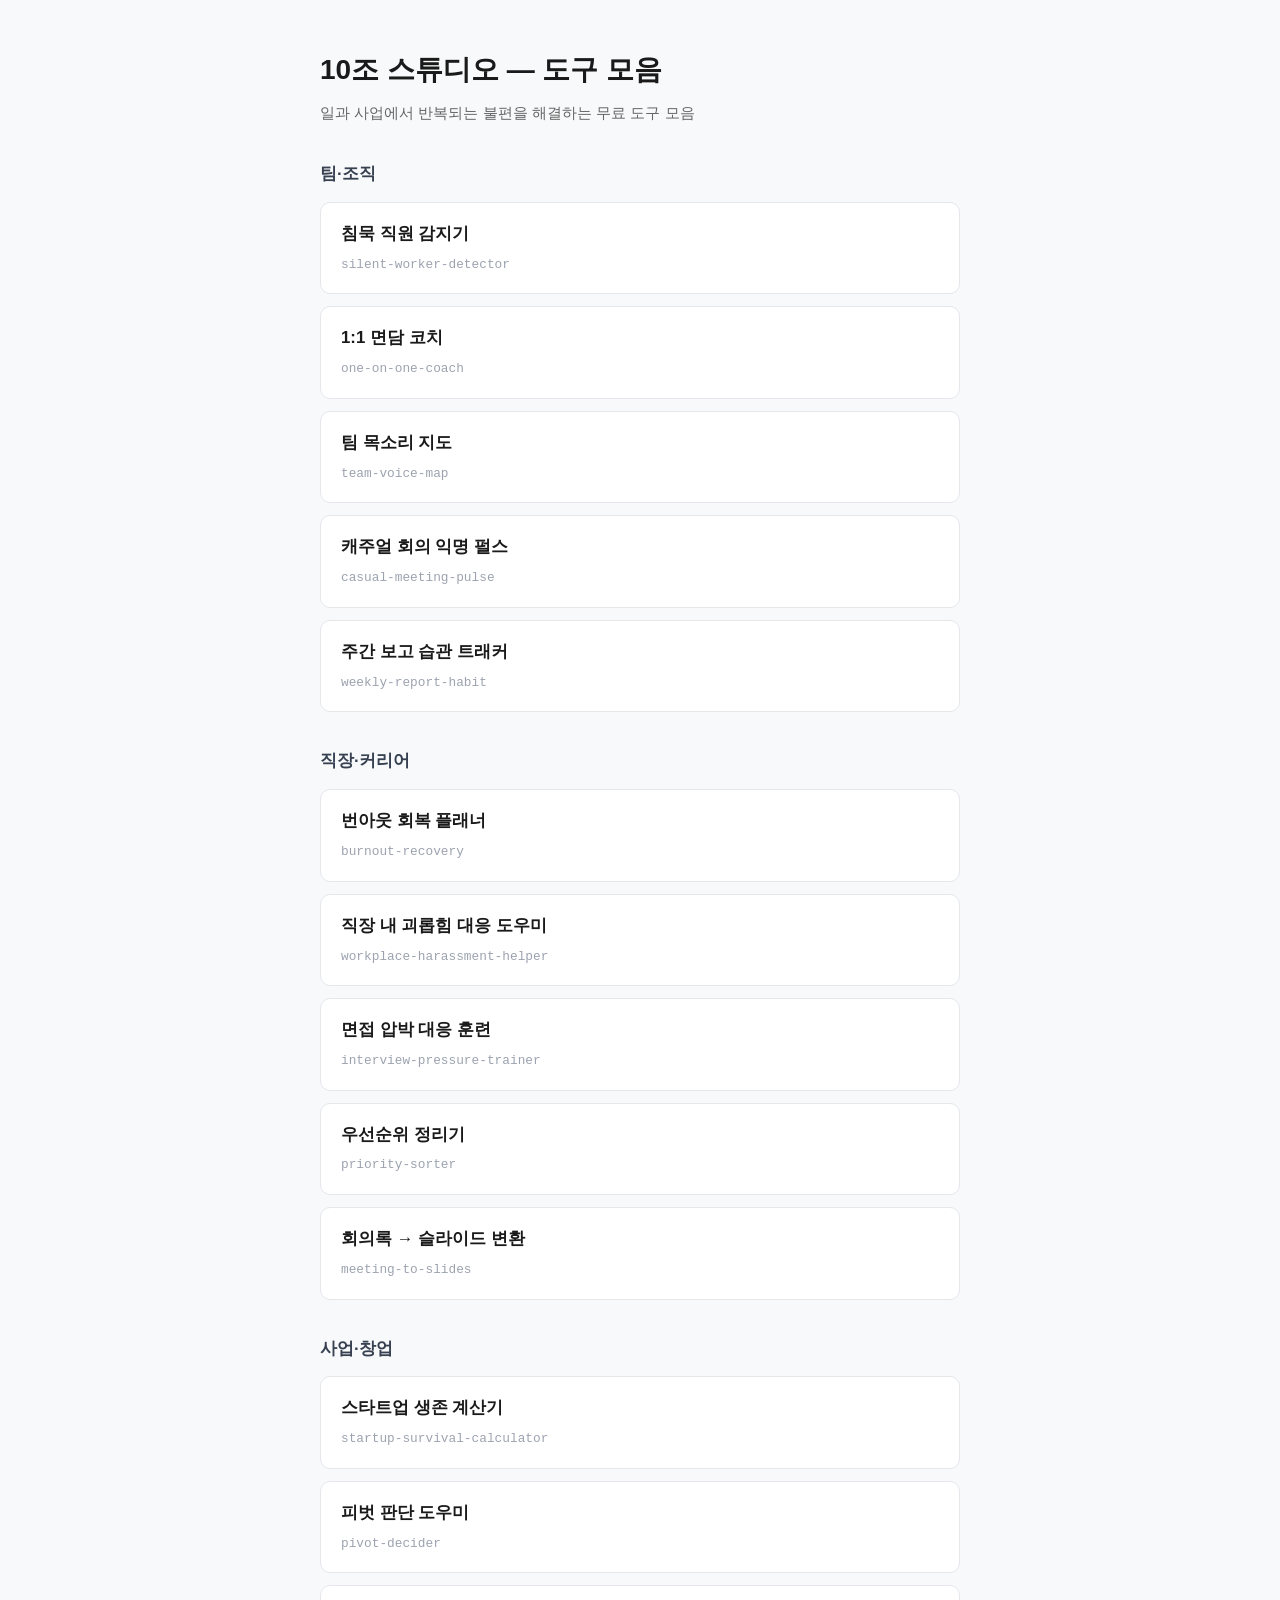
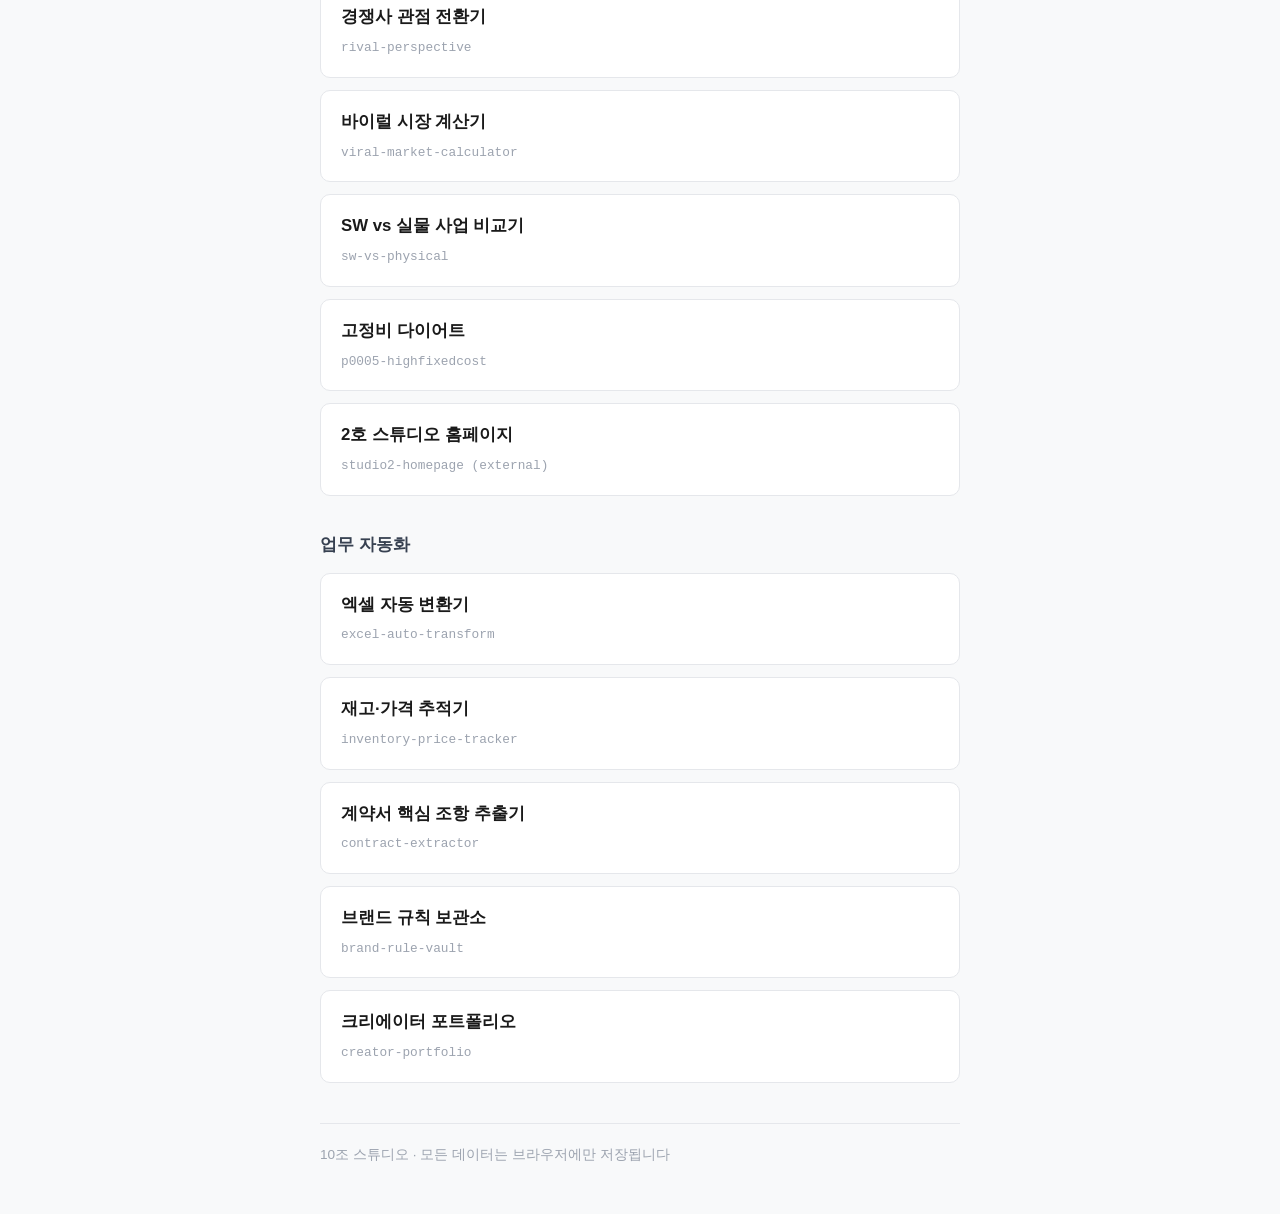
<file: index.html>
<!DOCTYPE html>
<html lang="ko">
<head>
<meta charset="UTF-8">
<meta name="viewport" content="width=device-width, initial-scale=1.0">
<title>10조 스튜디오 — 도구 모음</title>
<style>
  * { box-sizing: border-box; }
  body {
    font-family: -apple-system, BlinkMacSystemFont, "Segoe UI", "Malgun Gothic", sans-serif;
    max-width: 680px; margin: 0 auto; padding: 48px 20px;
    background: #f8f9fa; color: #1a1a1a; line-height: 1.6;
  }
  h1 { font-size: 1.75rem; margin: 0 0 8px; }
  .sub { color: #666; margin: 0 0 32px; font-size: 0.95rem; }
  h2 { font-size: 1.05rem; margin: 36px 0 14px; color: #374151; }
  ul { list-style: none; padding: 0; margin: 0; }
  li { margin: 0 0 12px; }
  a {
    display: block; padding: 18px 20px; background: #fff;
    border: 1px solid #e5e7eb; border-radius: 10px;
    text-decoration: none; color: inherit;
    transition: border-color .15s, box-shadow .15s;
  }
  a:hover { border-color: #2563eb; box-shadow: 0 2px 8px rgba(37,99,235,.12); }
  strong { display: block; font-size: 1.05rem; margin-bottom: 2px; }
  .slug { font-size: 0.8rem; color: #9ca3af; font-family: ui-monospace, monospace; }
  footer { margin-top: 40px; padding-top: 20px; border-top: 1px solid #e5e7eb; font-size: 0.85rem; color: #9ca3af; }
</style>
</head>
<body>
  <h1>10조 스튜디오 — 도구 모음</h1>
  <p class="sub">일과 사업에서 반복되는 불편을 해결하는 무료 도구 모음</p>

  <h2>팀·조직</h2>
  <ul>
      <li><a href="./silent-worker-detector/"><strong>침묵 직원 감지기</strong><span class="slug">silent-worker-detector</span></a></li>
      <li><a href="./one-on-one-coach/"><strong>1:1 면담 코치</strong><span class="slug">one-on-one-coach</span></a></li>
      <li><a href="./team-voice-map/"><strong>팀 목소리 지도</strong><span class="slug">team-voice-map</span></a></li>
      <li><a href="./casual-meeting-pulse/"><strong>캐주얼 회의 익명 펄스</strong><span class="slug">casual-meeting-pulse</span></a></li>
      <li><a href="./weekly-report-habit/"><strong>주간 보고 습관 트래커</strong><span class="slug">weekly-report-habit</span></a></li>
  </ul>

  <h2>직장·커리어</h2>
  <ul>
      <li><a href="./burnout-recovery/"><strong>번아웃 회복 플래너</strong><span class="slug">burnout-recovery</span></a></li>
      <li><a href="./workplace-harassment-helper/"><strong>직장 내 괴롭힘 대응 도우미</strong><span class="slug">workplace-harassment-helper</span></a></li>
      <li><a href="./interview-pressure-trainer/"><strong>면접 압박 대응 훈련</strong><span class="slug">interview-pressure-trainer</span></a></li>
      <li><a href="./priority-sorter/"><strong>우선순위 정리기</strong><span class="slug">priority-sorter</span></a></li>
      <li><a href="./meeting-to-slides/"><strong>회의록 → 슬라이드 변환</strong><span class="slug">meeting-to-slides</span></a></li>
  </ul>

  <h2>사업·창업</h2>
  <ul>
      <li><a href="./startup-survival-calculator/"><strong>스타트업 생존 계산기</strong><span class="slug">startup-survival-calculator</span></a></li>
      <li><a href="./pivot-decider/"><strong>피벗 판단 도우미</strong><span class="slug">pivot-decider</span></a></li>
      <li><a href="./rival-perspective/"><strong>경쟁사 관점 전환기</strong><span class="slug">rival-perspective</span></a></li>
      <li><a href="./viral-market-calculator/"><strong>바이럴 시장 계산기</strong><span class="slug">viral-market-calculator</span></a></li>
      <li><a href="./sw-vs-physical/"><strong>SW vs 실물 사업 비교기</strong><span class="slug">sw-vs-physical</span></a></li>
      <li><a href="./p0005-highfixedcost/"><strong>고정비 다이어트</strong><span class="slug">p0005-highfixedcost</span></a></li>
      <li><a href="https://tttd1us-design.github.io/studio2-homepage/"><strong>2호 스튜디오 홈페이지</strong><span class="slug">studio2-homepage (external)</span></a></li>
  </ul>

  <h2>업무 자동화</h2>
  <ul>
      <li><a href="./excel-auto-transform/"><strong>엑셀 자동 변환기</strong><span class="slug">excel-auto-transform</span></a></li>
      <li><a href="./inventory-price-tracker/"><strong>재고·가격 추적기</strong><span class="slug">inventory-price-tracker</span></a></li>
      <li><a href="./contract-extractor/"><strong>계약서 핵심 조항 추출기</strong><span class="slug">contract-extractor</span></a></li>
      <li><a href="./brand-rule-vault/"><strong>브랜드 규칙 보관소</strong><span class="slug">brand-rule-vault</span></a></li>
      <li><a href="./creator-portfolio/"><strong>크리에이터 포트폴리오</strong><span class="slug">creator-portfolio</span></a></li>
  </ul>

  <footer>10조 스튜디오 · 모든 데이터는 브라우저에만 저장됩니다</footer>
</body>
</html>
</file>
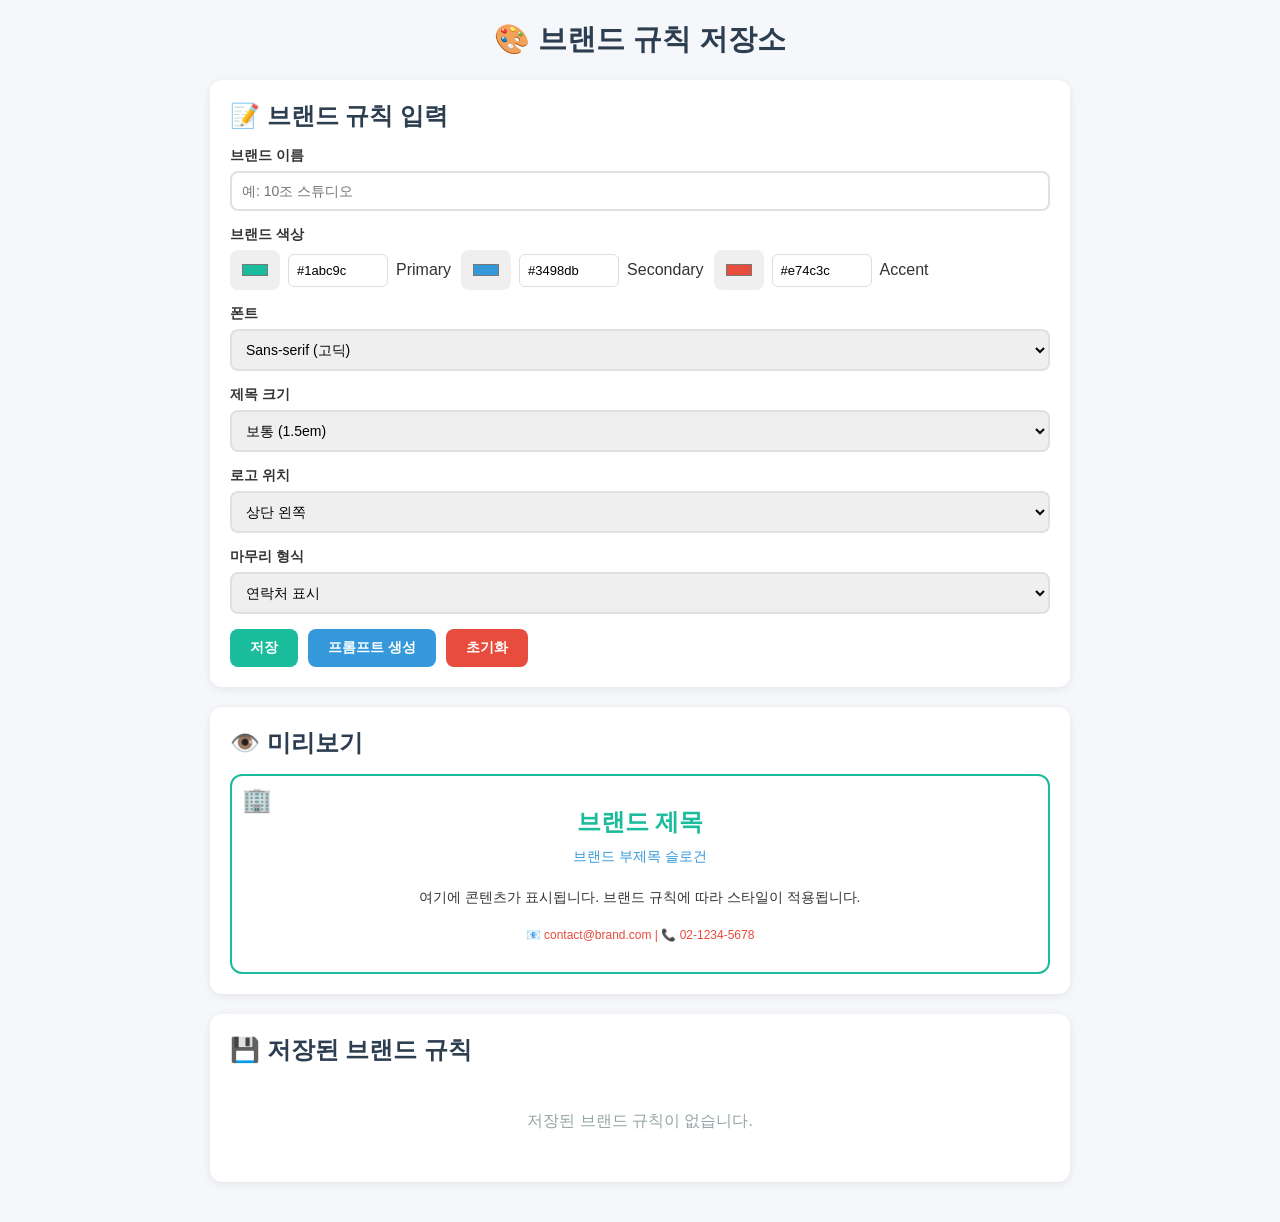
<file: brand-rule-vault/index.html>
<!DOCTYPE html>
<html lang="ko">
<head>
<meta charset="UTF-8">
<meta name="viewport" content="width=device-width, initial-scale=1.0">
<title>브랜드 규칙 저장소</title>
<style>
* { margin: 0; padding: 0; box-sizing: border-box; }
body { font-family: -apple-system, BlinkMacSystemFont, 'Segoe UI', Roboto, sans-serif; background: #f5f7fa; color: #333; min-height: 100vh; }
.container { max-width: 900px; margin: 0 auto; padding: 20px; }
h1 { text-align: center; margin-bottom: 20px; color: #2c3e50; font-size: 1.8em; }
.section { background: #fff; border-radius: 12px; padding: 20px; margin-bottom: 20px; box-shadow: 0 2px 8px rgba(0,0,0,0.08); }
.section h2 { margin-bottom: 15px; color: #2c3e50; }
.form-group { margin-bottom: 15px; }
.form-group label { display: block; margin-bottom: 6px; font-weight: 600; font-size: 14px; }
.form-group input, .form-group select, .form-group textarea { width: 100%; padding: 10px; border: 2px solid #e0e0e0; border-radius: 8px; font-size: 14px; }
.form-group input:focus, .form-group select:focus, .form-group textarea:focus { outline: none; border-color: #1abc9c; }
.color-row { display: flex; gap: 10px; align-items: center; flex-wrap: wrap; }
.color-input { display: flex; align-items: center; gap: 8px; }
.color-input input[type="color"] { width: 50px; height: 40px; border: none; border-radius: 8px; cursor: pointer; }
.color-input input[type="text"] { width: 100px; padding: 8px; border: 1px solid #ddd; border-radius: 6px; font-size: 13px; }
.btn { padding: 10px 20px; border: none; border-radius: 8px; cursor: pointer; font-size: 14px; font-weight: 600; transition: all 0.2s; }
.btn-primary { background: #1abc9c; color: #fff; }
.btn-primary:hover { background: #16a085; }
.btn-secondary { background: #3498db; color: #fff; }
.btn-secondary:hover { background: #2980b9; }
.btn-danger { background: #e74c3c; color: #fff; }
.btn-danger:hover { background: #c0392b; }
.btn-group { display: flex; gap: 10px; margin-top: 12px; flex-wrap: wrap; }
.preview-section { background: #fff; border-radius: 12px; padding: 20px; margin-bottom: 20px; box-shadow: 0 2px 8px rgba(0,0,0,0.08); }
.preview-section h2 { margin-bottom: 15px; color: #2c3e50; }
.brand-preview { border: 2px solid #ecf0f1; border-radius: 12px; padding: 30px; text-align: center; position: relative; min-height: 200px; }
.preview-title { font-weight: 700; margin-bottom: 10px; }
.preview-subtitle { font-size: 14px; margin-bottom: 20px; }
.preview-content { font-size: 14px; line-height: 1.6; }
.preview-logo { position: absolute; font-size: 24px; }
.preview-footer { margin-top: 20px; font-size: 12px; }
.saved-list { background: #fff; border-radius: 12px; padding: 20px; margin-bottom: 20px; box-shadow: 0 2px 8px rgba(0,0,0,0.08); }
.saved-list h2 { margin-bottom: 15px; color: #2c3e50; }
.saved-item { display: flex; align-items: center; justify-content: space-between; padding: 12px; border-bottom: 1px solid #f0f0f0; }
.saved-item:last-child { border-bottom: none; }
.saved-item-name { font-weight: 600; font-size: 14px; }
.saved-item-date { font-size: 12px; color: #95a5a6; }
.saved-item-actions { display: flex; gap: 8px; }
.saved-item-actions button { padding: 6px 12px; font-size: 12px; }
.prompt-output { background: #2c3e50; color: #ecf0f1; padding: 15px; border-radius: 8px; font-family: 'Courier New', monospace; font-size: 13px; white-space: pre-wrap; max-height: 300px; overflow-y: auto; }
.empty-state { text-align: center; padding: 30px; color: #95a5a6; }
@media (max-width: 600px) { .container { padding: 10px; } h1 { font-size: 1.4em; } .btn-group { flex-direction: column; } .btn { width: 100%; } .color-row { flex-direction: column; } }
</style>
</head>
<body>
<div class="container">
<h1>🎨 브랜드 규칙 저장소</h1>

<div class="section">
<h2>📝 브랜드 규칙 입력</h2>
<div class="form-group">
<label for="brandName">브랜드 이름</label>
<input type="text" id="brandName" placeholder="예: 10조 스튜디오">
</div>
<div class="form-group">
<label>브랜드 색상</label>
<div class="color-row">
<div class="color-input">
<input type="color" id="primaryColor" value="#1abc9c" onchange="updatePreview()">
<input type="text" id="primaryColorText" value="#1abc9c" onchange="syncColor('primary')">
<span>Primary</span>
</div>
<div class="color-input">
<input type="color" id="secondaryColor" value="#3498db" onchange="updatePreview()">
<input type="text" id="secondaryColorText" value="#3498db" onchange="syncColor('secondary')">
<span>Secondary</span>
</div>
<div class="color-input">
<input type="color" id="accentColor" value="#e74c3c" onchange="updatePreview()">
<input type="text" id="accentColorText" value="#e74c3c" onchange="syncColor('accent')">
<span>Accent</span>
</div>
</div>
</div>
<div class="form-group">
<label for="fontFamily">폰트</label>
<select id="fontFamily" onchange="updatePreview()">
<option value="sans-serif">Sans-serif (고딕)</option>
<option value="serif">Serif (명조)</option>
<option value="'Courier New', monospace">Monospace</option>
<option value="'Segoe UI', sans-serif">Segoe UI</option>
<option value="'Apple SD Gothic Neo', sans-serif">Apple SD Gothic</option>
</select>
</div>
<div class="form-group">
<label for="titleSize">제목 크기</label>
<select id="titleSize" onchange="updatePreview()">
<option value="1.5em">보통 (1.5em)</option>
<option value="2em">큰 (2em)</option>
<option value="2.5em">아주 큰 (2.5em)</option>
<option value="1.2em">작은 (1.2em)</option>
</select>
</div>
<div class="form-group">
<label for="logoPosition">로고 위치</label>
<select id="logoPosition" onchange="updatePreview()">
<option value="top-left">상단 왼쪽</option>
<option value="top-center">상단 중앙</option>
<option value="top-right">상단 오른쪽</option>
<option value="bottom-left">하단 왼쪽</option>
<option value="bottom-center">하단 중앙</option>
<option value="bottom-right">하단 오른쪽</option>
</select>
</div>
<div class="form-group">
<label for="endingStyle">마무리 형식</label>
<select id="endingStyle" onchange="updatePreview()">
<option value="contact">연락처 표시</option>
<option value="slogan">슬로건 표시</option>
<option value="social">소셜 미디어 링크</option>
<option value="none">없음</option>
</select>
</div>
<div class="btn-group">
<button class="btn btn-primary" onclick="saveBrand()">저장</button>
<button class="btn btn-secondary" onclick="generatePrompt()">프롬프트 생성</button>
<button class="btn btn-danger" onclick="clearForm()">초기화</button>
</div>
</div>

<div class="preview-section">
<h2>👁️ 미리보기</h2>
<div class="brand-preview" id="brandPreview">
<div class="preview-logo" id="previewLogo">🏢</div>
<div class="preview-title" id="previewTitle">브랜드 제목</div>
<div class="preview-subtitle" id="previewSubtitle">브랜드 부제목</div>
<div class="preview-content" id="previewContent">여기에 콘텐츠가 표시됩니다.</div>
<div class="preview-footer" id="previewFooter">© 2026 브랜드. All rights reserved.</div>
</div>
</div>

<div class="section" id="promptSection" style="display:none;">
<h2>🤖 AI에게 붙여넣을 프롬프트</h2>
<div class="prompt-output" id="promptOutput"></div>
<div class="btn-group">
<button class="btn btn-primary" onclick="copyPrompt()">클립보드 복사</button>
</div>
</div>

<div class="saved-list" id="savedList">
<h2>💾 저장된 브랜드 규칙</h2>
<div id="savedListContainer"></div>
</div>
</div>

<script>
const STORAGE_KEY = 'brand-rule-vault-sets';

function loadBrands() {
try { return JSON.parse(localStorage.getItem(STORAGE_KEY)) || []; }
catch { return []; }
}

function saveBrands(brands) {
localStorage.setItem(STORAGE_KEY, JSON.stringify(brands));
}

function saveBrand() {
const name = document.getElementById('brandName').value.trim();
if (!name) { alert('브랜드 이름을 입력해주세요.'); return; }

const brand = {
id: Date.now(),
name: name,
primaryColor: document.getElementById('primaryColor').value,
secondaryColor: document.getElementById('secondaryColor').value,
accentColor: document.getElementById('accentColor').value,
fontFamily: document.getElementById('fontFamily').value,
titleSize: document.getElementById('titleSize').value,
logoPosition: document.getElementById('logoPosition').value,
endingStyle: document.getElementById('endingStyle').value,
createdAt: new Date().toLocaleString('ko-KR')
};

const brands = loadBrands();
brands.push(brand);
saveBrands(brands);
renderSavedList();
alert(`"${name}" 브랜드가 저장되었습니다!`);
}

function deleteBrand(id) {
if (!confirm('이 브랜드 규칙을 삭제하시겠습니까?')) return;
const brands = loadBrands().filter(b => b.id !== id);
saveBrands(brands);
renderSavedList();
}

function loadBrand(id) {
const brand = loadBrands().find(b => b.id === id);
if (!brand) return;

document.getElementById('brandName').value = brand.name;
document.getElementById('primaryColor').value = brand.primaryColor;
document.getElementById('primaryColorText').value = brand.primaryColor;
document.getElementById('secondaryColor').value = brand.secondaryColor;
document.getElementById('secondaryColorText').value = brand.secondaryColor;
document.getElementById('accentColor').value = brand.accentColor;
document.getElementById('accentColorText').value = brand.accentColor;
document.getElementById('fontFamily').value = brand.fontFamily;
document.getElementById('titleSize').value = brand.titleSize;
document.getElementById('logoPosition').value = brand.logoPosition;
document.getElementById('endingStyle').value = brand.endingStyle;

updatePreview();
}

function updatePreview() {
const primary = document.getElementById('primaryColor').value;
const secondary = document.getElementById('secondaryColor').value;
const accent = document.getElementById('accentColor').value;
const fontFamily = document.getElementById('fontFamily').value;
const titleSize = document.getElementById('titleSize').value;
const logoPosition = document.getElementById('logoPosition').value;
const endingStyle = document.getElementById('endingStyle').value;
const brandName = document.getElementById('brandName').value || '브랜드 제목';

const preview = document.getElementById('brandPreview');
preview.style.fontFamily = fontFamily;
preview.style.borderColor = primary;

document.getElementById('previewTitle').textContent = brandName;
document.getElementById('previewTitle').style.fontSize = titleSize;
document.getElementById('previewTitle').style.color = primary;

document.getElementById('previewSubtitle').textContent = '브랜드 부제목 슬로건';
document.getElementById('previewSubtitle').style.color = secondary;

document.getElementById('previewContent').textContent = '여기에 콘텐츠가 표시됩니다. 브랜드 규칙에 따라 스타일이 적용됩니다.';
document.getElementById('previewContent').style.color = '#333';

// Logo position
const logo = document.getElementById('previewLogo');
const positions = {
'top-left': { top: '10px', left: '10px' },
'top-center': { top: '10px', left: '50%', transform: 'translateX(-50%)' },
'top-right': { top: '10px', right: '10px' },
'bottom-left': { bottom: '10px', left: '10px' },
'bottom-center': { bottom: '10px', left: '50%', transform: 'translateX(-50%)' },
'bottom-right': { bottom: '10px', right: '10px' }
};
const pos = positions[logoPosition] || positions['top-left'];
logo.style.top = pos.top || 'auto';
logo.style.left = pos.left || 'auto';
logo.style.right = pos.right || 'auto';
logo.style.bottom = pos.bottom || 'auto';
logo.style.transform = pos.transform || 'none';

// Footer
const footer = document.getElementById('previewFooter');
if (endingStyle === 'contact') {
footer.textContent = '📧 contact@brand.com | 📞 02-1234-5678';
} else if (endingStyle === 'slogan') {
footer.textContent = '"우리의 슬로건을 여기에 입력하세요"';
} else if (endingStyle === 'social') {
footer.textContent = '🐦 Twitter | 📘 Instagram | 💼 LinkedIn';
} else {
footer.textContent = '© 2026 브랜드. All rights reserved.';
}
footer.style.color = accent;
}

function syncColor(type) {
const textInput = document.getElementById(type + 'ColorText');
const colorInput = document.getElementById(type + 'Color');
colorInput.value = textInput.value;
updatePreview();
}

function generatePrompt() {
const name = document.getElementById('brandName').value.trim() || '브랜드';
const primary = document.getElementById('primaryColor').value;
const secondary = document.getElementById('secondaryColor').value;
const accent = document.getElementById('accentColor').value;
const fontFamily = document.getElementById('fontFamily').value;
const titleSize = document.getElementById('titleSize').value;
const logoPosition = document.getElementById('logoPosition').value;
const endingStyle = document.getElementById('endingStyle').value;

const fontLabel = {
'sans-serif': '고딕체',
'serif': '명조체',
"'Courier New', monospace": "고정폭 글꼴",
"'Segoe UI', sans-serif": "Segoe UI",
"'Apple SD Gothic Neo', sans-serif": "Apple SD Gothic Neo"
};

const positionLabel = {
'top-left': '상단 왼쪽',
'top-center': '상단 중앙',
'top-right': '상단 오른쪽',
'bottom-left': '하단 왼쪽',
'bottom-center': '하단 중앙',
'bottom-right': '하단 오른쪽'
};

const endingLabel = {
'contact': '연락처 표시',
'slogan': '슬로건 표시',
'social': '소셜 미디어 링크 표시',
'none': '표시 없음'
};

const prompt = `[${name} 브랜드 디자인 가이드]

## 색상
- Primary: ${primary} (제목, 강조 요소)
- Secondary: ${secondary} (부제목, 보조 요소)
- Accent: ${accent} (마무리 요소, 경고)

## 타이포그래피
- 폰트: ${fontLabel[fontFamily] || fontFamily}
- 제목 크기: ${titleSize}

## 레이아웃
- 로고 위치: ${positionLabel[logoPosition] || logoPosition}
- 마무리 형식: ${endingLabel[endingStyle] || endingStyle}

## 적용 규칙
1. 제목은 Primary 색상, ${titleSize} 크기 사용
2. 부제목은 Secondary 색상 사용
3. 모든 텍스트는 ${fontLabel[fontFamily] || fontFamily} 폰트 사용
4. 로고는 ${positionLabel[logoPosition] || logoPosition}에 배치
5. 마무리 영역은 ${endingLabel[endingStyle] || endingStyle} 형식으로 표시

이 규칙을 모든 발표자료, 문서, 웹 페이지에 일관되게 적용해주세요.`;

document.getElementById('promptOutput').textContent = prompt;
document.getElementById('promptSection').style.display = 'block';
}

function copyPrompt() {
const text = document.getElementById('promptOutput').textContent;
if (!text) { alert('프롬프트를 먼저 생성해주세요.'); return; }
navigator.clipboard.writeText(text).then(() => {
alert('클립보드에 복사되었습니다!');
}).catch(() => {
const textarea = document.createElement('textarea');
textarea.value = text;
document.body.appendChild(textarea);
textarea.select();
document.execCommand('copy');
document.body.removeChild(textarea);
alert('클립보드에 복사되었습니다!');
});
}

function renderSavedList() {
const brands = loadBrands();
const container = document.getElementById('savedListContainer');
if (brands.length === 0) {
container.innerHTML = '<div class="empty-state">저장된 브랜드 규칙이 없습니다.</div>';
return;
}
container.innerHTML = brands.map(b => `
<div class="saved-item">
<div>
<div class="saved-item-name">${escapeHtml(b.name)}</div>
<div class="saved-item-date">${b.createdAt}</div>
</div>
<div class="saved-item-actions">
<button class="btn btn-secondary" onclick="loadBrand(${b.id})">불러오기</button>
<button class="btn btn-danger" onclick="deleteBrand(${b.id})">삭제</button>
</div>
</div>
`).join('');
}

function clearForm() {
document.getElementById('brandName').value = '';
document.getElementById('primaryColor').value = '#1abc9c';
document.getElementById('primaryColorText').value = '#1abc9c';
document.getElementById('secondaryColor').value = '#3498db';
document.getElementById('secondaryColorText').value = '#3498db';
document.getElementById('accentColor').value = '#e74c3c';
document.getElementById('accentColorText').value = '#e74c3c';
document.getElementById('fontFamily').value = 'sans-serif';
document.getElementById('titleSize').value = '1.5em';
document.getElementById('logoPosition').value = 'top-left';
document.getElementById('endingStyle').value = 'contact';
document.getElementById('promptSection').style.display = 'none';
updatePreview();
}

function escapeHtml(text) {
const div = document.createElement('div');
div.textContent = text;
return div.innerHTML;
}

// Initialize
updatePreview();
renderSavedList();
</script>
</body>
</html>
</file>
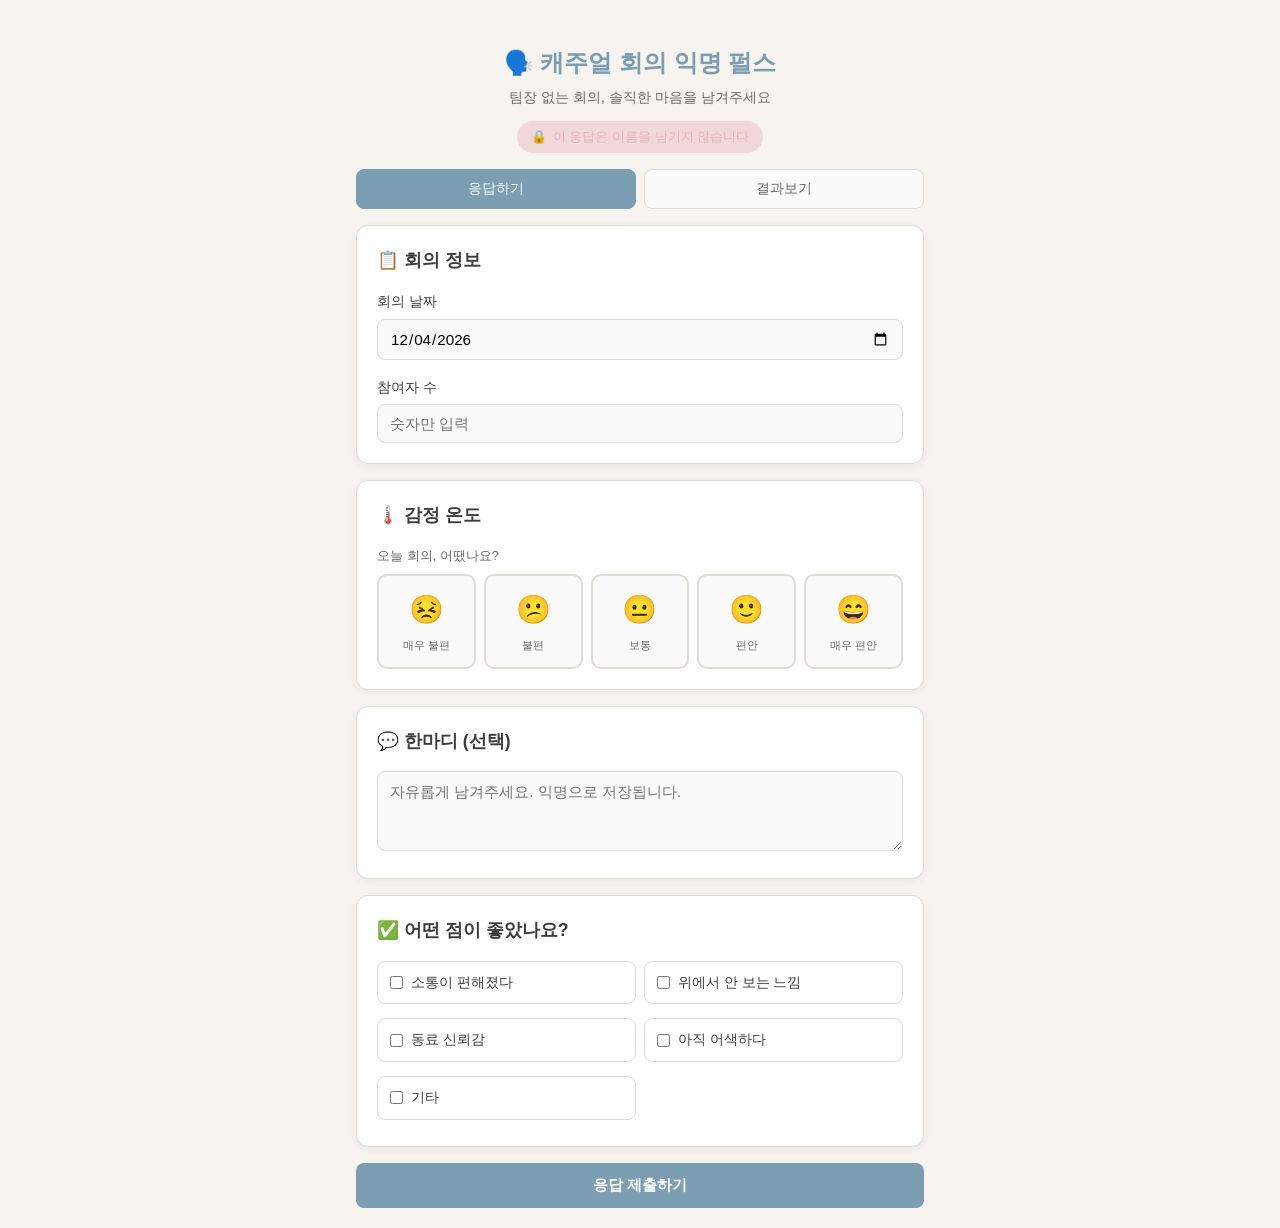
<file: casual-meeting-pulse/index.html>
<!DOCTYPE html>
<html lang="ko">
<head>
<meta charset="UTF-8">
<meta name="viewport" content="width=device-width, initial-scale=1.0">
<title>캐주얼 회의 익명 펄스</title>
<style>
  :root {
    --bg: #f7f4ef;
    --card: #ffffff;
    --primary: #7c9eb2;
    --primary-light: #a8c4d4;
    --accent: #e8b4b8;
    --accent-light: #f2d7d9;
    --text: #3d3d3d;
    --text-light: #6b6b6b;
    --border: #e0dcd5;
    --success: #8fbc8f;
    --warning: #daa520;
    --danger: #cd5c5c;
    --radius: 12px;
    --shadow: 0 2px 8px rgba(0,0,0,0.06);
  }

  * {
    margin: 0;
    padding: 0;
    box-sizing: border-box;
  }

  body {
    font-family: -apple-system, BlinkMacSystemFont, 'Segoe UI', 'Noto Sans KR', sans-serif;
    background: var(--bg);
    color: var(--text);
    line-height: 1.6;
    min-height: 100vh;
  }

  .container {
    max-width: 600px;
    margin: 0 auto;
    padding: 20px 16px;
  }

  header {
    text-align: center;
    padding: 24px 0 16px;
  }

  header h1 {
    font-size: 1.5rem;
    font-weight: 700;
    color: var(--primary);
    margin-bottom: 4px;
  }

  header p {
    font-size: 0.875rem;
    color: var(--text-light);
  }

  .anonymous-badge {
    display: inline-flex;
    align-items: center;
    gap: 6px;
    background: var(--accent-light);
    color: var(--accent);
    padding: 6px 14px;
    border-radius: 20px;
    font-size: 0.8rem;
    font-weight: 500;
    margin-top: 12px;
  }

  .card {
    background: var(--card);
    border-radius: var(--radius);
    padding: 20px;
    margin-bottom: 16px;
    box-shadow: var(--shadow);
    border: 1px solid var(--border);
  }

  .card h2 {
    font-size: 1.1rem;
    font-weight: 600;
    margin-bottom: 16px;
    color: var(--text);
  }

  .form-group {
    margin-bottom: 16px;
  }

  .form-group:last-child {
    margin-bottom: 0;
  }

  label {
    display: block;
    font-size: 0.875rem;
    font-weight: 500;
    margin-bottom: 6px;
    color: var(--text);
  }

  input[type="date"],
  input[type="number"],
  textarea {
    width: 100%;
    padding: 10px 12px;
    border: 1px solid var(--border);
    border-radius: 8px;
    font-size: 0.95rem;
    font-family: inherit;
    background: #fafafa;
    transition: border-color 0.2s;
  }

  input[type="date"]:focus,
  input[type="number"]:focus,
  textarea:focus {
    outline: none;
    border-color: var(--primary);
    background: #fff;
  }

  textarea {
    resize: vertical;
    min-height: 80px;
  }

  .emoji-select {
    display: flex;
    gap: 8px;
    justify-content: space-between;
    margin-top: 8px;
  }

  .emoji-option {
    flex: 1;
    display: flex;
    flex-direction: column;
    align-items: center;
    padding: 12px 4px;
    border: 2px solid var(--border);
    border-radius: 10px;
    cursor: pointer;
    transition: all 0.2s;
    background: #fafafa;
  }

  .emoji-option:hover {
    border-color: var(--primary-light);
    background: #f0f7fa;
  }

  .emoji-option.selected {
    border-color: var(--primary);
    background: #e8f4f8;
  }

  .emoji-option .emoji {
    font-size: 1.75rem;
    margin-bottom: 4px;
  }

  .emoji-option .label {
    font-size: 0.7rem;
    color: var(--text-light);
    text-align: center;
  }

  .category-grid {
    display: grid;
    grid-template-columns: 1fr 1fr;
    gap: 8px;
  }

  .category-item {
    display: flex;
    align-items: center;
    gap: 8px;
    padding: 10px 12px;
    border: 1px solid var(--border);
    border-radius: 8px;
    cursor: pointer;
    transition: all 0.2s;
    font-size: 0.85rem;
  }

  .category-item:hover {
    border-color: var(--primary-light);
  }

  .category-item.checked {
    border-color: var(--primary);
    background: #e8f4f8;
  }

  .category-item input[type="checkbox"] {
    accent-color: var(--primary);
  }

  .btn {
    display: inline-flex;
    align-items: center;
    justify-content: center;
    gap: 8px;
    width: 100%;
    padding: 12px 20px;
    border: none;
    border-radius: 8px;
    font-size: 0.95rem;
    font-weight: 600;
    cursor: pointer;
    transition: all 0.2s;
    font-family: inherit;
  }

  .btn-primary {
    background: var(--primary);
    color: #fff;
  }

  .btn-primary:hover {
    background: #6a8ca0;
  }

  .btn-danger {
    background: var(--danger);
    color: #fff;
    font-size: 0.85rem;
    padding: 8px 16px;
    width: auto;
  }

  .btn-danger:hover {
    background: #b84a4a;
  }

  .btn-secondary {
    background: var(--border);
    color: var(--text);
    font-size: 0.85rem;
    padding: 8px 16px;
    width: auto;
  }

  .btn-secondary:hover {
    background: #d0ccc5;
  }

  /* Dashboard */
  .stats-grid {
    display: grid;
    grid-template-columns: 1fr 1fr;
    gap: 12px;
    margin-bottom: 16px;
  }

  .stat-box {
    background: #f8f9fa;
    border-radius: 10px;
    padding: 16px;
    text-align: center;
  }

  .stat-value {
    font-size: 2rem;
    font-weight: 700;
    color: var(--primary);
  }

  .stat-label {
    font-size: 0.8rem;
    color: var(--text-light);
    margin-top: 4px;
  }

  .chart-container {
    margin-top: 12px;
  }

  .chart-bar {
    display: flex;
    align-items: center;
    gap: 10px;
    margin-bottom: 10px;
  }

  .chart-label {
    width: 100px;
    font-size: 0.8rem;
    color: var(--text-light);
    text-align: right;
    flex-shrink: 0;
  }

  .chart-track {
    flex: 1;
    height: 24px;
    background: #f0f0f0;
    border-radius: 12px;
    overflow: hidden;
    position: relative;
  }

  .chart-fill {
    height: 100%;
    border-radius: 12px;
    transition: width 0.5s ease;
    display: flex;
    align-items: center;
    justify-content: flex-end;
    padding-right: 8px;
  }

  .chart-count {
    font-size: 0.75rem;
    font-weight: 600;
    color: #fff;
    min-width: 16px;
  }

  .chart-count-outside {
    font-size: 0.75rem;
    font-weight: 600;
    color: var(--text-light);
    min-width: 20px;
  }

  .response-list {
    margin-top: 12px;
  }

  .response-item {
    background: #f8f9fa;
    border-radius: 8px;
    padding: 12px;
    margin-bottom: 8px;
    border-left: 3px solid var(--primary-light);
  }

  .response-item .response-header {
    display: flex;
    justify-content: space-between;
    align-items: center;
    margin-bottom: 6px;
  }

  .response-item .response-emoji {
    font-size: 1.25rem;
  }

  .response-item .response-date {
    font-size: 0.75rem;
    color: var(--text-light);
  }

  .response-item .response-text {
    font-size: 0.875rem;
    color: var(--text);
    word-break: break-word;
  }

  .response-item .response-categories {
    display: flex;
    flex-wrap: wrap;
    gap: 4px;
    margin-top: 6px;
  }

  .response-item .category-tag {
    font-size: 0.7rem;
    background: var(--accent-light);
    color: var(--accent);
    padding: 2px 8px;
    border-radius: 10px;
  }

  .empty-state {
    text-align: center;
    padding: 32px 16px;
    color: var(--text-light);
  }

  .empty-state .empty-icon {
    font-size: 2.5rem;
    margin-bottom: 8px;
  }

  .empty-state p {
    font-size: 0.875rem;
  }

  .section-header {
    display: flex;
    justify-content: space-between;
    align-items: center;
    margin-bottom: 16px;
  }

  .section-header h2 {
    margin-bottom: 0;
  }

  .hidden {
    display: none !important;
  }

  .tab-nav {
    display: flex;
    gap: 8px;
    margin-bottom: 16px;
  }

  .tab-btn {
    flex: 1;
    padding: 10px;
    border: 1px solid var(--border);
    border-radius: 8px;
    background: #fafafa;
    cursor: pointer;
    font-size: 0.875rem;
    font-weight: 500;
    color: var(--text-light);
    transition: all 0.2s;
    font-family: inherit;
  }

  .tab-btn.active {
    background: var(--primary);
    color: #fff;
    border-color: var(--primary);
  }

  .tab-content {
    display: none;
  }

  .tab-content.active {
    display: block;
  }

  .confirm-dialog {
    position: fixed;
    top: 0;
    left: 0;
    right: 0;
    bottom: 0;
    background: rgba(0,0,0,0.4);
    display: flex;
    align-items: center;
    justify-content: center;
    z-index: 1000;
    padding: 20px;
  }

  .confirm-dialog .dialog-box {
    background: #fff;
    border-radius: var(--radius);
    padding: 24px;
    max-width: 320px;
    width: 100%;
    text-align: center;
  }

  .confirm-dialog .dialog-box h3 {
    font-size: 1.1rem;
    margin-bottom: 8px;
  }

  .confirm-dialog .dialog-box p {
    font-size: 0.875rem;
    color: var(--text-light);
    margin-bottom: 20px;
  }

  .confirm-dialog .dialog-actions {
    display: flex;
    gap: 8px;
  }

  .confirm-dialog .dialog-actions .btn {
    flex: 1;
  }

  .toast {
    position: fixed;
    bottom: 24px;
    left: 50%;
    transform: translateX(-50%) translateY(100px);
    background: var(--text);
    color: #fff;
    padding: 10px 20px;
    border-radius: 8px;
    font-size: 0.875rem;
    opacity: 0;
    transition: all 0.3s;
    z-index: 1001;
  }

  .toast.show {
    transform: translateX(-50%) translateY(0);
    opacity: 1;
  }

  @media (max-width: 400px) {
    .emoji-select {
      gap: 4px;
    }
    .emoji-option {
      padding: 8px 2px;
    }
    .emoji-option .emoji {
      font-size: 1.5rem;
    }
    .emoji-option .label {
      font-size: 0.65rem;
    }
    .category-grid {
      grid-template-columns: 1fr;
    }
    .chart-label {
      width: 80px;
      font-size: 0.75rem;
    }
  }
</style>
</head>
<body>
<div class="container">
  <header>
    <h1>🗣️ 캐주얼 회의 익명 펄스</h1>
    <p>팀장 없는 회의, 솔직한 마음을 남겨주세요</p>
    <div class="anonymous-badge">
      <span>🔒</span>
      <span>이 응답은 이름을 남기지 않습니다</span>
    </div>
  </header>

  <div class="tab-nav">
    <button class="tab-btn active" data-tab="submit">응답하기</button>
    <button class="tab-btn" data-tab="dashboard">결과보기</button>
  </div>

  <!-- 응답 탭 -->
  <div id="tab-submit" class="tab-content active">
    <div class="card">
      <h2>📋 회의 정보</h2>
      <div class="form-group">
        <label for="meetingDate">회의 날짜</label>
        <input type="date" id="meetingDate">
      </div>
      <div class="form-group">
        <label for="participantCount">참여자 수</label>
        <input type="number" id="participantCount" min="1" max="100" placeholder="숫자만 입력">
      </div>
    </div>

    <div class="card">
      <h2>🌡️ 감정 온도</h2>
      <p style="font-size:0.8rem;color:var(--text-light);margin-bottom:8px;">오늘 회의, 어땠나요?</p>
      <div class="emoji-select" id="emojiSelect">
        <div class="emoji-option" data-value="1">
          <span class="emoji">😣</span>
          <span class="label">매우 불편</span>
        </div>
        <div class="emoji-option" data-value="2">
          <span class="emoji">😕</span>
          <span class="label">불편</span>
        </div>
        <div class="emoji-option" data-value="3">
          <span class="emoji">😐</span>
          <span class="label">보통</span>
        </div>
        <div class="emoji-option" data-value="4">
          <span class="emoji">🙂</span>
          <span class="label">편안</span>
        </div>
        <div class="emoji-option" data-value="5">
          <span class="emoji">😄</span>
          <span class="label">매우 편안</span>
        </div>
      </div>
    </div>

    <div class="card">
      <h2>💬 한마디 (선택)</h2>
      <div class="form-group">
        <textarea id="commentText" placeholder="자유롭게 남겨주세요. 익명으로 저장됩니다."></textarea>
      </div>
    </div>

    <div class="card">
      <h2>✅ 어떤 점이 좋았나요?</h2>
      <div class="category-grid" id="categoryGrid">
        <label class="category-item">
          <input type="checkbox" value="소통이 편해졌다">
          <span>소통이 편해졌다</span>
        </label>
        <label class="category-item">
          <input type="checkbox" value="위에서 안 보는 느낌">
          <span>위에서 안 보는 느낌</span>
        </label>
        <label class="category-item">
          <input type="checkbox" value="동료 신뢰감">
          <span>동료 신뢰감</span>
        </label>
        <label class="category-item">
          <input type="checkbox" value="아직 어색하다">
          <span>아직 어색하다</span>
        </label>
        <label class="category-item">
          <input type="checkbox" value="기타">
          <span>기타</span>
        </label>
      </div>
    </div>

    <button class="btn btn-primary" id="submitBtn">응답 제출하기</button>
  </div>

  <!-- 대시보드 탭 -->
  <div id="tab-dashboard" class="tab-content">
    <div class="card">
      <div class="section-header">
        <h2>📊 결과 대시보드</h2>
        <button class="btn btn-danger" id="resetBtn">데이터 초기화</button>
      </div>
      <div class="stats-grid">
        <div class="stat-box">
          <div class="stat-value" id="avgScore">-</div>
          <div class="stat-label">평균 감정 온도</div>
        </div>
        <div class="stat-box">
          <div class="stat-value" id="totalCount">0</div>
          <div class="stat-label">총 응답 수</div>
        </div>
      </div>
    </div>

    <div class="card">
      <h2>📈 카테고리별 응답</h2>
      <div class="chart-container" id="chartContainer">
        <div class="empty-state">
          <div class="empty-icon">📊</div>
          <p>아직 응답이 없습니다</p>
        </div>
      </div>
    </div>

    <div class="card">
      <h2>📝 최근 응답</h2>
      <div class="response-list" id="responseList">
        <div class="empty-state">
          <div class="empty-icon">💬</div>
          <p>아직 응답이 없습니다</p>
        </div>
      </div>
    </div>
  </div>
</div>

<!-- 초기화 확인 다이얼로그 -->
<div class="confirm-dialog hidden" id="confirmDialog">
  <div class="dialog-box">
    <h3>⚠️ 데이터 초기화</h3>
    <p>모든 응답 데이터가 삭제됩니다.<br>정말 초기화하시겠습니까?</p>
    <div class="dialog-actions">
      <button class="btn btn-secondary" id="cancelReset">취소</button>
      <button class="btn btn-danger" id="confirmReset">초기화</button>
    </div>
  </div>
</div>

<!-- 토스트 알림 -->
<div class="toast" id="toast"></div>

<script>
(function() {
  'use strict';

  const STORAGE_KEY = 'casual_meeting_pulse_responses';
  const EMOJI_MAP = { 1: '😣', 2: '😕', 3: '😐', 4: '🙂', 5: '😄' };
  const CATEGORY_COLORS = {
    '소통이 편해졌다': '#7c9eb2',
    '위에서 안 보는 느낌': '#a8c4d4',
    '동료 신뢰감': '#8fbc8f',
    '아직 어색하다': '#e8b4b8',
    '기타': '#daa520'
  };

  // DOM 요소
  const meetingDateEl = document.getElementById('meetingDate');
  const participantCountEl = document.getElementById('participantCount');
  const emojiSelectEl = document.getElementById('emojiSelect');
  const commentTextEl = document.getElementById('commentText');
  const categoryGridEl = document.getElementById('categoryGrid');
  const submitBtn = document.getElementById('submitBtn');
  const resetBtn = document.getElementById('resetBtn');
  const confirmDialog = document.getElementById('confirmDialog');
  const cancelResetBtn = document.getElementById('cancelReset');
  const confirmResetBtn = document.getElementById('confirmReset');
  const toast = document.getElementById('toast');
  const tabBtns = document.querySelectorAll('.tab-btn');
  const tabContents = document.querySelectorAll('.tab-content');

  let selectedEmoji = null;

  // 초기화
  function init() {
    // 오늘 날짜 기본값
    meetingDateEl.valueAsDate = new Date();

    // 이모지 선택 이벤트
    emojiSelectEl.querySelectorAll('.emoji-option').forEach(option => {
      option.addEventListener('click', () => {
        emojiSelectEl.querySelectorAll('.emoji-option').forEach(o => o.classList.remove('selected'));
        option.classList.add('selected');
        selectedEmoji = parseInt(option.dataset.value);
      });
    });

    // 카테고리 체크박스 이벤트
    categoryGridEl.querySelectorAll('.category-item input').forEach(checkbox => {
      checkbox.addEventListener('change', () => {
        const item = checkbox.closest('.category-item');
        if (checkbox.checked) {
          item.classList.add('checked');
        } else {
          item.classList.remove('checked');
        }
      });
    });

    // 제출 버튼
    submitBtn.addEventListener('click', handleSubmit);

    // 초기화 버튼
    resetBtn.addEventListener('click', () => {
      confirmDialog.classList.remove('hidden');
    });
    cancelResetBtn.addEventListener('click', () => {
      confirmDialog.classList.add('hidden');
    });
    confirmResetBtn.addEventListener('click', () => {
      localStorage.removeItem(STORAGE_KEY);
      confirmDialog.classList.add('hidden');
      showToast('데이터가 초기화되었습니다');
      renderDashboard();
    });

    // 탭 전환
    tabBtns.forEach(btn => {
      btn.addEventListener('click', () => {
        const target = btn.dataset.tab;
        tabBtns.forEach(b => b.classList.remove('active'));
        tabContents.forEach(c => c.classList.remove('active'));
        btn.classList.add('active');
        document.getElementById('tab-' + target).classList.add('active');
        if (target === 'dashboard') {
          renderDashboard();
        }
      });
    });

    // 대시보드 초기 렌더링
    renderDashboard();
  }

  // 응답 제출
  function handleSubmit() {
    const date = meetingDateEl.value;
    const count = parseInt(participantCountEl.value);
    const comment = commentTextEl.value.trim();
    const categories = Array.from(categoryGridEl.querySelectorAll('input:checked')).map(cb => cb.value);

    // 유효성 검사
    if (!date) {
      showToast('회의 날짜를 선택해주세요');
      return;
    }
    if (!count || count < 1) {
      showToast('참여자 수를 입력해주세요');
      return;
    }
    if (!selectedEmoji) {
      showToast('감정 온도를 선택해주세요');
      return;
    }

    // 응답 데이터 생성
    const response = {
      id: Date.now(),
      date: date,
      participantCount: count,
      emotionScore: selectedEmoji,
      comment: comment,
      categories: categories,
      timestamp: new Date().toISOString()
    };

    // localStorage에 저장
    const responses = getResponses();
    responses.push(response);
    localStorage.setItem(STORAGE_KEY, JSON.stringify(responses));

    // 폼 초기화
    commentTextEl.value = '';
    participantCountEl.value = '';
    selectedEmoji = null;
    emojiSelectEl.querySelectorAll('.emoji-option').forEach(o => o.classList.remove('selected'));
    categoryGridEl.querySelectorAll('input:checked').forEach(cb => {
      cb.checked = false;
      cb.closest('.category-item').classList.remove('checked');
    });

    showToast('응답이 저장되었습니다. 감사합니다!');
  }

  // 응답 데이터 가져오기
  function getResponses() {
    try {
      const data = localStorage.getItem(STORAGE_KEY);
      return data ? JSON.parse(data) : [];
    } catch (e) {
      return [];
    }
  }

  // 대시보드 렌더링
  function renderDashboard() {
    const responses = getResponses();

    // 통계
    const totalCount = responses.length;
    const avgScore = totalCount > 0
      ? (responses.reduce((sum, r) => sum + r.emotionScore, 0) / totalCount).toFixed(1)
      : '-';

    document.getElementById('totalCount').textContent = totalCount;
    document.getElementById('avgScore').textContent = avgScore;

    // 카테고리 차트
    renderChart(responses);

    // 최근 응답 목록
    renderResponseList(responses);
  }

  // 카테고리 차트 렌더링
  function renderChart(responses) {
    const container = document.getElementById('chartContainer');

    if (responses.length === 0) {
      container.innerHTML = '<div class="empty-state"><div class="empty-icon">📊</div><p>아직 응답이 없습니다</p></div>';
      return;
    }

    // 카테고리별 카운트
    const categoryCounts = {};
    const allCategories = ['소통이 편해졌다', '위에서 안 보는 느낌', '동료 신뢰감', '아직 어색하다', '기타'];
    allCategories.forEach(cat => categoryCounts[cat] = 0);

    responses.forEach(r => {
      if (r.categories && r.categories.length > 0) {
        r.categories.forEach(cat => {
          if (categoryCounts[cat] !== undefined) {
            categoryCounts[cat]++;
          }
        });
      }
    });

    const maxCount = Math.max(...Object.values(categoryCounts), 1);

    let html = '';
    allCategories.forEach(cat => {
      const count = categoryCounts[cat];
      const percentage = (count / maxCount) * 100;
      const color = CATEGORY_COLORS[cat] || '#999';
      const countDisplay = count > 0 ? count : '';
      const countClass = count > 0 ? 'chart-count' : 'chart-count-outside';

      html += '<div class="chart-bar">';
      html += '<div class="chart-label">' + cat + '</div>';
      html += '<div class="chart-track">';
      html += '<div class="chart-fill" style="width:' + percentage + '%;background:' + color + '">';
      if (count > 0) {
        html += '<span class="chart-count">' + count + '</span>';
      }
      html += '</div>';
      if (count === 0) {
        html += '<span class="chart-count-outside">0</span>';
      }
      html += '</div>';
      html += '</div>';
    });

    container.innerHTML = html;
  }

  // 응답 목록 렌더링
  function renderResponseList(responses) {
    const container = document.getElementById('responseList');

    if (responses.length === 0) {
      container.innerHTML = '<div class="empty-state"><div class="empty-icon">💬</div><p>아직 응답이 없습니다</p></div>';
      return;
    }

    // 최근 5개만 (최신순)
    const recent = responses.slice(-5).reverse();

    let html = '';
    recent.forEach(r => {
      const emoji = EMOJI_MAP[r.emotionScore] || '😐';
      const dateStr = formatDate(r.date);
      const categories = (r.categories && r.categories.length > 0)
        ? r.categories.map(c => '<span class="category-tag">' + c + '</span>').join('')
        : '';

      html += '<div class="response-item">';
      html += '<div class="response-header">';
      html += '<span class="response-emoji">' + emoji + '</span>';
      html += '<span class="response-date">' + dateStr + '</span>';
      html += '</div>';
      if (r.comment) {
        html += '<div class="response-text">' + escapeHtml(r.comment) + '</div>';
      }
      if (categories) {
        html += '<div class="response-categories">' + categories + '</div>';
      }
      html += '</div>';
    });

    container.innerHTML = html;
  }

  // 날짜 포맷
  function formatDate(dateStr) {
    const d = new Date(dateStr);
    return d.getFullYear() + '년 ' + (d.getMonth() + 1) + '월 ' + d.getDate() + '일';
  }

  // HTML 이스케이프
  function escapeHtml(text) {
    const div = document.createElement('div');
    div.textContent = text;
    return div.innerHTML;
  }

  // 토스트 표시
  function showToast(message) {
    toast.textContent = message;
    toast.classList.add('show');
    setTimeout(() => {
      toast.classList.remove('show');
    }, 2500);
  }

  // 시작
  init();
})();
</script>
</body>
</html>
</file>
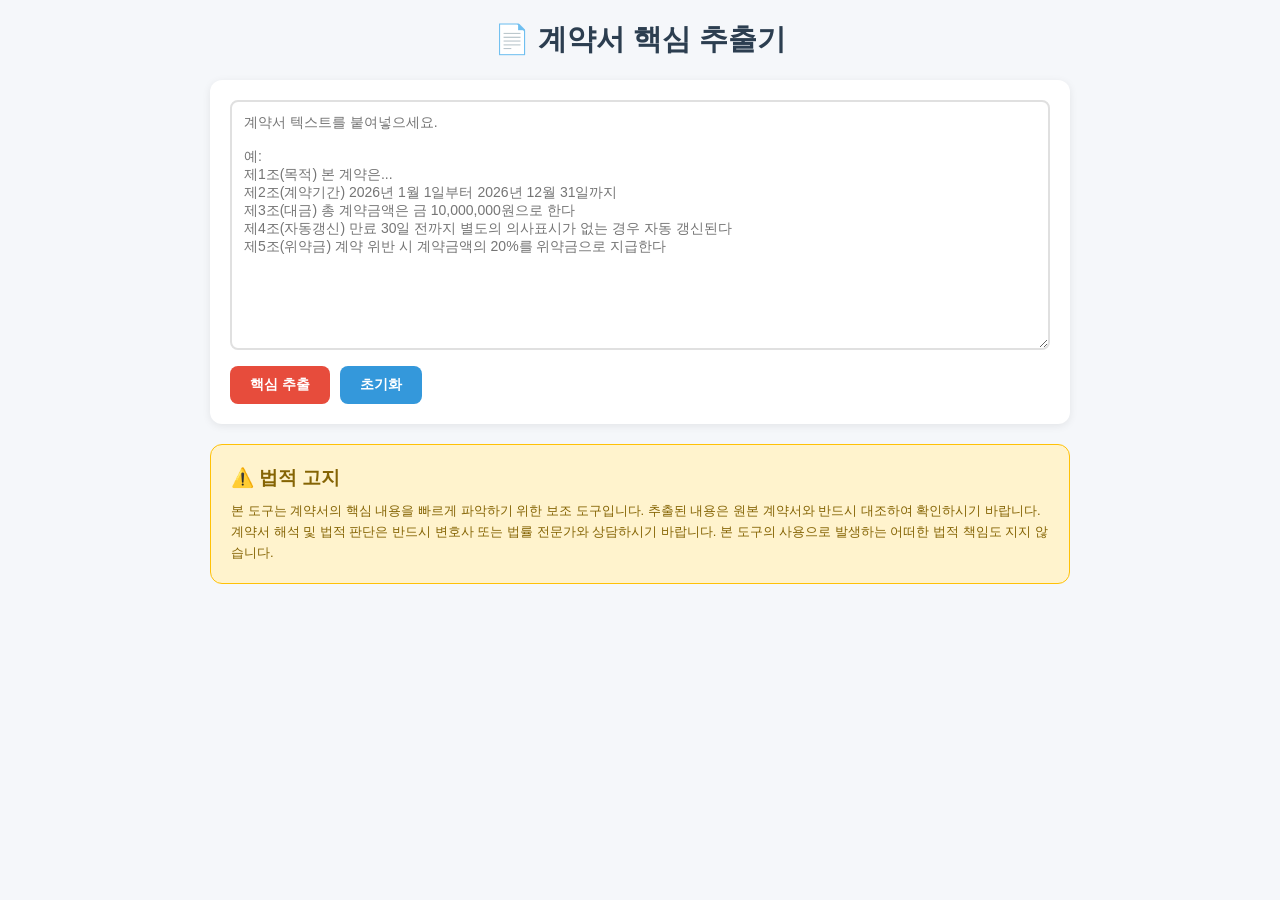
<file: contract-extractor/index.html>
<!DOCTYPE html>
<html lang="ko">
<head>
<meta charset="UTF-8">
<meta name="viewport" content="width=device-width, initial-scale=1.0">
<title>계약서 핵심 추출기</title>
<style>
* { margin: 0; padding: 0; box-sizing: border-box; }
body { font-family: -apple-system, BlinkMacSystemFont, 'Segoe UI', Roboto, sans-serif; background: #f5f7fa; color: #333; min-height: 100vh; }
.container { max-width: 900px; margin: 0 auto; padding: 20px; }
h1 { text-align: center; margin-bottom: 20px; color: #2c3e50; font-size: 1.8em; }
.input-section { background: #fff; border-radius: 12px; padding: 20px; margin-bottom: 20px; box-shadow: 0 2px 8px rgba(0,0,0,0.08); }
textarea { width: 100%; min-height: 250px; padding: 12px; border: 2px solid #e0e0e0; border-radius: 8px; font-size: 14px; resize: vertical; font-family: inherit; }
textarea:focus { outline: none; border-color: #e74c3c; }
.btn { padding: 10px 20px; border: none; border-radius: 8px; cursor: pointer; font-size: 14px; font-weight: 600; transition: all 0.2s; }
.btn-primary { background: #e74c3c; color: #fff; }
.btn-primary:hover { background: #c0392b; }
.btn-secondary { background: #3498db; color: #fff; }
.btn-secondary:hover { background: #2980b9; }
.btn-group { display: flex; gap: 10px; margin-top: 12px; flex-wrap: wrap; }
.results-section { background: #fff; border-radius: 12px; padding: 20px; margin-bottom: 20px; box-shadow: 0 2px 8px rgba(0,0,0,0.08); }
.results-section h2 { margin-bottom: 15px; color: #2c3e50; }
.extraction-table { width: 100%; border-collapse: collapse; margin-bottom: 20px; }
.extraction-table th, .extraction-table td { padding: 10px 12px; text-align: left; border-bottom: 1px solid #ecf0f1; font-size: 14px; }
.extraction-table th { background: #f8f9fa; font-weight: 600; color: #2c3e50; }
.extraction-table tr:hover { background: #f8f9fa; }
.risk-highlight { background: #fde8e8; color: #c0392b; padding: 2px 6px; border-radius: 4px; font-weight: 600; }
.checklist-section { background: #fff; border-radius: 12px; padding: 20px; margin-bottom: 20px; box-shadow: 0 2px 8px rgba(0,0,0,0.08); }
.checklist-section h2 { margin-bottom: 15px; color: #2c3e50; }
.checklist-item { display: flex; align-items: flex-start; gap: 10px; padding: 8px 0; border-bottom: 1px solid #f0f0f0; }
.checklist-item:last-child { border-bottom: none; }
.checklist-item input[type="checkbox"] { width: 18px; height: 18px; margin-top: 2px; accent-color: #27ae60; }
.checklist-item label { flex: 1; font-size: 14px; cursor: pointer; }
.notice-section { background: #fff3cd; border: 1px solid #ffc107; border-radius: 12px; padding: 20px; margin-bottom: 20px; }
.notice-section h3 { color: #856404; margin-bottom: 10px; }
.notice-section p { color: #856404; font-size: 13px; line-height: 1.6; }
.empty-state { text-align: center; padding: 40px; color: #95a5a6; }
.tag { display: inline-block; padding: 2px 8px; border-radius: 10px; font-size: 11px; font-weight: 600; margin-left: 6px; }
.tag-amount { background: #d4efdf; color: #1e8449; }
.tag-period { background: #d6eaf8; color: #2471a3; }
.tag-risk { background: #fde8e8; color: #c0392b; }
.tag-obligation { background: #fdebd0; color: #d68910; }
.tag-deadline { background: #e8daef; color: #7d3c98; }
@media (max-width: 600px) { .container { padding: 10px; } h1 { font-size: 1.4em; } .btn-group { flex-direction: column; } .btn { width: 100%; } .extraction-table { font-size: 12px; } }
</style>
</head>
<body>
<div class="container">
<h1>📄 계약서 핵심 추출기</h1>

<div class="input-section">
<textarea id="contractInput" placeholder="계약서 텍스트를 붙여넣으세요.&#10;&#10;예:&#10;제1조(목적) 본 계약은...&#10;제2조(계약기간) 2026년 1월 1일부터 2026년 12월 31일까지&#10;제3조(대금) 총 계약금액은 금 10,000,000원으로 한다&#10;제4조(자동갱신) 만료 30일 전까지 별도의 의사표시가 없는 경우 자동 갱신된다&#10;제5조(위약금) 계약 위반 시 계약금액의 20%를 위약금으로 지급한다"></textarea>
<div class="btn-group">
<button class="btn btn-primary" onclick="extractContract()">핵심 추출</button>
<button class="btn btn-secondary" onclick="clearAll()">초기화</button>
</div>
</div>

<div class="results-section" id="resultsSection" style="display:none;">
<h2>🔍 추출 결과</h2>
<table class="extraction-table">
<thead><tr><th>항목</th><th>추출 내용</th></tr></thead>
<tbody id="extractionTableBody"></tbody>
</table>
</div>

<div class="checklist-section" id="checklistSection" style="display:none;">
<h2>✅ 체크리스트</h2>
<div id="checklistContainer"></div>
</div>

<div class="notice-section">
<h3>⚠️ 법적 고지</h3>
<p>본 도구는 계약서의 핵심 내용을 빠르게 파악하기 위한 보조 도구입니다. 추출된 내용은 원본 계약서와 반드시 대조하여 확인하시기 바랍니다. 계약서 해석 및 법적 판단은 반드시 변호사 또는 법률 전문가와 상담하시기 바랍니다. 본 도구의 사용으로 발생하는 어떠한 법적 책임도 지지 않습니다.</p>
</div>
</div>

<script>
const STORAGE_KEY = 'contract-extractor-results';

function extractContract() {
const text = document.getElementById('contractInput').value.trim();
if (!text) { alert('계약서 텍스트를 입력해주세요.'); return; }

const results = {
amounts: extractAmounts(text),
periods: extractPeriods(text),
renewals: extractRenewals(text),
obligations: extractObligations(text),
terminations: extractTerminations(text),
deadlines: extractDeadlines(text),
risks: extractRisks(text)
};

// Save to localStorage
localStorage.setItem(STORAGE_KEY, JSON.stringify(results));

// Render results
renderResults(results);
renderChecklist(results);

document.getElementById('resultsSection').style.display = 'block';
document.getElementById('checklistSection').style.display = 'block';
}

function extractAmounts(text) {
const patterns = [
/금\s*([\d,]+)원/g,
/([\d,]+)원/g,
/계약금액[은는]?\s*금?\s*([\d,]+)원/g,
/총\s*([\d,]+)원/g,
/월\s*([\d,]+)원/g
];
const amounts = [];
patterns.forEach(p => {
let match;
while ((match = p.exec(text)) !== null) {
const amount = match[1] || match[0];
if (amount && !amounts.includes(amount)) amounts.push(amount);
}
});
return amounts;
}

function extractPeriods(text) {
const patterns = [
/(\d{4})년\s*(\d{1,2})월\s*(\d{1,2})일[부터~\-]\s*(\d{4})년\s*(\d{1,2})월\s*(\d{1,2})일/g,
/계약기간[은는]?\s*(\d{4})년\s*(\d{1,2})월\s*(\d{1,2})일[부터~\-]\s*(\d{4})년\s*(\d{1,2})월\s*(\d{1,2})일/g,
/(\d{4})[.\-](\d{1,2})[.\-](\d{1,2})[부터~\-](\d{4})[.\-](\d{1,2})[.\-](\d{1,2})/g
];
const periods = [];
patterns.forEach(p => {
let match;
while ((match = p.exec(text)) !== null) {
periods.push(match[0]);
}
});
return [...new Set(periods)];
}

function extractRenewals(text) {
const keywords = ['자동갱신', '자동 갱신', '갱신', '연장'];
const sentences = text.split(/[.!?]\s*/);
return sentences.filter(s => keywords.some(k => s.includes(k)));
}

function extractObligations(text) {
const keywords = ['의무', '해야 한다', '하여야 한다', '지급할 의무', '제공할 의무', '준수할 의무'];
const sentences = text.split(/[.!?]\s*/);
return sentences.filter(s => keywords.some(k => s.includes(k)));
}

function extractTerminations(text) {
const keywords = ['해지', '해약', '종료', '终止', '계약 종료', '계약 해지'];
const sentences = text.split(/[.!?]\s*/);
return sentences.filter(s => keywords.some(k => s.includes(k)));
}

function extractDeadlines(text) {
const patterns = [
/(\d{4})년\s*(\d{1,2})월\s*(\d{1,2})일까지/g,
/(\d{1,2})월\s*(\d{1,2})일까지/g,
/마감[일시]?\s*[:：]?\s*(\d{4})[.\-](\d{1,2})[.\-](\d{1,2})/g
];
const deadlines = [];
patterns.forEach(p => {
let match;
while ((match = p.exec(text)) !== null) {
deadlines.push(match[0]);
}
});
return [...new Set(deadlines)];
}

function extractRisks(text) {
const riskKeywords = ['위약금', '자동갱신', '자동 갱신', '독점', '손해배상', '배상', '벌금', '위반'];
const sentences = text.split(/[.!?]\s*/);
return sentences.filter(s => riskKeywords.some(k => s.includes(k)));
}

function renderResults(results) {
const tbody = document.getElementById('extractionTableBody');
let html = '';

if (results.amounts.length > 0) {
html += `<tr><td>💰 금액 <span class="tag tag-amount">금액</span></td><td>${results.amounts.map(a => `<span class="risk-highlight">${a}원</span>`).join(', ')}</td></tr>`;
}
if (results.periods.length > 0) {
html += `<tr><td>📅 기간 <span class="tag tag-period">기간</span></td><td>${results.periods.join('<br>')}</td></tr>`;
}
if (results.renewals.length > 0) {
html += `<tr><td>🔄 갱신 조건 <span class="tag tag-risk">위험</span></td><td>${results.renewals.map(r => `<span class="risk-highlight">${escapeHtml(r)}</span>`).join('<br>')}</td></tr>`;
}
if (results.obligations.length > 0) {
html += `<tr><td>📋 의무사항 <span class="tag tag-obligation">의무</span></td><td>${results.obligations.map(o => escapeHtml(o)).join('<br>')}</td></tr>`;
}
if (results.terminations.length > 0) {
html += `<tr><td>🚪 해지 조건 <span class="tag tag-risk">위험</span></td><td>${results.terminations.map(t => escapeHtml(t)).join('<br>')}</td></tr>`;
}
if (results.deadlines.length > 0) {
html += `<tr><td>⏰ 마감일 <span class="tag tag-deadline">마감</span></td><td>${results.deadlines.join('<br>')}</td></tr>`;
}
if (results.risks.length > 0) {
html += `<tr><td>⚠️ 위험 조항 <span class="tag tag-risk">위험</span></td><td>${results.risks.map(r => `<span class="risk-highlight">${escapeHtml(r)}</span>`).join('<br>')}</td></tr>`;
}

if (!html) {
html = '<tr><td colspan="2" style="text-align:center;color:#95a5a6;">추출된 내용이 없습니다.</td></tr>';
}

tbody.innerHTML = html;
}

function renderChecklist(results) {
const container = document.getElementById('checklistContainer');
const items = [];

if (results.amounts.length > 0) items.push('금액 조항을 확인하고 산출 근거를 검토했습니다');
if (results.periods.length > 0) items.push('계약 기간을 확인하고 시작/종료일을 달력에 표시했습니다');
if (results.renewals.length > 0) items.push('자동 갱신 조항을 확인하고 갱신 거절 기한을 확인했습니다');
if (results.obligations.length > 0) items.push('의무사항을 확인하고 이행 계획을 수립했습니다');
if (results.terminations.length > 0) items.push('해지 조건을 확인하고 위험 요소를 검토했습니다');
if (results.deadlines.length > 0) items.push('마감일을 확인하고 리마인더를 설정했습니다');
if (results.risks.length > 0) items.push('위험 조항(위약금, 자동갱신, 독점, 손해배상)을 별도로 검토했습니다');

items.push('변호사 또는 법률 전문가와 상담을 예약했습니다');

container.innerHTML = items.map((item, i) => `
<div class="checklist-item">
<input type="checkbox" id="check-${i}" onchange="saveChecklist()">
<label for="check-${i}">${item}</label>
</div>
`).join('');

loadChecklist();
}

function saveChecklist() {
const checks = [];
document.querySelectorAll('#checklistContainer input[type="checkbox"]').forEach(cb => {
checks.push(cb.checked);
});
localStorage.setItem(STORAGE_KEY + '-checklist', JSON.stringify(checks));
}

function loadChecklist() {
try {
const checks = JSON.parse(localStorage.getItem(STORAGE_KEY + '-checklist')) || [];
checks.forEach((checked, i) => {
const cb = document.getElementById('check-' + i);
if (cb) cb.checked = checked;
});
} catch {}
}

function clearAll() {
document.getElementById('contractInput').value = '';
document.getElementById('resultsSection').style.display = 'none';
document.getElementById('checklistSection').style.display = 'none';
localStorage.removeItem(STORAGE_KEY);
localStorage.removeItem(STORAGE_KEY + '-checklist');
}

function escapeHtml(text) {
const div = document.createElement('div');
div.textContent = text;
return div.innerHTML;
}
</script>
</body>
</html>
</file>
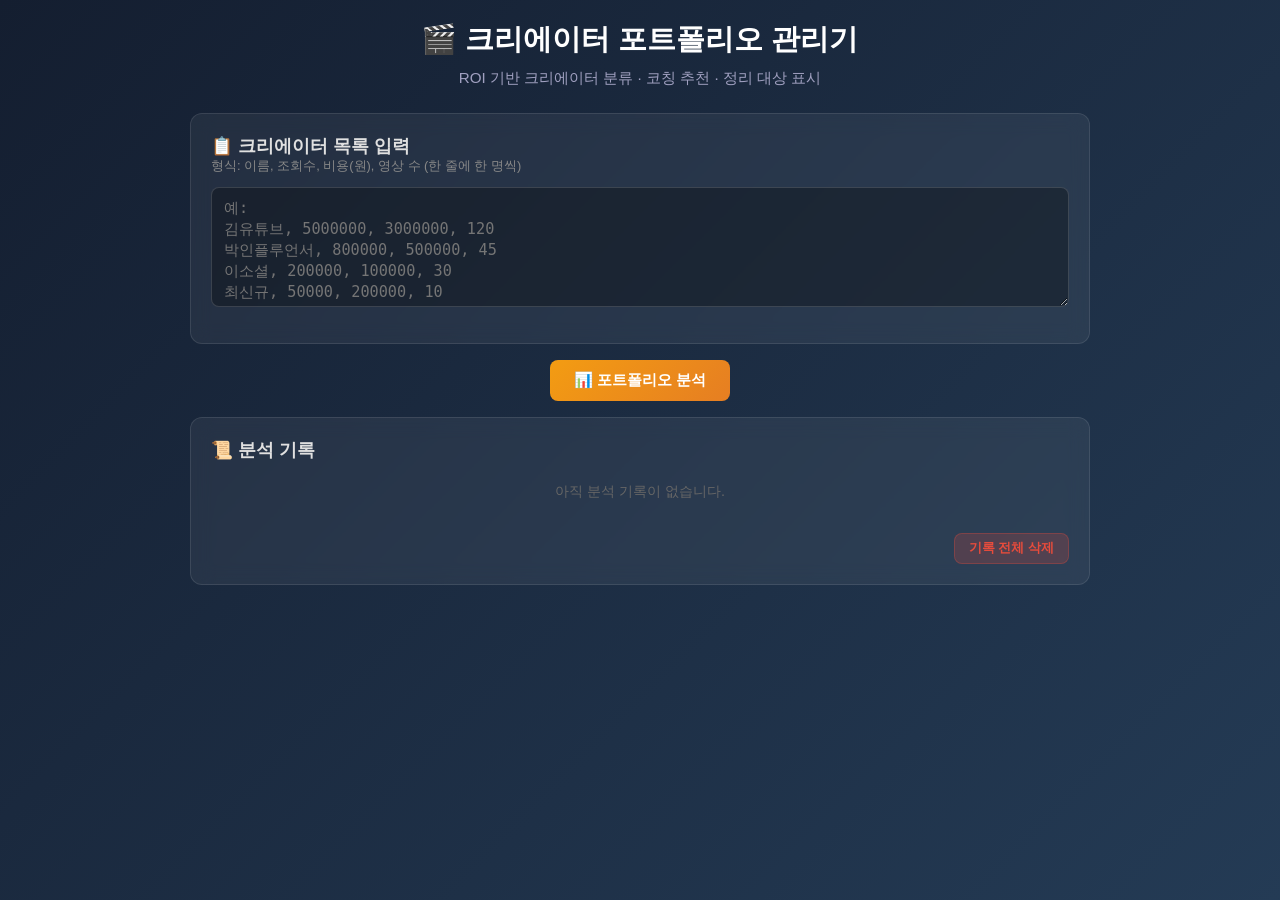
<file: creator-portfolio/index.html>
<!DOCTYPE html>
<html lang="ko">
<head>
<meta charset="UTF-8">
<meta name="viewport" content="width=device-width, initial-scale=1.0">
<title>크리에이터 포트폴리오 관리기 — ROI 분석 & 코칭</title>
<style>
*{margin:0;padding:0;box-sizing:border-box}
body{font-family:'Segoe UI','Malgun Gothic',sans-serif;background:linear-gradient(135deg,#141e30,#243b55);min-height:100vh;color:#e0e0e0;padding:20px}
.container{max-width:900px;margin:0 auto}
h1{text-align:center;font-size:1.8rem;margin-bottom:8px;color:#fff}
.subtitle{text-align:center;color:#a0a0c0;margin-bottom:24px;font-size:.95rem}
.card{background:rgba(255,255,255,.06);border:1px solid rgba(255,255,255,.1);border-radius:12px;padding:20px;margin-bottom:16px;backdrop-filter:blur(10px)}
.card h2{font-size:1.1rem;margin-bottom:12px-color:#f39c12}
label{display:block;font-size:.85rem;color:#b0b0d0;margin-bottom:4px}
input,textarea{width:100%;padding:10px 12px;border:1px solid rgba(255,255,255,.15);border-radius:8px;background:rgba(0,0,0,.3);color:#e0e0e0;font-size:.95rem;margin-bottom:12px}
textarea{min-height:120px;resize:vertical}
input:focus,textarea:focus{outline:none;border-color:#f39c12}
.btn{display:inline-block;padding:10px 24px;border:none;border-radius:8px;cursor:pointer;font-size:.95rem;font-weight:600;transition:all .2s}
.btn-primary{background:linear-gradient(135deg,#f39c12,#e67e22);color:#fff}
.btn-primary:hover{transform:translateY(-2px);box-shadow:0 4px 15px rgba(243,156,18,.4)}
.btn-danger{background:rgba(231,76,60,.2);color:#e74c3c;border:1px solid rgba(231,76,60,.3)}
.btn-sm{padding:6px 14px;font-size:.8rem}
.creator-table{width:100%;border-collapse:collapse;font-size:.85rem}
.creator-table th,.creator-table td{padding:10px 8px;border-bottom:1px solid rgba(255,255,255,.08);text-align:left}
.creator-table th{color:#f39c12;font-weight:600;font-size:.8rem}
.creator-table tr:hover{background:rgba(255,255,255,.03)}
.group-top{border-left:3px solid #2ecc71}
.group-mid{border-left:3px solid #f1c40f}
.group-bottom{border-left:3px solid #e74c3c}
.group-badge{display:inline-block;padding:2px 8px;border-radius:4px;font-size:.7rem;font-weight:600}
.badge-top{background:rgba(46,204,113,.2);color:#2ecc71}
.badge-mid{background:rgba(241,196,15,.2);color:#f1c40f}
.badge-bottom{background:rgba(231,76,60,.2);color:#e74c3c}
.bar-chart{margin:12px 0}
.bar-row{display:flex;align-items:center;gap:10px;margin:6px 0;font-size:.8rem}
.bar-row .label{width:100px;text-align:right;color:#b0b0d0;overflow:hidden;text-overflow:ellipsis;white-space:nowrap}
.bar-row .bar{flex:1;height:18px;background:rgba(0,0,0,.3);border-radius:9px;overflow:hidden}
.bar-row .fill{height:100%;border-radius:9px;transition:width .5s}
.bar-row .val{width:80px;font-weight:600}
.summary-grid{display:grid;grid-template-columns:repeat(auto-fit,minmax(150px,1fr));gap:12px;margin:12px 0}
.summary-item{background:rgba(0,0,0,.2);border-radius:8px;padding:14px;text-align:center}
.summary-item .num{font-size:1.5rem;font-weight:700;color:#f39c12}
.summary-item .label{font-size:.75rem;color:#888;margin-top:4px}
.coach-card{background:rgba(241,196,15,.08);border:1px solid rgba(241,196,15,.2);border-radius:8px;padding:12px;margin:8px 0;font-size:.85rem}
.coach-card .name{font-weight:700;color:#f1c40f}
.coach-card .reason{color:#b0b0d0;margin-top:4px;font-size:.8rem}
.empty{text-align:center;color:#666;padding:20px;font-size:.9rem}
@media(max-width:600px){h1{font-size:1.4rem}.creator-table{font-size:.75rem}.creator-table th,.creator-table td{padding:6px 4px}}
</style>
</head>
<body>
<div class="container">
<h1>🎬 크리에이터 포트폴리오 관리기</h1>
<p class="subtitle">ROI 기반 크리에이터 분류 · 코칭 추천 · 정리 대상 표시</p>

<div class="card">
<h2>📋 크리에이터 목록 입력</h2>
<p style="font-size:.8rem;color:#888;margin-bottom:12px">형식: 이름, 조회수, 비용(원), 영상 수 (한 줄에 한 명씩)</p>
<textarea id="creators" placeholder="예:
김유튜브, 5000000, 3000000, 120
박인플루언서, 800000, 500000, 45
이소셜, 200000, 100000, 30
최신규, 50000, 200000, 10"></textarea>
</div>

<div style="text-align:center;margin:16px 0">
<button class="btn btn-primary" onclick="analyze()">📊 포트폴리오 분석</button>
</div>

<div id="result"></div>

<div class="card">
<h2>📜 분석 기록</h2>
<div id="history"></div>
<div style="margin-top:12px;text-align:right">
<button class="btn btn-danger btn-sm" onclick="clearHistory()">기록 전체 삭제</button>
</div>
</div>
</div>

<script>
function parseCreators(text){
  return text.split('\n').map(l=>l.trim()).filter(l=>l).map((line,i)=>{
    const parts = line.split(',').map(p=>p.trim());
    if(parts.length<4) return null;
    const name = parts[0];
    const views = parseInt(parts[1].replace(/,/g,'')) || 0;
    const cost = parseInt(parts[2].replace(/,/g,'')) || 0;
    const videos = parseInt(parts[3]) || 0;
    if(!name || views<=0 || cost<=0) return null;
    return {name, views, cost, videos, roi: views/cost};
  }).filter(Boolean);
}

function analyze(){
  const text = document.getElementById('creators').value.trim();
  if(!text){
    alert('크리에이터 목록을 입력해주세요.');
    return;
  }

  const creators = parseCreators(text);
  if(creators.length===0){
    alert('올바른 형식으로 입력해주세요.\n형식: 이름, 조회수, 비용, 영상 수');
    return;
  }

  // ROI 기준 정렬
  creators.sort((a,b)=>b.roi-a.roi);

  const total = creators.length;
  const topCount = Math.max(1, Math.round(total*0.2));
  const bottomCount = Math.max(1, Math.round(total*0.2));
  const midCount = total - topCount - bottomCount;

  // 그룹 분류
  const top = creators.slice(0, topCount);
  const mid = creators.slice(topCount, topCount+midCount);
  const bottom = creators.slice(topCount+bottomCount);

  // 코칭 대상: 중간 그룹 중 ROI가 평균 이상인 크리에이터
  const midAvgRoi = mid.reduce((s,c)=>s+c.roi,0) / (mid.length||1);
  const coachTargets = mid.filter(c=>c.roi >= midAvgRoi);

  // 정리 대상: 하위 그룹 전체
  const cleanupTargets = bottom;

  // 요약 통계
  const totalViews = creators.reduce((s,c)=>s+c.views,0);
  const totalCost = creators.reduce((s,c)=>s+c.cost,0);
  const avgRoi = totalViews / totalCost;
  const totalVideos = creators.reduce((s,c)=>s+c.videos,0);

  const maxRoi = creators[0]?.roi || 1;

  const tableRows = creators.map((c,i)=>{
    let group, badge;
    if(i<topCount){group='상위';badge='badge-top';}
    else if(i<topCount+midCount){group='중간';badge='badge-mid';}
    else {group='하위';badge='badge-bottom';}
    return `<tr class="group-${group==='상위'?'top':group==='중간'?'mid':'bottom'}">
      <td>${c.name}</td>
      <td>${c.views.toLocaleString()}</td>
      <td>₩${c.cost.toLocaleString()}</td>
      <td>${c.videos}</td>
      <td style="color:#f39c12;font-weight:600">${c.roi.toFixed(2)}</td>
      <td><span class="group-badge ${badge}">${group}</span></td>
    </tr>`;
  }).join('');

  const barRows = creators.map(c=>`
    <div class="bar-row">
      <span class="label">${c.name}</span>
      <div class="bar"><div class="fill" style="width:${Math.round(c.roi/maxRoi*100)}%;background:linear-gradient(90deg,#f39c12,#e67e22)"></div></div>
      <span class="val" style="color:#f39c12">${c.roi.toFixed(2)}</span>
    </div>
  `).join('');

  const coachHtml = coachTargets.length>0 ? coachTargets.map(c=>`
    <div class="coach-card">
      <div class="name">🎯 ${c.name}</div>
      <div class="reason">ROI ${c.roi.toFixed(2)} · 조회수 ${c.views.toLocaleString()} · 비용 ₩${c.cost.toLocaleString()}<br>
      💡 중간 그룹 평균 ROI(${midAvgRoi.toFixed(2)}) 이상 · 추가 투자 시 상위 그룹 진입 가능</div>
    </div>
  `).join('') : '<div class="empty">코칭 대상이 없습니다.</div>';

  const cleanupHtml = cleanupTargets.length>0 ? cleanupTargets.map(c=>`
    <div class="coach-card" style="background:rgba(231,76,60,.08);border-color:rgba(231,76,60,.2)">
      <div class="name" style="color:#e74c3c">🗑️ ${c.name}</div>
      <div class="reason">ROI ${c.roi.toFixed(2)} · 조회수 ${c.views.toLocaleString()} · 비용 ₩${c.cost.toLocaleString()}<br>
      💡 하위 그룹 · 비용 대비 성과 미달 · 계약 종료 또는 조건 재협상 권고</div>
    </div>
  `).join('') : '<div class="empty">정리 대상이 없습니다.</div>';

  document.getElementById('result').innerHTML = `
    <div class="card">
      <h2>📊 포트폴리오 요약</h2>
      <div class="summary-grid">
        <div class="summary-item"><div class="num">${total}</div><div class="label">총 크리에이터</div></div>
        <div class="summary-item"><div class="num">${totalViews.toLocaleString()}</div><div class="label">총 조회수</div></div>
        <div class="summary-item"><div class="num">₩${totalCost.toLocaleString()}</div><div class="label">총 비용</div></div>
        <div class="summary-item"><div class="num">${avgRoi.toFixed(2)}</div><div class="label">평균 ROI</div></div>
        <div class="summary-item"><div class="num">${totalVideos}</div><div class="label">총 영상 수</div></div>
      </div>
    </div>
    <div class="card">
      <h2>📋 크리에이터 분류 (ROI 기준)</h2>
      <table class="creator-table">
        <thead><tr><th>이름</th><th>조회수</th><th>비용</th><th>영상수</th><th>ROI</th><th>그룹</th></tr></thead>
        <tbody>${tableRows}</tbody>
      </table>
    </div>
    <div class="card">
      <h2>📊 ROI 바 차트</h2>
      <div class="bar-chart">${barRows}</div>
    </div>
    <div class="card">
      <h2>🎯 코칭 대상 (중간 그룹 · ROI 평균 이상)</h2>
      ${coachHtml}
    </div>
    <div class="card">
      <h2>🗑️ 정리 대상 (하위 그룹)</h2>
      ${cleanupHtml}
    </div>
  `;

  saveHistory({
    date: new Date().toLocaleString('ko-KR'),
    total,
    avgRoi: avgRoi.toFixed(2),
    top: top.map(c=>c.name).join(', '),
    coach: coachTargets.map(c=>c.name).join(', '),
    cleanup: cleanupTargets.map(c=>c.name).join(', ')
  });
  renderHistory();
}

function saveHistory(record){
  let h = JSON.parse(localStorage.getItem('creator_history')||'[]');
  h.unshift(record);
  if(h.length>50) h = h.slice(0,50);
  localStorage.setItem('creator_history', JSON.stringify(h));
}

function renderHistory(){
  const h = JSON.parse(localStorage.getItem('creator_history')||'[]');
  const el = document.getElementById('history');
  if(h.length===0){
    el.innerHTML = '<div class="empty">아직 분석 기록이 없습니다.</div>';
    return;
  }
  el.innerHTML = h.map(r=>`
    <div class="history-item" style="background:rgba(0,0,0,.2);border-radius:8px;padding:12px;margin-bottom:8px;font-size:.85rem">
      <div class="date" style="color:#f39c12;font-size:.75rem">${r.date}</div>
      <div>총 ${r.total}명 · 평균 ROI ${r.avgRoi}</div>
      <div style="font-size:.75rem;color:#888;margin-top:4px">상위: ${r.top||'-'} · 코칭: ${r.coach||'-'} · 정리: ${r.cleanup||'-'}</div>
    </div>
  `).join('');
}

function clearHistory(){
  if(confirm('모든 분석 기록을 삭제하시겠습니까?')){
    localStorage.removeItem('creator_history');
    renderHistory();
  }
}

renderHistory();
</script>
</body>
</html>
</file>
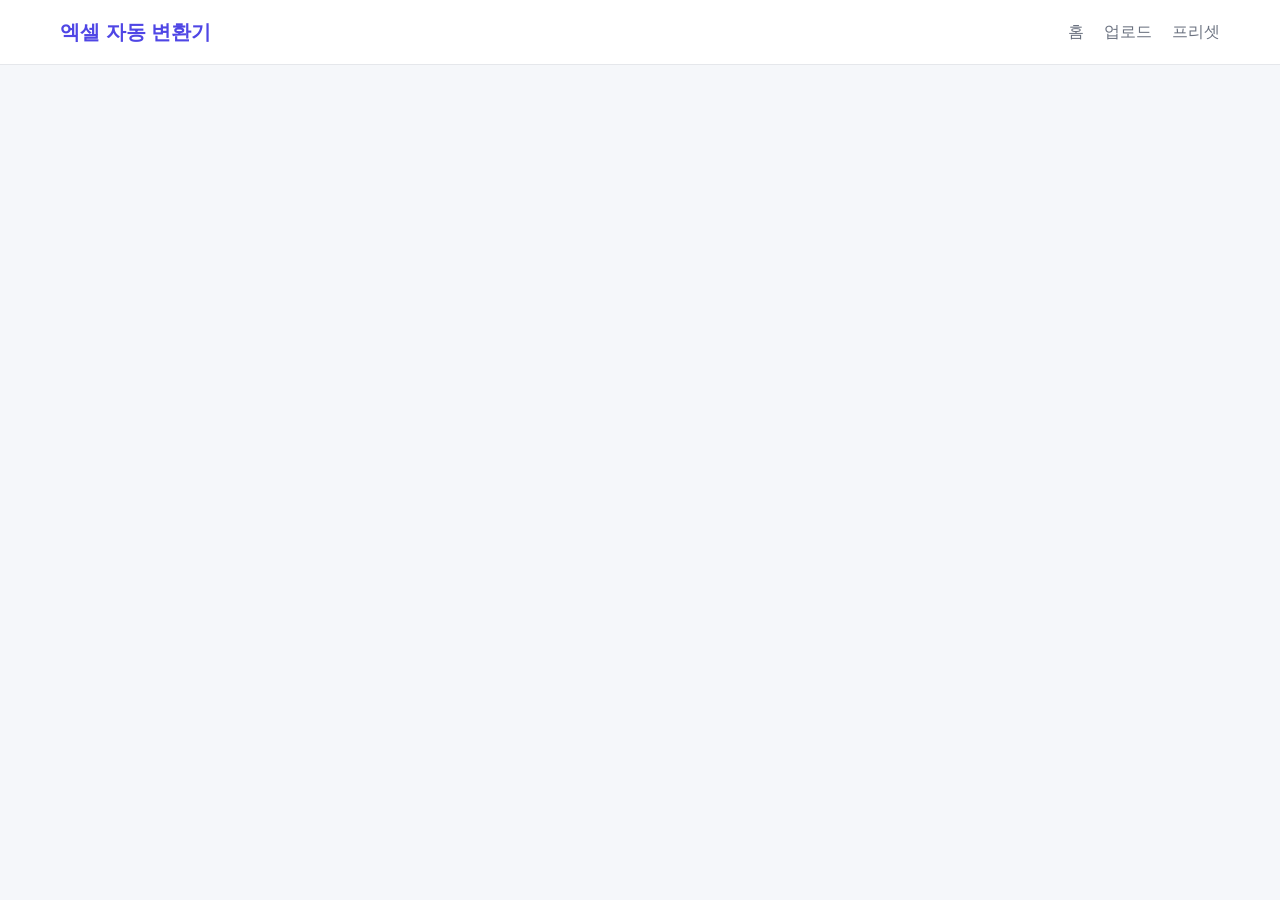
<file: excel-auto-transform/index.html>
<!DOCTYPE html>
<html lang="ko">
  <head>
    <meta charset="UTF-8" />
    <meta name="viewport" content="width=device-width, initial-scale=1.0" />
    <title>엑셀 자동 변환기</title>
    <script type="module" crossorigin src="./assets/index-DcUux2EU.js"></script>
    <link rel="stylesheet" crossorigin href="./assets/index-D0pWwU9s.css">
  </head>
  <body>
    <div id="root"></div>
  </body>
</html>
</file>
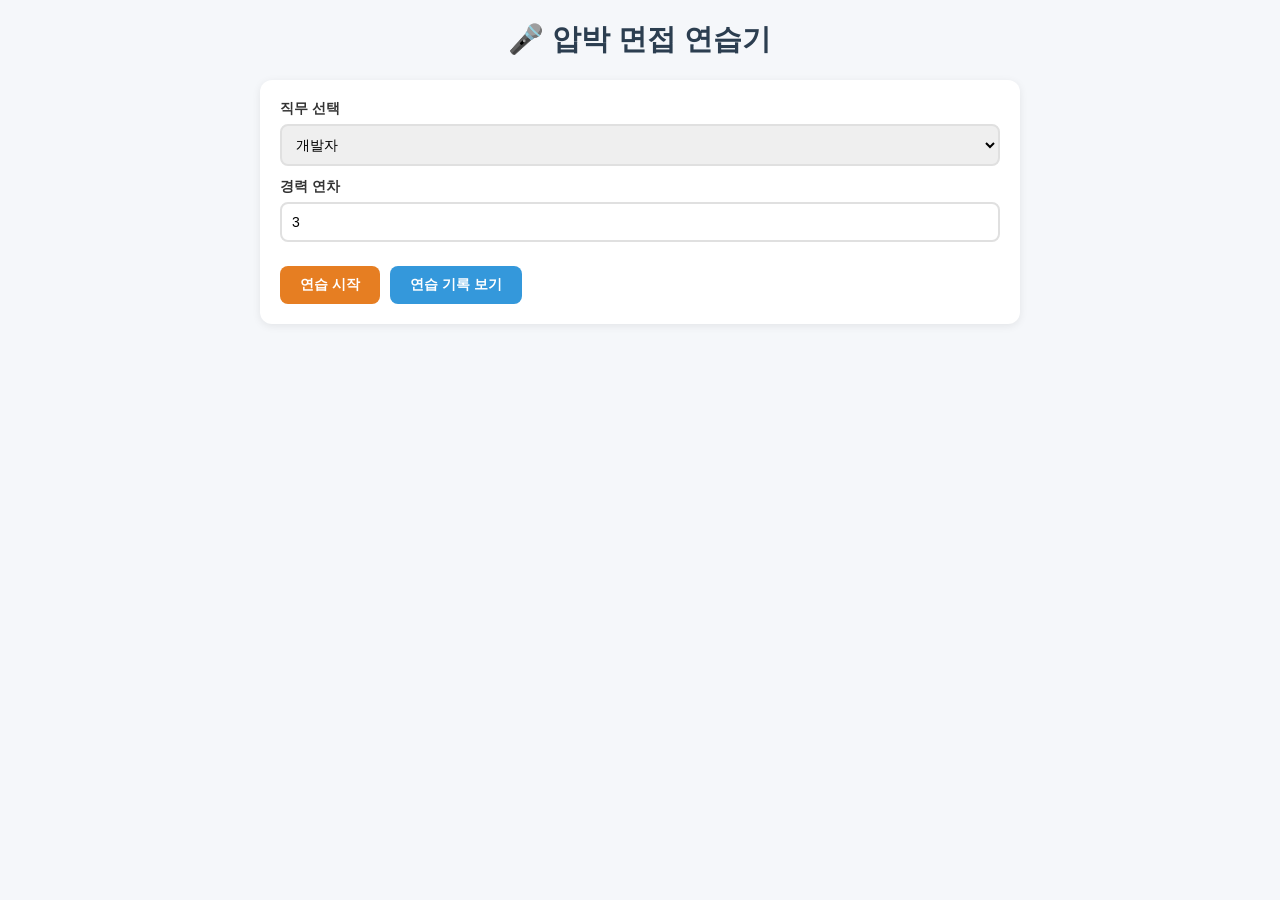
<file: interview-pressure-trainer/index.html>
<!DOCTYPE html>
<html lang="ko">
<head>
<meta charset="UTF-8">
<meta name="viewport" content="width=device-width, initial-scale=1.0">
<title>압박 면접 연습기</title>
<style>
* { margin: 0; padding: 0; box-sizing: border-box; }
body { font-family: -apple-system, BlinkMacSystemFont, 'Segoe UI', Roboto, sans-serif; background: #f5f7fa; color: #333; min-height: 100vh; }
.container { max-width: 800px; margin: 0 auto; padding: 20px; }
h1 { text-align: center; margin-bottom: 20px; color: #2c3e50; font-size: 1.8em; }
.setup-section { background: #fff; border-radius: 12px; padding: 20px; margin-bottom: 20px; box-shadow: 0 2px 8px rgba(0,0,0,0.08); }
.setup-section label { display: block; margin-bottom: 6px; font-weight: 600; font-size: 14px; }
.setup-section select, .setup-section input { width: 100%; padding: 10px; border: 2px solid #e0e0e0; border-radius: 8px; font-size: 14px; margin-bottom: 12px; }
.setup-section select:focus, .setup-section input:focus { outline: none; border-color: #e67e22; }
.btn { padding: 10px 20px; border: none; border-radius: 8px; cursor: pointer; font-size: 14px; font-weight: 600; transition: all 0.2s; }
.btn-primary { background: #e67e22; color: #fff; }
.btn-primary:hover { background: #d35400; }
.btn-secondary { background: #3498db; color: #fff; }
.btn-secondary:hover { background: #2980b9; }
.btn-success { background: #27ae60; color: #fff; }
.btn-success:hover { background: #219a52; }
.btn-group { display: flex; gap: 10px; margin-top: 12px; flex-wrap: wrap; }
.practice-section { background: #fff; border-radius: 12px; padding: 20px; margin-bottom: 20px; box-shadow: 0 2px 8px rgba(0,0,0,0.08); }
.question-card { background: linear-gradient(135deg, #667eea 0%, #764ba2 100%); color: #fff; padding: 20px; border-radius: 12px; margin-bottom: 15px; }
.question-card h3 { margin-bottom: 8px; font-size: 1.1em; }
.question-card p { font-size: 1.2em; line-height: 1.5; }
.followup-card { background: #fff3cd; border-left: 4px solid #f39c12; padding: 15px; border-radius: 0 8px 8px 0; margin-bottom: 12px; }
.followup-card .followup-label { font-size: 12px; font-weight: 700; color: #d68910; margin-bottom: 4px; }
.followup-card .followup-text { font-size: 14px; color: #856404; }
.answer-section { margin-top: 15px; }
.answer-section textarea { width: 100%; min-height: 120px; padding: 12px; border: 2px solid #e0e0e0; border-radius: 8px; font-size: 14px; resize: vertical; font-family: inherit; }
.answer-section textarea:focus { outline: none; border-color: #e67e22; }
.feedback-section { background: #fff; border-radius: 12px; padding: 20px; margin-bottom: 20px; box-shadow: 0 2px 8px rgba(0,0,0,0.08); }
.feedback-section h3 { margin-bottom: 12px; color: #2c3e50; }
.feedback-item { padding: 10px 12px; border-radius: 8px; margin-bottom: 8px; font-size: 14px; }
.feedback-warning { background: #fde8e8; color: #c0392b; }
.feedback-success { background: #d4efdf; color: #1e8449; }
.feedback-info { background: #d6eaf8; color: #2471a3; }
.history-section { background: #fff; border-radius: 12px; padding: 20px; margin-bottom: 20px; box-shadow: 0 2px 8px rgba(0,0,0,0.08); }
.history-section h3 { margin-bottom: 12px; color: #2c3e50; }
.history-item { padding: 10px 12px; border-bottom: 1px solid #f0f0f0; font-size: 14px; }
.history-item:last-child { border-bottom: none; }
.history-date { color: #95a5a6; font-size: 12px; }
.progress-indicator { display: flex; gap: 5px; margin-bottom: 15px; }
.progress-dot { width: 12px; height: 12px; border-radius: 50%; background: #ecf0f1; }
.progress-dot.active { background: #e67e22; }
.progress-dot.completed { background: #27ae60; }
.empty-state { text-align: center; padding: 40px; color: #95a5a6; }
@media (max-width: 600px) { .container { padding: 10px; } h1 { font-size: 1.4em; } .btn-group { flex-direction: column; } .btn { width: 100%; } }
</style>
</head>
<body>
<div class="container">
<h1>🎤 압박 면접 연습기</h1>

<div class="setup-section" id="setupSection">
<label for="jobSelect">직무 선택</label>
<select id="jobSelect">
<option value="dev">개발자</option>
<option value="design">디자이너</option>
<option value="pm">기획자/PM</option>
<option value="marketing">마케터</option>
<option value="sales">영업</option>
<option value="etc">기타</option>
</select>
<label for="careerInput">경력 연차</label>
<input type="number" id="careerInput" min="0" max="30" value="3" placeholder="경력 연차">
<div class="btn-group">
<button class="btn btn-primary" onclick="startPractice()">연습 시작</button>
<button class="btn btn-secondary" onclick="showHistory()">연습 기록 보기</button>
</div>
</div>

<div class="practice-section" id="practiceSection" style="display:none;">
<div class="progress-indicator" id="progressIndicator"></div>
<div class="question-card" id="questionCard"></div>
<div id="followupContainer"></div>
<div class="answer-section">
<textarea id="answerInput" placeholder="답변을 입력하세요..."></textarea>
<div class="btn-group">
<button class="btn btn-primary" onclick="submitAnswer()">답변 제출</button>
<button class="btn btn-secondary" onclick="nextQuestion()">다음 질문</button>
<button class="btn btn-success" onclick="endPractice()">연습 종료</button>
</div>
</div>
</div>

<div class="feedback-section" id="feedbackSection" style="display:none;">
<h3>💬 피드백</h3>
<div id="feedbackContainer"></div>
</div>

<div class="history-section" id="historySection" style="display:none;">
<h3>📋 연습 기록</h3>
<div id="historyContainer"></div>
</div>
</div>

<script>
const STORAGE_KEY = 'interview-pressure-trainer-history';

const questionSets = {
dev: [
{ q: "자신이 가장 자신 있는 기술 스택은 무엇이며, 그 이유는?", followups: ["그 기술을 사용해 구체적으로 어떤 문제를 해결했나요?", "해당 기술의 한계점은 무엇이라고 생각하나요?", "새로운 기술을 배울 때 어떤 방식으로 학습하나요?"] },
{ q: "팀 프로젝트에서 갈등이 생겼을 때 어떻게 해결했나요?", followups: ["갈등의 구체적인 원인이 무엇이었나요?", "본인이 갈등에 기여한 부분은 없나요?", "다시 같은 상황이 온다면 어떻게 다르게 대처하시겠습니까?"] },
{ q: "코드 리뷰에서 비판을 받았을 때 어떻게 대응하나요?", followups: ["구체적으로 어떤 비판을 받았나요?", "비판이 타당하지 않다고 생각든 경우는 어떻게 했나요?", "리뷰어의 피드백을 실제로 반영한 사례를 들어주세요."] },
{ q: "마감일이 임박했는데 기능이 완성되지 않았다면?", followups: "어떤 기능을 우선순위에서 낮추시겠습니까?", "팀원들에게 어떻게 상황을 전달하시겠습니까?", "이런 상황을 방지하기 위해 평소에 어떻게 관리하시나요?" },
{ q: "선임 개발자의 코드가 마음에 들지 않을 때?", followups: ["어떤 부분이 마음에 들지 않았나요?", "직접 수정한 경험이 있나요?", "수정하지 않고 그대로 사용한 경우도 있나요?"] }
],
design: [
{ q: "디자인 결정을 내릴 때 가장 중요하게 생각하는 기준은?", followups: ["그 기준을 정량적으로 평가하는 방법이 있나요?", "사용자 의견과 디자이너 의견이 충돌하면?", "데이터와 직관이 어긋나는 경우는 어떻게 하시나요?"] },
{ q: "클라이언트가 디자인을 거절했을 때 대처 방법은?", followups: ["거절의 구체적인 이유가 무엇이었나요?", "거절당한 디자인을 수정한 사례를 들어주세요.", "같은 디자인을 다시 제안한 적이 있나요?"] },
{ q: "트렌드를 따르는 것과 브랜드 일관성 사이의 균형은?", followups: ["트렌드를 무시한 프로젝트가 있나요?", "브랜드 가이드라인을 만든 경험이 있나요?", "트렌드가 지나간 후 디자인을 어떻게 관리하나요?"] },
{ q: "피드백을 받고 디자인을 수정하는 과정에서 가장 어려운 점은?", followups: ["수정이 많아지면 원래 컨셉을 잃은 적이 있나요?", "어떤 피드백이 가장 도움이 되었나요?", "피드백을 거절한 경험이 있나요?"] }
],
pm: [
{ q: "프로젝트 일정이 지연될 때 어떻게 관리하나요?", followups: ["지연의 원인을 어떻게 분석하나요?", "이해관계자에게 어떻게 소통하시나요?", "일정을 단축하기 위해 어떤 방법을 쓰시나요?"] },
{ q: "개발자와 디자이너 사이의 갈등을 어떻게 중재하나요?", followups: ["갈등의 구체적인 사례를 들어주세요.", "중재에 실패한 경우도 있나요?", "예방하기 위해 어떤 프로세스를 도입하셨나요?"] },
{ q: "요구사항이 계속 변경될 때 어떻게 대응하나요?", followups: ["변경 요청을 거절한 경험이 있나요?", "변경 사항을 문서화하는 방법은?", "우선순위를 어떻게 정하시나요?"] },
{ q: "프로젝트 실패 경험이 있다면 무엇이었나요?", followups: ["실패의 원인은 무엇이었나요?", "본인의 잘못은 무엇이었나요?", "그 경험을 통해 무엇을 배우셨나요?"] }
],
marketing: [
{ q: "마케팅 캠페인의 성과를 어떻게 측정하나요?", followups: ["ROI 계산 방식을 구체적으로 설명해주세요.", "성과가 좋지 않았을 때 어떻게 대응하시나요?", "A/B 테스트를 설계한 경험을 들어주세요."] },
{ q: "예산이 절반으로 줄어든다면 어떻게 하시겠습니까?", followups: ["어떤 채널을 우선순위에서 낮추시겠습니까?", "저비용 고효율 전략을 제안해주세요.", "예산 삭감을 방지하기 위해 어떻게 소통하시나요?"] },
{ q: "경쟁사가 유사한 캠페인을 시작했다면?", followups: ["차별화 포인트는 무엇인가요?", "가격 전략을 어떻게 조정하시겠습니까?", "경쟁사 분석을 어떻게 하시나요?"] },
{ q: "타겟 고객층을 잘못 설정한 경험이 있나요?", followups: ["어떻게 오류를 발견했나요?", "수정하는 데 얼마나 걸렸나요?", "같은 실수를 방지하기 위해 어떤 시스템을 만들었나요?"] }
],
sales: [
{ q: "장기간 거래처가 갑자기 계약을 취소한다면?", followups: ["취소 원인을 어떻게 파악하시나요?", "복구하기 위해 어떤 전략을 쓰시나요?", "복구하지 못한 경우는 어떻게 처리하시나요?"] },
{ q: "경쟁사보다 가격이 비싸다는 지적을 받으면?", followups: ["가격 대비 가치를 어떻게 설명하시나요?", "할인 없이 성사시킨 사례를 들어주세요.", "가격 협상에서 가장 중요한 것은 무엇인가요?"] },
{ q: "영업 목표를 달성하지 못했을 때 스스로 어떻게 평가하나요?", followups: ["미달의 원인을 어떻게 분석하시나요?", "다음 분기 전략을 어떻게 수정하시나요?", "팀원들에게 어떻게 소통하시나요?"] },
{ q: "신규 고객을 개발하는 데 가장 효과적인 방법은?", followups: ["콜드콜 성공률을 높인 비결이 있나요?", "거절당한 고객을 다시 설득한 경험이 있나요?", "영업 프로세스를 어떻게 체계화하시나요?"] }
],
etc: [
{ q: "이 직무에 지원한 이유는 무엇인가요?", followups: ["이 직무에 대한 이해는 어느 정도인가요?", "다른 직무와 비교했을 때 왜 이 직무인가요?", "5년 후 이 분야에서 어떤 전문가가 되고 싶나요?"] },
{ q: "자신의 강점과 약점을 말해주세요.", followups: ["약점을 보완하기 위해 어떤 노력을 하고 있나요?", "강점이 실제로 도움이 되었던 사례를 들어주세요.", "약점 때문에 실패한 경험이 있나요?"] },
{ q: "우리 회사에 대해 어떻게 알고 계신가요?", followups: ["회사의 경쟁사와 차이점은 무엇이라고 생각하시나요?", "회사의 약점은 무엇이라고 생각하시나요?", "입사 후 회사에 어떤 기여를 하고 싶나요?"] },
{ q: "연봉 협상은 어떻게 하시겠습니까?", followups: ["현재 연봉 대비 기대하는 이유는?", "협상이 결렬되면 어떻게 하시겠습니까?", "연봉 외에 중요하게 생각하는 복지는?"] }
]
};

let currentQuestions = [];
let currentQuestionIndex = 0;
let currentFollowupIndex = 0;
let practiceHistory = [];

function loadHistory() {
try { practiceHistory = JSON.parse(localStorage.getItem(STORAGE_KEY)) || []; }
catch { practiceHistory = []; }
}

function saveHistory() {
localStorage.setItem(STORAGE_KEY, JSON.stringify(practiceHistory));
}

function startPractice() {
const job = document.getElementById('jobSelect').value;
const career = document.getElementById('careerInput').value || 0;

currentQuestions = questionSets[job] || questionSets.etc;
currentQuestionIndex = 0;
currentFollowupIndex = 0;

document.getElementById('setupSection').style.display = 'none';
document.getElementById('practiceSection').style.display = 'block';
document.getElementById('feedbackSection').style.display = 'none';
document.getElementById('historySection').style.display = 'none';

showQuestion();
}

function showQuestion() {
const q = currentQuestions[currentQuestionIndex];
document.getElementById('questionCard').innerHTML = `
<h3>질문 ${currentQuestionIndex + 1}/${currentQuestions.length}</h3>
<p>${q.q}</p>
`;
document.getElementById('followupContainer').innerHTML = '';
document.getElementById('answerInput').value = '';
document.getElementById('feedbackSection').style.display = 'none';
updateProgress();
}

function updateProgress() {
const container = document.getElementById('progressIndicator');
let html = '';
for (let i = 0; i < currentQuestions.length; i++) {
let cls = '';
if (i < currentQuestionIndex) cls = 'completed';
else if (i === currentQuestionIndex) cls = 'active';
html += `<div class="progress-dot ${cls}"></div>`;
}
container.innerHTML = html;
}

function submitAnswer() {
const answer = document.getElementById('answerInput').value.trim();
if (!answer) { alert('답변을 입력해주세요.'); return; }

const feedback = analyzeAnswer(answer);
showFeedback(feedback);

// 현재 질문의 꼬리질문이 남아있으면 표시
const q = currentQuestions[currentQuestionIndex];
if (currentFollowupIndex < q.followups.length) {
const followup = q.followups[currentFollowupIndex];
currentFollowupIndex++;
document.getElementById('followupContainer').innerHTML = `
<div class="followup-card">
<div class="followup-label">🔥 꼬리질문 ${currentFollowupIndex}/${q.followups.length}</div>
<div class="followup-text">${followup}</div>
</div>
`;
}

// 기록 저장
practiceHistory.push({
date: new Date().toLocaleString('ko-KR'),
question: q.q,
answer: answer,
feedback: feedback
});
saveHistory();
}

function analyzeAnswer(answer) {
const feedback = [];
const length = answer.length;

// 길이 체크
if (length < 50) {
feedback.push({ type: 'warning', text: '답변이 너무 짧습니다. 더 구체적으로 설명해주세요.' });
} else if (length > 500) {
feedback.push({ type: 'info', text: '답변이 깁니다. 핵심을 간결하게 전달하는 연습도 필요합니다.' });
} else {
feedback.push({ type: 'success', text: '적절한 답변 길이입니다.' });
}

// 숫자 포함 여부
if (!/\d/.test(answer)) {
feedback.push({ type: 'warning', text: '숫자가 포함되어 있지 않습니다. 구체적인 수치(%, 개수, 기간 등)를 포함하면 더 설득력 있습니다.' });
} else {
feedback.push({ type: 'success', text: '구체적인 숫자를 포함하고 있어 좋습니다.' });
}

// 추상적 표현 감지
const abstractWords = ['좋다', '나쁘다', '중요하다', '필요하다', '하다', '있다', '없다', '그런저런', '뭐 그런', '대충', '그냥'];
const foundAbstract = abstractWords.filter(w => answer.includes(w));
if (foundAbstract.length > 2) {
feedback.push({ type: 'warning', text: `추상적 표현이 많습니다: "${foundAbstract.join(', ')}". 구체적인 사례나 행동으로 대체해보세요.` });
}

// 구체적 표현 감지
const concreteWords = ['예를 들어', '구체적으로', '사례', '경험', '프로젝트', '결과', '성과', '달성', '개선', '해결'];
const foundConcrete = concreteWords.filter(w => answer.includes(w));
if (foundConcrete.length > 0) {
feedback.push({ type: 'success', text: `구체적 표현을 잘 사용하고 있습니다: "${foundConcrete.join(', ')}"` });
}

// 구조화 체크
if (answer.includes('첫째') || answer.includes('둘째') || answer.includes('셋째') || answer.includes('1.') || answer.includes('2.')) {
feedback.push({ type: 'success', text: '답변이 잘 구조화되어 있습니다.' });
}

// 감정 표현 감지
const emotionWords = ['화가', '짜증', '불안', '걱정', '두려움', '스트레스'];
const foundEmotion = emotionWords.filter(w => answer.includes(w));
if (foundEmotion.length > 0) {
feedback.push({ type: 'info', text: `감정 표현이 감지되었습니다: "${foundEmotion.join(', ')}". 면접에서는 감정을 객관적으로 서술하는 것이 좋습니다.` });
}

return feedback;
}

function showFeedback(feedback) {
const container = document.getElementById('feedbackContainer');
container.innerHTML = feedback.map(f => `
<div class="feedback-item feedback-${f.type}">${f.text}</div>
`).join('');
document.getElementById('feedbackSection').style.display = 'block';
}

function nextQuestion() {
currentQuestionIndex++;
currentFollowupIndex = 0;
if (currentQuestionIndex >= currentQuestions.length) {
alert('모든 질문을 완료했습니다!');
endPractice();
return;
}
showQuestion();
}

function endPractice() {
document.getElementById('setupSection').style.display = 'block';
document.getElementById('practiceSection').style.display = 'none';
document.getElementById('feedbackSection').style.display = 'none';
document.getElementById('historySection').style.display = 'none';
}

function showHistory() {
loadHistory();
const container = document.getElementById('historyContainer');
if (practiceHistory.length === 0) {
container.innerHTML = '<div class="empty-state">연습 기록이 없습니다.</div>';
} else {
container.innerHTML = practiceHistory.slice().reverse().map(h => `
<div class="history-item">
<div class="history-date">${h.date}</div>
<div><strong>Q:</strong> ${escapeHtml(h.question)}</div>
<div><strong>A:</strong> ${escapeHtml(h.answer.substring(0, 100))}${h.answer.length > 100 ? '...' : ''}</div>
</div>
`).join('');
}
document.getElementById('historySection').style.display = 'block';
}

function escapeHtml(text) {
const div = document.createElement('div');
div.textContent = text;
return div.innerHTML;
}

loadHistory();
</script>
</body>
</html>
</file>
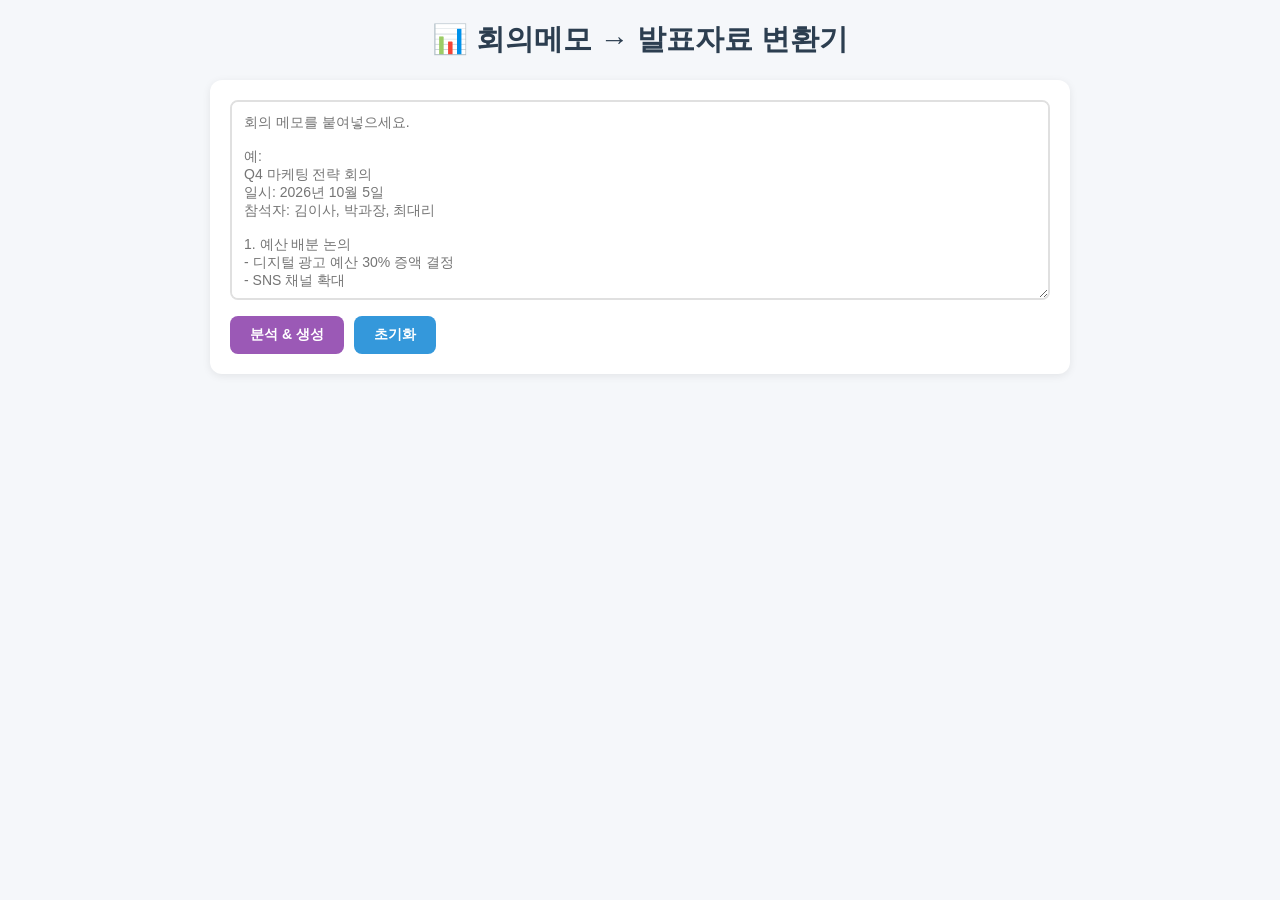
<file: meeting-to-slides/index.html>
<!DOCTYPE html>
<html lang="ko">
<head>
<meta charset="UTF-8">
<meta name="viewport" content="width=device-width, initial-scale=1.0">
<title>회의메모 → 발표자료 변환기</title>
<style>
* { margin: 0; padding: 0; box-sizing: border-box; }
body { font-family: -apple-system, BlinkMacSystemFont, 'Segoe UI', Roboto, sans-serif; background: #f5f7fa; color: #333; min-height: 100vh; }
.container { max-width: 900px; margin: 0 auto; padding: 20px; }
h1 { text-align: center; margin-bottom: 20px; color: #2c3e50; font-size: 1.8em; }
.input-section { background: #fff; border-radius: 12px; padding: 20px; margin-bottom: 20px; box-shadow: 0 2px 8px rgba(0,0,0,0.08); }
textarea { width: 100%; min-height: 200px; padding: 12px; border: 2px solid #e0e0e0; border-radius: 8px; font-size: 14px; resize: vertical; font-family: inherit; }
textarea:focus { outline: none; border-color: #9b59b6; }
.btn { padding: 10px 20px; border: none; border-radius: 8px; cursor: pointer; font-size: 14px; font-weight: 600; transition: all 0.2s; }
.btn-primary { background: #9b59b6; color: #fff; }
.btn-primary:hover { background: #8e44ad; }
.btn-secondary { background: #3498db; color: #fff; }
.btn-secondary:hover { background: #2980b9; }
.btn-success { background: #27ae60; color: #fff; }
.btn-success:hover { background: #219a52; }
.btn-group { display: flex; gap: 10px; margin-top: 12px; flex-wrap: wrap; }
.slider-section { background: #fff; border-radius: 12px; padding: 20px; margin-bottom: 20px; box-shadow: 0 2px 8px rgba(0,0,0,0.08); }
.slider-section label { display: block; margin-bottom: 8px; font-weight: 600; }
input[type="range"] { width: 100%; margin-bottom: 10px; }
.slide-count { text-align: center; font-size: 1.2em; font-weight: 700; color: #9b59b6; }
.preview-section { background: #fff; border-radius: 12px; padding: 20px; margin-bottom: 20px; box-shadow: 0 2px 8px rgba(0,0,0,0.08); }
.preview-section h2 { margin-bottom: 15px; color: #2c3e50; }
.slide { background: #f8f9fa; border-left: 4px solid #9b59b6; padding: 15px; margin-bottom: 12px; border-radius: 0 8px 8px 0; }
.slide-title { font-size: 1.1em; font-weight: 700; color: #2c3e50; margin-bottom: 8px; }
.slide-bullets { list-style: none; padding-left: 0; }
.slide-bullets li { padding: 4px 0 4px 20px; position: relative; font-size: 14px; }
.slide-bullets li::before { content: "•"; position: absolute; left: 5px; color: #9b59b6; font-weight: bold; }
.slide-type { display: inline-block; font-size: 11px; padding: 2px 8px; border-radius: 10px; margin-left: 8px; font-weight: 600; }
.type-title { background: #e8daef; color: #7d3c98; }
.type-content { background: #d4efdf; color: #1e8449; }
.type-decision { background: #fdebd0; color: #d68910; }
.type-conclusion { background: #d6eaf8; color: #2471a3; }
.export-section { background: #fff; border-radius: 12px; padding: 20px; margin-bottom: 20px; box-shadow: 0 2px 8px rgba(0,0,0,0.08); }
.export-section h2 { margin-bottom: 15px; color: #2c3e50; }
.export-output { background: #2c3e50; color: #ecf0f1; padding: 15px; border-radius: 8px; font-family: 'Courier New', monospace; font-size: 13px; white-space: pre-wrap; max-height: 300px; overflow-y: auto; }
.empty-state { text-align: center; padding: 40px; color: #95a5a6; }
@media (max-width: 600px) { .container { padding: 10px; } h1 { font-size: 1.4em; } .btn-group { flex-direction: column; } .btn { width: 100%; } }
</style>
</head>
<body>
<div class="container">
<h1>📊 회의메모 → 발표자료 변환기</h1>

<div class="input-section">
<textarea id="memoInput" placeholder="회의 메모를 붙여넣으세요.&#10;&#10;예:&#10;Q4 마케팅 전략 회의&#10;일시: 2026년 10월 5일&#10;참석자: 김이사, 박과장, 최대리&#10;&#10;1. 예산 배분 논의&#10;- 디지털 광고 예산 30% 증액 결정&#10;- SNS 채널 확대&#10;&#10;2. 일정 조정&#10;- 11월 중순 캠페인 시작으로 변경&#10;&#10;결정사항: 예산 30% 증액, 11월 중순 시작"></textarea>
<div class="btn-group">
<button class="btn btn-primary" onclick="analyzeAndGenerate()">분석 & 생성</button>
<button class="btn btn-secondary" onclick="clearAll()">초기화</button>
</div>
</div>

<div class="slider-section" id="sliderSection" style="display:none;">
<label>슬라이드 수 조절</label>
<input type="range" id="slideCount" min="5" max="15" value="10" step="5" onchange="updateSlideCount()">
<div class="slide-count" id="slideCountDisplay">10장</div>
</div>

<div class="preview-section" id="previewSection" style="display:none;">
<h2>📋 슬라이드 미리보기</h2>
<div id="slidesContainer"></div>
</div>

<div class="export-section" id="exportSection" style="display:none;">
<h2>📤 내보내기</h2>
<div class="btn-group" style="margin-bottom: 15px;">
<button class="btn btn-success" onclick="exportMarkdown()">마크다운</button>
<button class="btn btn-success" onclick="exportText()">텍스트</button>
<button class="btn btn-secondary" onclick="copyToClipboard()">클립보드 복사</button>
</div>
<div class="export-output" id="exportOutput"></div>
</div>
</div>

<script>
let currentSlides = [];
let currentFormat = 'markdown';

function analyzeAndGenerate() {
const memo = document.getElementById('memoInput').value.trim();
if (!memo) { alert('회의 메모를 입력해주세요.'); return; }

const slides = parseMemoToSlides(memo);
currentSlides = slides;
document.getElementById('sliderSection').style.display = 'block';
document.getElementById('previewSection').style.display = 'block';
document.getElementById('exportSection').style.display = 'block';
renderSlides();
updateSlideCount();
}

function parseMemoToSlides(memo) {
const lines = memo.split('\n').map(l => l.trim()).filter(l => l);
const slides = [];

// 제목 후보 추출 (첫 번째 줄 또는 가장 긴 줄)
let title = lines[0] || '회의 제목';
const titleCandidates = lines.filter(l => l.length > 5 && l.length < 50);
if (titleCandidates.length > 0) {
// 숫자나 특수문자가 적은 줄을 제목으로
title = titleCandidates.find(l => !/^\d/.test(l) && !l.includes(':')) || titleCandidates[0];
}

// 결정사항 분리
const decisionKeywords = ['결정', '결정사항', '합의', '확정', '최종'];
const decisions = [];
const contentLines = [];
let inDecisionSection = false;

lines.forEach(line => {
const isDecisionHeader = decisionKeywords.some(k => line.includes(k));
if (isDecisionHeader) { inDecisionSection = true; return; }
if (inDecisionSection && line) {
decisions.push(line.replace(/^[-•*]\s*/, ''));
} else if (!isDecisionHeader) {
contentLines.push(line);
}
});

// 섹션 분리 (숫자로 시작하는 줄 = 새 섹션)
const sections = [];
let currentSection = null;
contentLines.forEach(line => {
const sectionMatch = line.match(/^(\d+)[.、]\s*(.+)/);
if (sectionMatch) {
if (currentSection) sections.push(currentSection);
currentSection = { title: sectionMatch[2], bullets: [] };
} else if (currentSection && line) {
currentSection.bullets.push(line.replace(/^[-•*]\s*/, ''));
} else if (!currentSection && line && line !== title) {
// 첫 번째 섹션 전의 내용
currentSection = { title: '개요', bullets: [line] };
}
});
if (currentSection) sections.push(currentSection);

// 슬라이드 생성
// 1. 타이틀 슬라이드
slides.push({ type: 'title', title: title, bullets: [] });

// 2. 아젠다 슬라이드
if (sections.length > 0) {
slides.push({ type: 'content', title: '아젠다', bullets: sections.map(s => s.title) });
}

// 3. 본문 슬라이드들
sections.forEach(section => {
if (section.bullets.length > 0) {
slides.push({ type: 'content', title: section.title, bullets: section.bullets });
} else {
slides.push({ type: 'content', title: section.title, bullets: ['(내용 없음)'] });
}
});

// 4. 결정사항 슬라이드
if (decisions.length > 0) {
slides.push({ type: 'decision', title: '결정사항', bullets: decisions });
}

// 5. 마무리 슬라이드
slides.push({ type: 'conclusion', title: '다음 단계', bullets: ['액션 아이템 확인', '담당자 지정', '일정 조율'] });

return slides;
}

function renderSlides() {
const container = document.getElementById('slidesContainer');
const maxSlides = parseInt(document.getElementById('slideCount').value);
const displaySlides = currentSlides.slice(0, maxSlides);

container.innerHTML = displaySlides.map((slide, i) => `
<div class="slide">
<div class="slide-title">${i + 1}. ${escapeHtml(slide.title)}<span class="slide-type type-${slide.type}">${getTypeLabel(slide.type)}</span></div>
${slide.bullets.length > 0 ? `<ul class="slide-bullets">${slide.bullets.map(b => `<li>${escapeHtml(b)}</li>`).join('')}</ul>` : ''}
</div>
`).join('');
}

function getTypeLabel(type) {
const labels = { title: '제목', content: '본문', decision: '결정', conclusion: '마무리' };
return labels[type] || type;
}

function updateSlideCount() {
const count = document.getElementById('slideCount').value;
document.getElementById('slideCountDisplay').textContent = count + '장';
renderSlides();
}

function exportMarkdown() {
currentFormat = 'markdown';
const maxSlides = parseInt(document.getElementById('slideCount').value);
const displaySlides = currentSlides.slice(0, maxSlides);
let md = '# ' + (displaySlides[0]?.title || '발표') + '\n\n';
displaySlides.forEach((slide, i) => {
if (i === 0) return; // 타이틀은 이미 위에
md += `## ${i}. ${slide.title}\n`;
slide.bullets.forEach(b => { md += `- ${b}\n`; });
md += '\n';
});
document.getElementById('exportOutput').textContent = md;
}

function exportText() {
currentFormat = 'text';
const maxSlides = parseInt(document.getElementById('slideCount').value);
const displaySlides = currentSlides.slice(0, maxSlides);
let txt = '';
displaySlides.forEach((slide, i) => {
txt += `[${i + 1}] ${slide.title}\n`;
slide.bullets.forEach(b => { txt += `  - ${b}\n`; });
txt += '\n';
});
document.getElementById('exportOutput').textContent = txt;
}

function copyToClipboard() {
const text = document.getElementById('exportOutput').textContent;
if (!text) { alert('내보낼 내용이 없습니다. 먼저 마크다운 또는 텍스트를 생성해주세요.'); return; }
navigator.clipboard.writeText(text).then(() => {
alert('클립보드에 복사되었습니다!');
}).catch(() => {
// Fallback
const textarea = document.createElement('textarea');
textarea.value = text;
document.body.appendChild(textarea);
textarea.select();
document.execCommand('copy');
document.body.removeChild(textarea);
alert('클립보드에 복사되었습니다!');
});
}

function clearAll() {
document.getElementById('memoInput').value = '';
document.getElementById('sliderSection').style.display = 'none';
document.getElementById('previewSection').style.display = 'none';
document.getElementById('exportSection').style.display = 'none';
currentSlides = [];
}

function escapeHtml(text) {
const div = document.createElement('div');
div.textContent = text;
return div.innerHTML;
}
</script>
</body>
</html>
</file>
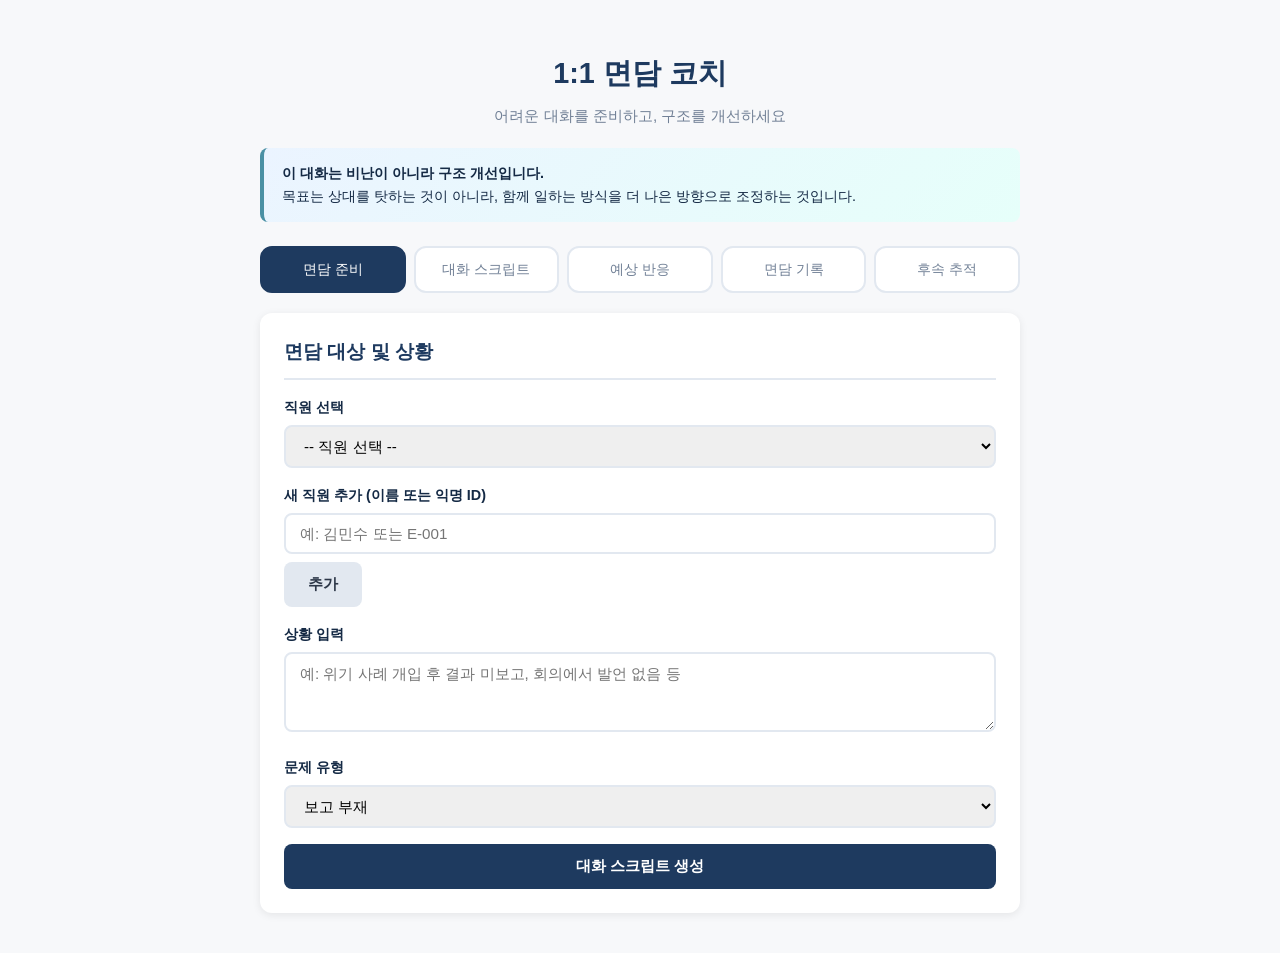
<file: one-on-one-coach/index.html>
<!DOCTYPE html>
<html lang="ko">
<head>
<meta charset="UTF-8">
<meta name="viewport" content="width=device-width, initial-scale=1.0">
<title>1:1 면담 코치</title>
<style>
:root {
  --primary: #1e3a5f;
  --primary-light: #2c5282;
  --primary-dark: #152a45;
  --accent: #4a90a4;
  --bg: #f7f8fa;
  --card-bg: #ffffff;
  --text: #2d3748;
  --text-light: #718096;
  --border: #e2e8f0;
  --success: #38a169;
  --warning: #d69e2e;
  --danger: #e53e3e;
  --shadow: 0 2px 8px rgba(0,0,0,0.08);
  --radius: 12px;
}
* { margin: 0; padding: 0; box-sizing: border-box; }
body {
  font-family: -apple-system, BlinkMacSystemFont, 'Segoe UI', 'Noto Sans KR', sans-serif;
  background: var(--bg);
  color: var(--text);
  line-height: 1.6;
  min-height: 100vh;
}
.container {
  max-width: 800px;
  margin: 0 auto;
  padding: 20px;
}
header {
  text-align: center;
  padding: 30px 0 20px;
}
header h1 {
  color: var(--primary);
  font-size: 1.8rem;
  margin-bottom: 8px;
}
header p {
  color: var(--text-light);
  font-size: 0.95rem;
}
.notice {
  background: linear-gradient(135deg, #ebf4ff 0%, #e6fffa 100%);
  border-left: 4px solid var(--accent);
  padding: 14px 18px;
  border-radius: 8px;
  margin-bottom: 24px;
  font-size: 0.9rem;
  color: var(--primary-dark);
}
.tabs {
  display: flex;
  gap: 8px;
  margin-bottom: 20px;
  flex-wrap: wrap;
}
.tab-btn {
  flex: 1;
  min-width: 120px;
  padding: 12px 16px;
  border: 2px solid var(--border);
  background: var(--card-bg);
  border-radius: var(--radius);
  cursor: pointer;
  font-size: 0.9rem;
  font-weight: 500;
  color: var(--text-light);
  transition: all 0.2s;
}
.tab-btn:hover { border-color: var(--primary-light); color: var(--primary); }
.tab-btn.active {
  background: var(--primary);
  color: white;
  border-color: var(--primary);
}
.tab-content { display: none; }
.tab-content.active { display: block; }
.card {
  background: var(--card-bg);
  border-radius: var(--radius);
  padding: 24px;
  box-shadow: var(--shadow);
  margin-bottom: 20px;
}
.card h2 {
  color: var(--primary);
  font-size: 1.2rem;
  margin-bottom: 16px;
  padding-bottom: 10px;
  border-bottom: 2px solid var(--border);
}
.form-group { margin-bottom: 16px; }
.form-group label {
  display: block;
  font-weight: 600;
  margin-bottom: 6px;
  color: var(--primary-dark);
  font-size: 0.9rem;
}
.form-group input,
.form-group select,
.form-group textarea {
  width: 100%;
  padding: 10px 14px;
  border: 2px solid var(--border);
  border-radius: 8px;
  font-size: 0.95rem;
  font-family: inherit;
  transition: border-color 0.2s;
}
.form-group input:focus,
.form-group select:focus,
.form-group textarea:focus {
  outline: none;
  border-color: var(--primary-light);
}
.form-group textarea { resize: vertical; min-height: 80px; }
.btn {
  display: inline-block;
  padding: 12px 24px;
  border: none;
  border-radius: 8px;
  font-size: 0.95rem;
  font-weight: 600;
  cursor: pointer;
  transition: all 0.2s;
}
.btn-primary {
  background: var(--primary);
  color: white;
}
.btn-primary:hover { background: var(--primary-light); }
.btn-secondary {
  background: var(--border);
  color: var(--text);
}
.btn-secondary:hover { background: #cbd5e0; }
.btn-success {
  background: var(--success);
  color: white;
}
.btn-success:hover { background: #2f855a; }
.btn-block { width: 100%; }
.script-section {
  background: #f7fafc;
  border-radius: 8px;
  padding: 16px;
  margin-bottom: 14px;
  border-left: 4px solid var(--accent);
}
.script-section h3 {
  font-size: 0.85rem;
  color: var(--accent);
  margin-bottom: 6px;
  text-transform: uppercase;
  letter-spacing: 0.5px;
}
.script-section p {
  font-size: 0.95rem;
  color: var(--text);
  line-height: 1.7;
}
.response-card {
  background: #fff5f5;
  border: 1px solid #fed7d7;
  border-radius: 8px;
  padding: 14px;
  margin-bottom: 12px;
}
.response-card .reaction {
  font-weight: 600;
  color: var(--danger);
  margin-bottom: 6px;
}
.response-card .suggestion {
  color: var(--text);
  font-size: 0.9rem;
}
.record-item {
  background: var(--card-bg);
  border: 1px solid var(--border);
  border-radius: 8px;
  padding: 16px;
  margin-bottom: 12px;
}
.record-item .record-header {
  display: flex;
  justify-content: space-between;
  align-items: center;
  margin-bottom: 8px;
}
.record-item .record-title {
  font-weight: 600;
  color: var(--primary);
}
.record-item .record-date {
  font-size: 0.8rem;
  color: var(--text-light);
}
.record-item .record-body {
  font-size: 0.9rem;
  color: var(--text);
}
.record-item .agreement {
  background: #f0fff4;
  padding: 10px;
  border-radius: 6px;
  margin-top: 8px;
  font-size: 0.85rem;
}
.followup-badge {
  display: inline-block;
  padding: 2px 8px;
  border-radius: 12px;
  font-size: 0.75rem;
  font-weight: 600;
}
.followup-done { background: #c6f6d5; color: #22543d; }
.followup-pending { background: #fefcbf; color: #744210; }
.empty-state {
  text-align: center;
  padding: 40px 20px;
  color: var(--text-light);
}
.empty-state .icon { font-size: 3rem; margin-bottom: 12px; }
.stats-grid {
  display: grid;
  grid-template-columns: repeat(auto-fit, minmax(140px, 1fr));
  gap: 12px;
  margin-bottom: 20px;
}
.stat-card {
  background: var(--card-bg);
  border-radius: 8px;
  padding: 16px;
  text-align: center;
  box-shadow: var(--shadow);
}
.stat-card .number {
  font-size: 1.8rem;
  font-weight: 700;
  color: var(--primary);
}
.stat-card .label {
  font-size: 0.8rem;
  color: var(--text-light);
}
.checkbox-group {
  display: flex;
  gap: 16px;
  flex-wrap: wrap;
}
.checkbox-item {
  display: flex;
  align-items: center;
  gap: 6px;
}
.timeline {
  position: relative;
  padding-left: 24px;
}
.timeline::before {
  content: '';
  position: absolute;
  left: 8px;
  top: 0;
  bottom: 0;
  width: 2px;
  background: var(--border);
}
.timeline-item {
  position: relative;
  margin-bottom: 16px;
}
.timeline-item::before {
  content: '';
  position: absolute;
  left: -20px;
  top: 6px;
  width: 10px;
  height: 10px;
  border-radius: 50%;
  background: var(--accent);
}
.timeline-item .time {
  font-size: 0.75rem;
  color: var(--text-light);
}
.timeline-item .content {
  font-size: 0.9rem;
}
@media (max-width: 600px) {
  .container { padding: 12px; }
  header h1 { font-size: 1.4rem; }
  .card { padding: 16px; }
  .tab-btn { min-width: 100px; padding: 10px 12px; font-size: 0.85rem; }
}
</style>
</head>
<body>
<div class="container">
  <header>
    <h1>1:1 면담 코치</h1>
    <p>어려운 대화를 준비하고, 구조를 개선하세요</p>
  </header>

  <div class="notice">
    <strong>이 대화는 비난이 아니라 구조 개선입니다.</strong><br>
    목표는 상대를 탓하는 것이 아니라, 함께 일하는 방식을 더 나은 방향으로 조정하는 것입니다.
  </div>

  <div class="tabs">
    <button class="tab-btn active" data-tab="prepare">면담 준비</button>
    <button class="tab-btn" data-tab="script">대화 스크립트</button>
    <button class="tab-btn" data-tab="response">예상 반응</button>
    <button class="tab-btn" data-tab="record">면담 기록</button>
    <button class="tab-btn" data-tab="followup">후속 추적</button>
  </div>

  <!-- 면담 준비 -->
  <div id="prepare" class="tab-content active">
    <div class="card">
      <h2>면담 대상 및 상황</h2>
      <div class="form-group">
        <label>직원 선택</label>
        <select id="employeeSelect">
          <option value="">-- 직원 선택 --</option>
        </select>
      </div>
      <div class="form-group">
        <label>새 직원 추가 (이름 또는 익명 ID)</label>
        <input type="text" id="newEmployee" placeholder="예: 김민수 또는 E-001">
        <button class="btn btn-secondary" onclick="addEmployee()" style="margin-top:8px;">추가</button>
      </div>
      <div class="form-group">
        <label>상황 입력</label>
        <textarea id="situation" placeholder="예: 위기 사례 개입 후 결과 미보고, 회의에서 발언 없음 등"></textarea>
      </div>
      <div class="form-group">
        <label>문제 유형</label>
        <select id="issueType">
          <option value="보고 부재">보고 부재</option>
          <option value="질문 부재">질문 부재</option>
          <option value="진행 파악 안 됨">진행 파악 안 됨</option>
          <option value="기타">기타</option>
        </select>
      </div>
      <button class="btn btn-primary btn-block" onclick="generateScript()">대화 스크립트 생성</button>
    </div>
  </div>

  <!-- 대화 스크립트 -->
  <div id="script" class="tab-content">
    <div class="card">
      <h2>생성된 대화 스크립트</h2>
      <div id="scriptOutput">
        <div class="empty-state">
          <div class="icon">📋</div>
          <p>면담 준비 탭에서 상황을 입력하고 스크립트를 생성하세요.</p>
        </div>
      </div>
    </div>
  </div>

  <!-- 예상 반응 -->
  <div id="response" class="tab-content">
    <div class="card">
      <h2>예상 반응 및 대응</h2>
      <div id="responseOutput">
        <div class="empty-state">
          <div class="icon">💬</div>
          <p>스크립트 생성 후 예상 반응을 확인하세요.</p>
        </div>
      </div>
    </div>
  </div>

  <!-- 면담 기록 -->
  <div id="record" class="tab-content">
    <div class="card">
      <h2>면담 기록 작성</h2>
      <div class="form-group">
        <label>날짜</label>
        <input type="date" id="recordDate">
      </div>
      <div class="form-group">
        <label>직원</label>
        <select id="recordEmployee"></select>
      </div>
      <div class="form-group">
        <label>면담 요약</label>
        <textarea id="recordSummary" placeholder="대화 내용을 간단히 요약하세요"></textarea>
      </div>
      <div class="form-group">
        <label>합의 사항</label>
        <textarea id="recordAgreement" placeholder="예: 매주 월요일 10분, 3줄 보고"></textarea>
      </div>
      <div class="form-group">
        <label>후속 조치</label>
        <textarea id="recordAction" placeholder="예: 2주 후 진행 상황 확인"></textarea>
      </div>
      <button class="btn btn-primary btn-block" onclick="saveRecord()">기록 저장</button>
    </div>
    <div class="card">
      <h2>기록된 면담</h2>
      <div id="recordList"></div>
    </div>
  </div>

  <!-- 후속 추적 -->
  <div id="followup" class="tab-content">
    <div class="stats-grid">
      <div class="stat-card">
        <div class="number" id="totalCount">0</div>
        <div class="label">전체 면담</div>
      </div>
      <div class="stat-card">
        <div class="number" id="doneCount">0</div>
        <div class="label">합의 이행 완료</div>
      </div>
      <div class="stat-card">
        <div class="number" id="pendingCount">0</div>
        <div class="label">이행 대기</div>
      </div>
    </div>
    <div class="card">
      <h2>후속 추적 목록</h2>
      <div id="followupList"></div>
    </div>
  </div>
</div>

<script>
const STORAGE_KEY = 'oneOnOneCoach';
let data = loadData();
let currentScript = null;

function loadData() {
  const saved = localStorage.getItem(STORAGE_KEY);
  if (saved) {
    try { return JSON.parse(saved); } catch(e) { return { employees: [], records: [] }; }
  }
  return { employees: [], records: [] };
}

function saveData() {
  localStorage.setItem(STORAGE_KEY, JSON.stringify(data));
}

function addEmployee() {
  const input = document.getElementById('newEmployee');
  const name = input.value.trim();
  if (!name) { alert('이름 또는 ID를 입력하세요.'); return; }
  if (data.employees.includes(name)) { alert('이미 등록된 직원입니다.'); return; }
  data.employees.push(name);
  saveData();
  input.value = '';
  updateEmployeeSelects();
  alert('직원이 추가되었습니다.');
}

function updateEmployeeSelects() {
  const selects = ['employeeSelect', 'recordEmployee'];
  selects.forEach(id => {
    const sel = document.getElementById(id);
    const current = sel.value;
    sel.innerHTML = '<option value="">-- 직원 선택 --</option>';
    data.employees.forEach(emp => {
      const opt = document.createElement('option');
      opt.value = emp;
      opt.textContent = emp;
      sel.appendChild(opt);
    });
    sel.value = current;
  });
}

function generateScript() {
  const employee = document.getElementById('employeeSelect').value;
  const situation = document.getElementById('situation').value.trim();
  const issueType = document.getElementById('issueType').value;

  if (!employee) { alert('직원을 선택하세요.'); return; }
  if (!situation) { alert('상황을 입력하세요.'); return; }

  const script = buildScript(employee, situation, issueType);
  currentScript = script;
  renderScript(script);
  renderResponses(script);
  switchTab('script');
}

function buildScript(employee, situation, issueType) {
  const scripts = {
    '보고 부재': {
      intro: `"${employee}님, 요즘 어떻게 지내요? 바쁘시죠?"`,
      fact: `지난주 ${situation} 건에 대해 제가 먼저 여쭤봤어요.`,
      impact: `제가 진행 상황을 파악하지 못하면, 다른 팀원에게도 영향이 가고 의사결정이 늦어져요.`,
      request: `다음 주부터 매주 월요일 10분, 3줄로 알려줄 수 있어요?`,
      support: `어려우면 언제든 말해요. 함께 해결할 방법을 찾아볼게요.`
    },
    '질문 부재': {
      intro: `"${employee}님, 최근 업무는 어떤가요? 궁금한 점은 없으세요?"`,
      fact: `최근 ${situation} 상황에서 질문이나 확인 요청이 없었어요.`,
      impact: `질문이 없으면 제가 진행 방향이 맞는지 확인하기 어려워요.`,
      request: `다음 주부터 작은 것이라도 이해가 안 되는 부분이 있으면 바로 물어봐 줄 수 있어요?`,
      support: `질문하는 것이 부담스럽지 않도록, 편하게 말할 수 있는 분위기를 만들게요.`
    },
    '진행 파악 안 됨': {
      intro: `"${employee}님, 요즘 일정은 어떻게 되어가고 있어요?"`,
      fact: `${situation} 건의 진행 상황을 제가 파악하지 못하고 있어요.`,
      impact: `진행 상황이 보이지 않으면 우선순위 조정이나 지원을 제때 드리기 어려워요.`,
      request: `다음 주부터 매주 수요일, 간단한 진행 보고를 공유해 줄 수 있어요?`,
      support: `보고가 부담스럽지 않도록 간단한 양식을 만들어 드릴게요.`
    },
    '기타': {
      intro: `"${employee}님, 요즘 어떻게 지내요?"`,
      fact: `${situation} 상황에 대해 이야기하고 싶어요.`,
      impact: `이 부분이 해결되지 않으면 팀 전체의 효율에 영향이 갈 수 있어요.`,
      request: `다음 주부터 이 부분에 대해 함께 개선 방안을 찾아볼 수 있을까요?`,
      support: `어려운 부분이 있으면 언제든 말씀해 주세요.`
    }
  };

  return scripts[issueType] || scripts['기타'];
}

function renderScript(script) {
  const output = document.getElementById('scriptOutput');
  output.innerHTML = `
    <div class="script-section">
      <h3>1. 도입 (비난 없는 시작)</h3>
      <p>${script.intro}</p>
    </div>
    <div class="script-section">
      <h3>2. 사실 진술</h3>
      <p>${script.fact}</p>
    </div>
    <div class="script-section">
      <h3>3. 영향 설명</h3>
      <p>${script.impact}</p>
    </div>
    <div class="script-section">
      <h3>4. 구체적 요청</h3>
      <p>${script.request}</p>
    </div>
    <div class="script-section">
      <h3>5. 지지 표현</h3>
      <p>${script.support}</p>
    </div>
  `;
}

function renderResponses(script) {
  const output = document.getElementById('responseOutput');
  const responses = [
    {
      reaction: '"바빠서요"',
      suggestion: `"바쁘신 거 알아요. 그래서 더 간단하게 만들려고 해요. 3줄이면 1분이면 돼요. 이 정도는 가능할까요?"`
    },
    {
      reaction: '"몰랐어요"',
      suggestion: `"몰랐을 수 있어요. 제가 더 명확하게 전달하지 못한 부분이 있었어요. 이제부터는 이렇게 알려드릴게요."`
    },
    {
      reaction: '"네, 알겠어요"',
      suggestion: `"고마워요. 그럼 다음 주부터 시작해볼까요? 혹시 어려운 부분이 있으면 바로 말해줘요."`
    },
    {
      reaction: '"왜 이제야 말해요?"',
      suggestion: `"말씀하신 대로 미리 이야기했어야 했어요. 죄송해요. 앞으로는 더 일찍 공유할게요."`
    },
    {
      reaction: '"다른 팀원도 그래요"',
      suggestion: `"다른 팀원 이야기는 나중에 따로 확인할게요. 지금은 ${document.getElementById('employeeSelect').value}님과 함께 더 나은 방법을 찾고 싶어요."`
    }
  ];

  output.innerHTML = responses.map(r => `
    <div class="response-card">
      <div class="reaction">예상 반응: ${r.reaction}</div>
      <div class="suggestion">대응: ${r.suggestion}</div>
    </div>
  `).join('');
}

function saveRecord() {
  const date = document.getElementById('recordDate').value;
  const employee = document.getElementById('recordEmployee').value;
  const summary = document.getElementById('recordSummary').value.trim();
  const agreement = document.getElementById('recordAgreement').value.trim();
  const action = document.getElementById('recordAction').value.trim();

  if (!date || !employee || !summary) { alert('날짜, 직원, 요약은 필수입니다.'); return; }

  const record = {
    id: Date.now(),
    date,
    employee,
    summary,
    agreement,
    action,
    followupDone: false,
    createdAt: new Date().toISOString()
  };

  data.records.push(record);
  saveData();
  renderRecords();
  renderFollowups();
  alert('기록이 저장되었습니다.');
}

function renderRecords() {
  const list = document.getElementById('recordList');
  if (data.records.length === 0) {
    list.innerHTML = '<div class="empty-state"><div class="icon">📝</div><p>아직 기록된 면담이 없습니다.</p></div>';
    return;
  }
  const sorted = [...data.records].sort((a, b) => new Date(b.date) - new Date(a.date));
  list.innerHTML = sorted.map(r => `
    <div class="record-item">
      <div class="record-header">
        <span class="record-title">${r.employee}</span>
        <span class="record-date">${r.date}</span>
      </div>
      <div class="record-body">${r.summary}</div>
      ${r.agreement ? `<div class="agreement"><strong>합의:</strong> ${r.agreement}</div>` : ''}
      ${r.action ? `<div class="agreement"><strong>후속:</strong> ${r.action}</div>` : ''}
    </div>
  `).join('');
}

function renderFollowups() {
  const list = document.getElementById('followupList');
  const total = data.records.length;
  const done = data.records.filter(r => r.followupDone).length;
  const pending = total - done;

  document.getElementById('totalCount').textContent = total;
  document.getElementById('doneCount').textContent = done;
  document.getElementById('pendingCount').textContent = pending;

  if (data.records.length === 0) {
    list.innerHTML = '<div class="empty-state"><div class="icon">📊</div><p>추적할 면담이 없습니다.</p></div>';
    return;
  }

  const sorted = [...data.records].sort((a, b) => new Date(b.date) - new Date(a.date));
  list.innerHTML = sorted.map(r => `
    <div class="record-item">
      <div class="record-header">
        <span class="record-title">${r.employee}</span>
        <span class="followup-badge ${r.followupDone ? 'followup-done' : 'followup-pending'}">
          ${r.followupDone ? '이행 완료' : '이행 대기'}
        </span>
      </div>
      <div class="record-body">${r.summary}</div>
      ${r.agreement ? `<div class="agreement"><strong>합의 사항:</strong> ${r.agreement}</div>` : ''}
      <div style="margin-top:10px;">
        <button class="btn ${r.followupDone ? 'btn-secondary' : 'btn-success'}" onclick="toggleFollowup(${r.id})">
          ${r.followupDone ? '미완료로 변경' : '이행 완료 체크'}
        </button>
        <button class="btn btn-secondary" onclick="deleteRecord(${r.id})" style="margin-left:8px;">삭제</button>
      </div>
    </div>
  `).join('');
}

function toggleFollowup(id) {
  const record = data.records.find(r => r.id === id);
  if (record) {
    record.followupDone = !record.followupDone;
    saveData();
    renderFollowups();
  }
}

function deleteRecord(id) {
  if (!confirm('이 기록을 삭제하시겠습니까?')) return;
  data.records = data.records.filter(r => r.id !== id);
  saveData();
  renderRecords();
  renderFollowups();
}

function switchTab(tabName) {
  document.querySelectorAll('.tab-btn').forEach(btn => {
    btn.classList.toggle('active', btn.dataset.tab === tabName);
  });
  document.querySelectorAll('.tab-content').forEach(content => {
    content.classList.toggle('active', content.id === tabName);
  });
}

// 탭 이벤트
document.querySelectorAll('.tab-btn').forEach(btn => {
  btn.addEventListener('click', () => switchTab(btn.dataset.tab));
});

// 초기화
document.addEventListener('DOMContentLoaded', () => {
  updateEmployeeSelects();
  renderRecords();
  renderFollowups();
  document.getElementById('recordDate').valueAsDate = new Date();
});
</script>
</body>
</html>
</file>
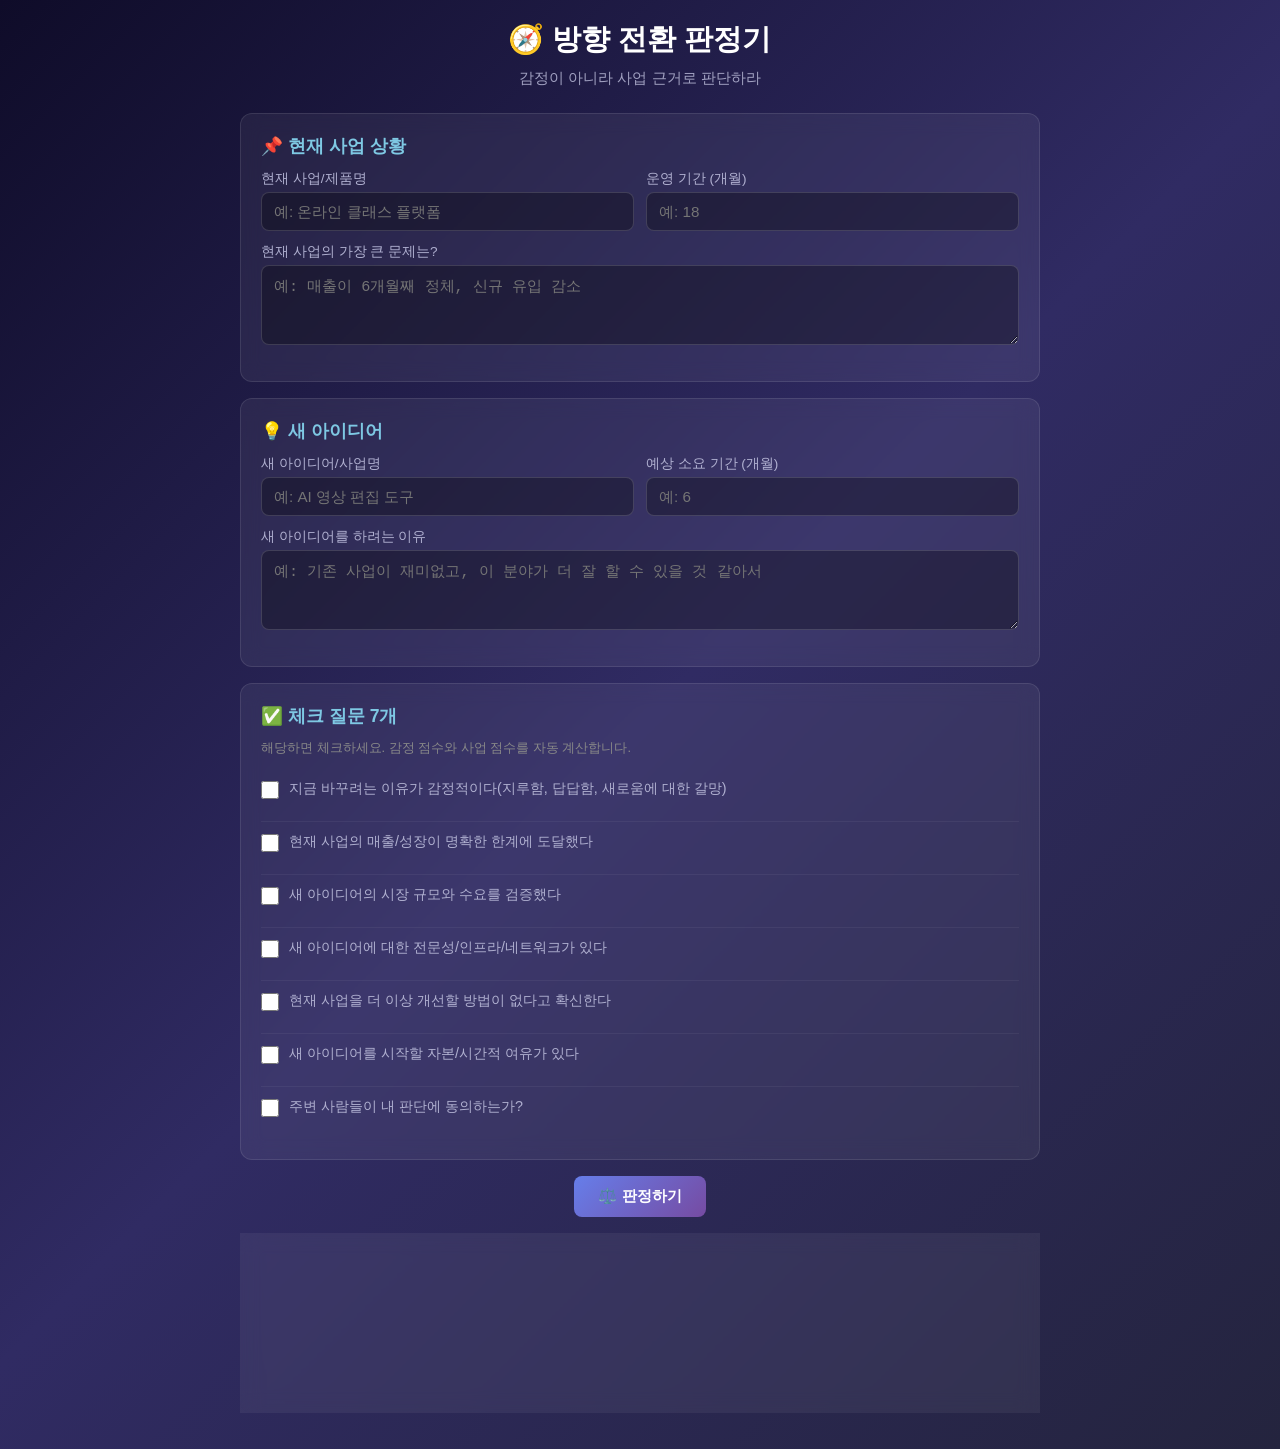
<file: pivot-decider/index.html>
<!DOCTYPE html>
<html lang="ko">
<head>
<meta charset="UTF-8">
<meta name="viewport" content="width=device-width, initial-scale=1.0">
<title>방향 전환 판정기 — 감정 vs 사업</title>
<style>
*{margin:0;padding:0;box-sizing:border-box}
body{font-family:'Segoe UI','Malgun Gothic',sans-serif;background:linear-gradient(135deg,#0f0c29,#302b63,#24243e);min-height:100vh;color:#e0e0e0;padding:20px}
.container{max-width:800px;margin:0 auto}
h1{text-align:center;font-size:1.8rem;margin-bottom:8px;color:#fff}
.subtitle{text-align:center;color:#a0a0c0;margin-bottom:24px;font-size:.95rem}
.card{background:rgba(255,255,255,.06);border:1px solid rgba(255,255,255,.1);border-radius:12px;padding:20px;margin-bottom:16px;backdrop-filter:blur(10px)}
.card h2{font-size:1.1rem;margin-bottom:12px;color:#7ec8e3}
label{display:block;font-size:.85rem;color:#b0b0d0;margin-bottom:4px}
input,textarea,select{width:100%;padding:10px 12px;border:1px solid rgba(255,255,255,.15);border-radius:8px;background:rgba(0,0,0,.3);color:#e0e0e0;font-size:.95rem;margin-bottom:12px}
textarea{min-height:80px;resize:vertical}
input:focus,textarea:focus,select:focus{outline:none;border-color:#7ec8e3}
.btn{display:inline-block;padding:10px 24px;border:none;border-radius:8px;cursor:pointer;font-size:.95rem;font-weight:600;transition:all .2s}
.btn-primary{background:linear-gradient(135deg,#667eea,#764ba2);color:#fff}
.btn-primary:hover{transform:translateY(-2px);box-shadow:0 4px 15px rgba(102,126,234,.4)}
.btn-secondary{background:rgba(255,255,255,.1);color:#e0e0e0;border:1px solid rgba(255,255,255,.2)}
.btn-danger{background:rgba(231,76,60,.2);color:#e74c3c;border:1px solid rgba(231,76,60,.3)}
.btn-sm{padding:6px 14px;font-size:.8rem}
.check-item{display:flex;align-items:flex-start;gap:10px;padding:10px 0;border-bottom:1px solid rgba(255,255,255,.05)}
.check-item:last-child{border-bottom:none}
.check-item input[type=checkbox]{width:18px;height:18px;margin-top:2px;accent-color:#7ec8e3;flex-shrink:0}
.check-item label{margin:0;font-size:.9rem;cursor:pointer}
.score-bar{display:flex;align-items:center;gap:12px;margin:8px 0}
.score-bar .label{width:80px;font-size:.85rem;color:#b0b0d0}
.score-bar .bar{flex:1;height:20px;background:rgba(0,0,0,.3);border-radius:10px;overflow:hidden}
.score-bar .fill{height:100%;border-radius:10px;transition:width .5s}
.score-bar .val{width:50px;text-align:right;font-weight:700;font-size:.9rem}
.verdict{text-align:center;padding:24px;border-radius:12px;margin:16px 0;font-size:1.3rem;font-weight:700}
.verdict-continue{background:rgba(46,204,113,.15);border:2px solid #2ecc71;color:#2ecc71}
.verdict-hold{background:rgba(241,196,15,.15);border:2px solid #f1c40f;color:#f1c40f}
.verdict-pivot{background:rgba(231,76,60,.15);border:2px solid #e74c3c;color:#e74c3c}
.history-item{background:rgba(0,0,0,.2);border-radius:8px;padding:12px;margin-bottom:8px;font-size:.85rem}
.history-item .date{color:#7ec8e3;font-size:.75rem}
.history-item .result{font-weight:600;margin-top:4px}
.tag{display:inline-block;padding:2px 8px;border-radius:4px;font-size:.7rem;margin-left:6px}
.tag-continue{background:rgba(46,204,113,.2);color:#2ecc71}
.tag-hold{background:rgba(241,196,15,.2);color:#f1c40f}
.tag-pivot{background:rgba(231,76,60,.2);color:#e74c3c}
.empty{text-align:center;color:#666;padding:20px;font-size:.9rem}
.row{display:flex;gap:12px;flex-wrap:wrap}
.row>div{flex:1;min-width:200px}
@media(max-width:600px){.row>div{min-width:100%}h1{font-size:1.4rem}}
</style>
</head>
<body>
<div class="container">
<h1>🧭 방향 전환 판정기</h1>
<p class="subtitle">감정이 아니라 사업 근거로 판단하라</p>

<div class="card">
<h2>📌 현재 사업 상황</h2>
<div class="row">
<div><label>현재 사업/제품명</label><input id="currentBiz" placeholder="예: 온라인 클래스 플랫폼"></div>
<div><label>운영 기간 (개월)</label><input id="currentMonths" type="number" min="0" placeholder="예: 18"></div>
</div>
<label>현재 사업의 가장 큰 문제는?</label>
<textarea id="currentProblem" placeholder="예: 매출이 6개월째 정체, 신규 유입 감소"></textarea>
</div>

<div class="card">
<h2>💡 새 아이디어</h2>
<div class="row">
<div><label>새 아이디어/사업명</label><input id="newIdea" placeholder="예: AI 영상 편집 도구"></div>
<div><label>예상 소요 기간 (개월)</label><input id="newMonths" type="number" min="0" placeholder="예: 6"></div>
</div>
<label>새 아이디어를 하려는 이유</label>
<textarea id="newReason" placeholder="예: 기존 사업이 재미없고, 이 분야가 더 잘 할 수 있을 것 같아서"></textarea>
</div>

<div class="card">
<h2>✅ 체크 질문 7개</h2>
<p style="font-size:.8rem;color:#888;margin-bottom:12px">해당하면 체크하세요. 감정 점수와 사업 점수를 자동 계산합니다.</p>
<div id="checklist"></div>
</div>

<div style="text-align:center;margin:16px 0">
<button class="btn btn-primary" onclick="calculate()">⚖️ 판정하기</button>
</div>

<div id="result"></div>

<div class="card">
<h2>📜 과거 판정 기록</h2>
<div id="history"></div>
<div style="margin-top:12px;text-align:right">
<button class="btn btn-danger btn-sm" onclick="clearHistory()">기록 전체 삭제</button>
</div>
</div>
</div>

<script>
const CHECKS = [
  {id:'c1', text:'지금 바꾸려는 이유가 감정적이다(지루함, 답답함, 새로움에 대한 갈망)', type:'emotion'},
  {id:'c2', text:'현재 사업의 매출/성장이 명확한 한계에 도달했다', type:'business'},
  {id:'c3', text:'새 아이디어의 시장 규모와 수요를 검증했다', type:'business'},
  {id:'c4', text:'새 아이디어에 대한 전문성/인프라/네트워크가 있다', type:'business'},
  {id:'c5', text:'현재 사업을 더 이상 개선할 방법이 없다고 확신한다', type:'business'},
  {id:'c6', text:'새 아이디어를 시작할 자본/시간적 여유가 있다', type:'business'},
  {id:'c7', text:'주변 사람들이 내 판단에 동의하는가?', type:'emotion'}
];

function renderChecklist(){
  const el = document.getElementById('checklist');
  el.innerHTML = CHECKS.map(c=>`
    <div class="check-item">
      <input type="checkbox" id="${c.id}" data-type="${c.type}">
      <label for="${c.id}">${c.text}</label>
    </div>
  `).join('');
}

function calculate(){
  let emotion=0, business=0;
  CHECKS.forEach(c=>{
    if(document.getElementById(c.id).checked){
      if(c.type==='emotion') emotion++;
      else business++;
    }
  });
  const total = emotion + business;
  const emotionPct = total>0 ? Math.round(emotion/total*100) : 0;
  const businessPct = total>0 ? Math.round(business/total*100) : 0;

  let verdict, verdictClass;
  if(business >= 4 && emotion <= 2){
    verdict='🔄 전환 권고'; verdictClass='verdict-pivot';
  } else if(emotion >= 4 && business <= 2){
    verdict='⏸️ 보류 권고'; verdictClass='verdict-hold';
  } else {
    verdict='▶️ 계속 진행 권고'; verdictClass='verdict-continue';
  }

  const resultEl = document.getElementById('result');
  resultEl.innerHTML = `
    <div class="card">
      <h2>📊 점수 분석</h2>
      <div class="score-bar">
        <span class="label">감정 점수</span>
        <div class="bar"><div class="fill" style="width:${emotionPct}%;background:linear-gradient(90deg,#e74c3c,#c0392b)"></div></div>
        <span class="val" style="color:#e74c3c">${emotion}개</span>
      </div>
      <div class="score-bar">
        <span class="label">사업 점수</span>
        <div class="bar"><div class="fill" style="width:${businessPct}%;background:linear-gradient(90deg,#2ecc71,#27ae60)"></div></div>
        <span class="val" style="color:#2ecc71">${business}개</span>
      </div>
    </div>
    <div class="verdict ${verdictClass}">${verdict}</div>
    <div class="card" style="font-size:.85rem;color:#b0b0d0">
      <p>💡 <strong>판정 기준:</strong></p>
      <ul style="margin:8px 0 0 20px;line-height:1.8">
        <li><strong>전환 권고</strong>: 사업 점수 4개 이상 + 감정 점수 2개 이하</li>
        <li><strong>보류 권고</strong>: 감정 점수 4개 이상 + 사업 점수 2개 이하</li>
        <li><strong>계속 진행</strong>: 그 외 (판단 근거가 불충분)</li>
      </ul>
    </div>
  `;

  saveHistory({
    date: new Date().toLocaleString('ko-KR'),
    currentBiz: document.getElementById('currentBiz').value,
    newIdea: document.getElementById('newIdea').value,
    emotion, business, verdict
  });
  renderHistory();
}

function saveHistory(record){
  let h = JSON.parse(localStorage.getItem('pivot_history')||'[]');
  h.unshift(record);
  if(h.length>50) h = h.slice(0,50);
  localStorage.setItem('pivot_history', JSON.stringify(h));
}

function renderHistory(){
  const h = JSON.parse(localStorage.getItem('pivot_history')||'[]');
  const el = document.getElementById('history');
  if(h.length===0){
    el.innerHTML = '<div class="empty">아직 판정 기록이 없습니다.</div>';
    return;
  }
  el.innerHTML = h.map(r=>{
    const tagClass = r.verdict.includes('전환')?'tag-pivot':r.verdict.includes('보류')?'tag-hold':'tag-continue';
    return `<div class="history-item">
      <div class="date">${r.date}</div>
      <div>${r.currentBiz||'(미입력)'} → ${r.newIdea||'(미입력)'}</div>
      <div class="result">감정 ${r.emotion} / 사업 ${r.business} <span class="tag ${tagClass}">${r.verdict}</span></div>
    </div>`;
  }).join('');
}

function clearHistory(){
  if(confirm('모든 판정 기록을 삭제하시겠습니까?')){
    localStorage.removeItem('pivot_history');
    renderHistory();
  }
}

renderChecklist();
renderHistory();
</script>
</body>
</html>
</file>
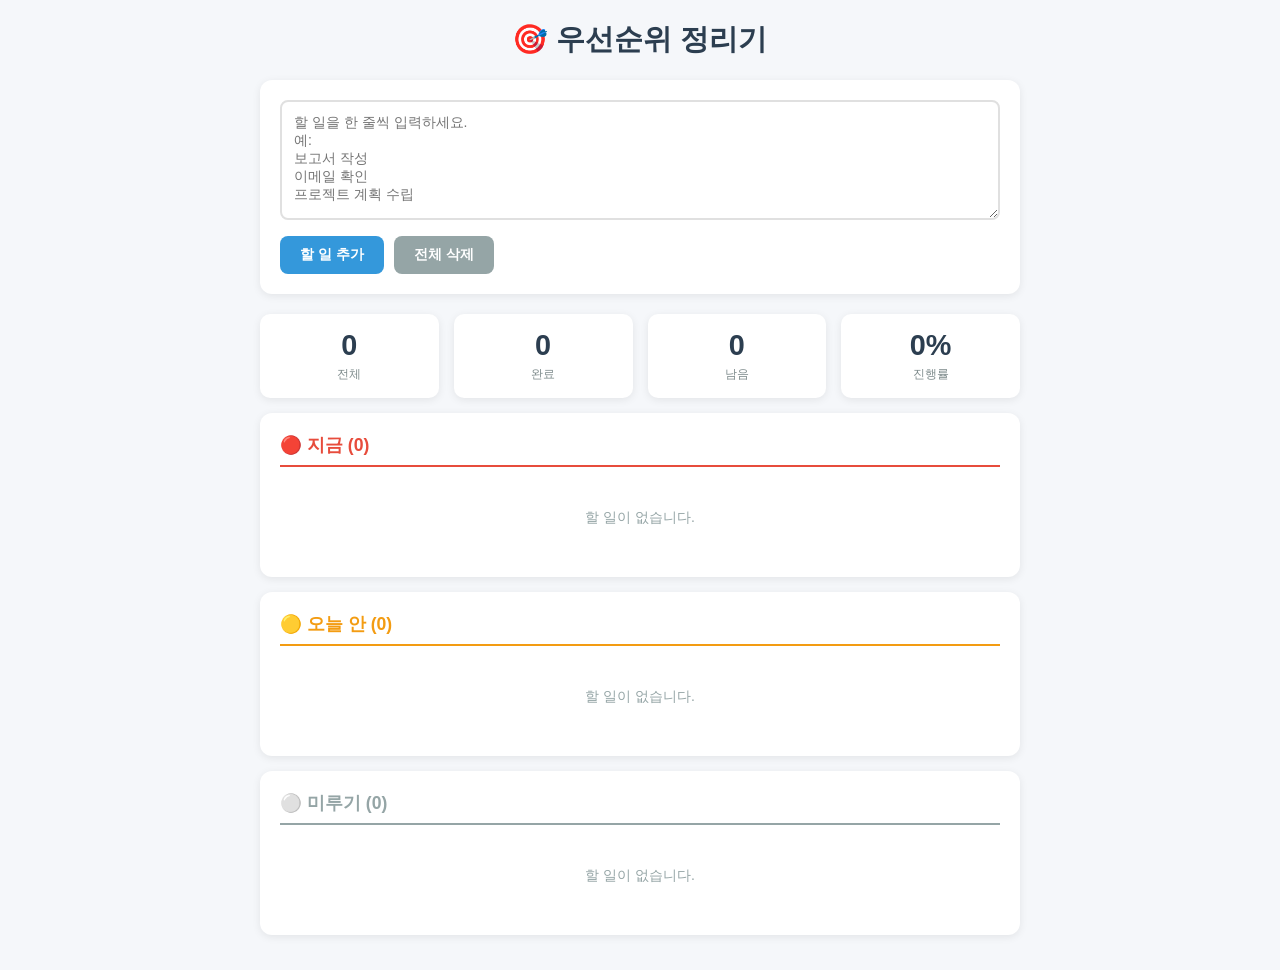
<file: priority-sorter/index.html>
<!DOCTYPE html>
<html lang="ko">
<head>
<meta charset="UTF-8">
<meta name="viewport" content="width=device-width, initial-scale=1.0">
<title>우선순위 정리기</title>
<style>
* { margin: 0; padding: 0; box-sizing: border-box; }
body { font-family: -apple-system, BlinkMacSystemFont, 'Segoe UI', Roboto, sans-serif; background: #f5f7fa; color: #333; min-height: 100vh; }
.container { max-width: 800px; margin: 0 auto; padding: 20px; }
h1 { text-align: center; margin-bottom: 20px; color: #2c3e50; font-size: 1.8em; }
.input-section { background: #fff; border-radius: 12px; padding: 20px; margin-bottom: 20px; box-shadow: 0 2px 8px rgba(0,0,0,0.08); }
textarea { width: 100%; min-height: 120px; padding: 12px; border: 2px solid #e0e0e0; border-radius: 8px; font-size: 14px; resize: vertical; font-family: inherit; }
textarea:focus { outline: none; border-color: #3498db; }
.btn { padding: 10px 20px; border: none; border-radius: 8px; cursor: pointer; font-size: 14px; font-weight: 600; transition: all 0.2s; }
.btn-primary { background: #3498db; color: #fff; }
.btn-primary:hover { background: #2980b9; }
.btn-secondary { background: #95a5a6; color: #fff; }
.btn-secondary:hover { background: #7f8c8d; }
.btn-danger { background: #e74c3c; color: #fff; }
.btn-danger:hover { background: #c0392b; }
.btn-group { display: flex; gap: 10px; margin-top: 12px; flex-wrap: wrap; }
.progress-bar { background: #ecf0f1; border-radius: 10px; height: 20px; margin: 15px 0; overflow: hidden; }
.progress-fill { background: linear-gradient(90deg, #27ae60, #2ecc71); height: 100%; border-radius: 10px; transition: width 0.3s; display: flex; align-items: center; justify-content: center; color: #fff; font-size: 12px; font-weight: 600; }
.group-section { background: #fff; border-radius: 12px; padding: 20px; margin-bottom: 15px; box-shadow: 0 2px 8px rgba(0,0,0,0.08); }
.group-title { font-size: 1.1em; font-weight: 700; margin-bottom: 12px; padding-bottom: 8px; border-bottom: 2px solid #ecf0f1; display: flex; align-items: center; gap: 8px; }
.group-now .group-title { color: #e74c3c; border-color: #e74c3c; }
.group-today .group-title { color: #f39c12; border-color: #f39c12; }
.group-later .group-title { color: #95a5a6; border-color: #95a5a6; }
.top3-section { background: linear-gradient(135deg, #667eea 0%, #764ba2 100%); color: #fff; border-radius: 12px; padding: 20px; margin-bottom: 20px; box-shadow: 0 4px 15px rgba(102,126,234,0.4); }
.top3-section h2 { margin-bottom: 12px; font-size: 1.2em; }
.top3-item { background: rgba(255,255,255,0.15); padding: 10px 14px; border-radius: 8px; margin-bottom: 8px; font-weight: 500; }
.task-item { display: flex; align-items: center; gap: 10px; padding: 10px 12px; border-bottom: 1px solid #f0f0f0; transition: background 0.2s; }
.task-item:hover { background: #f8f9fa; }
.task-item:last-child { border-bottom: none; }
.task-checkbox { width: 20px; height: 20px; cursor: pointer; accent-color: #27ae60; }
.task-text { flex: 1; font-size: 14px; }
.task-text.completed { text-decoration: line-through; color: #95a5a6; }
.deadline-select { padding: 4px 8px; border: 1px solid #ddd; border-radius: 4px; font-size: 12px; }
.delete-btn { background: none; border: none; color: #e74c3c; cursor: pointer; font-size: 16px; padding: 4px; }
.delete-btn:hover { color: #c0392b; }
.empty-state { text-align: center; padding: 30px; color: #95a5a6; font-size: 14px; }
.stats { display: flex; gap: 15px; margin-bottom: 15px; flex-wrap: wrap; }
.stat-card { flex: 1; min-width: 120px; background: #fff; padding: 15px; border-radius: 10px; text-align: center; box-shadow: 0 2px 8px rgba(0,0,0,0.08); }
.stat-number { font-size: 1.8em; font-weight: 700; color: #2c3e50; }
.stat-label { font-size: 12px; color: #7f8c8d; margin-top: 4px; }
@media (max-width: 600px) { .container { padding: 10px; } h1 { font-size: 1.4em; } .btn-group { flex-direction: column; } .btn { width: 100%; } }
</style>
</head>
<body>
<div class="container">
<h1>🎯 우선순위 정리기</h1>

<div class="input-section">
<textarea id="taskInput" placeholder="할 일을 한 줄씩 입력하세요.&#10;예:&#10;보고서 작성&#10;이메일 확인&#10;프로젝트 계획 수립"></textarea>
<div class="btn-group">
<button class="btn btn-primary" onclick="addTasks()">할 일 추가</button>
<button class="btn btn-secondary" onclick="clearAll()">전체 삭제</button>
</div>
</div>

<div class="stats" id="statsSection"></div>

<div class="progress-bar" id="progressBar" style="display:none;">
<div class="progress-fill" id="progressFill">0%</div>
</div>

<div class="top3-section" id="top3Section" style="display:none;">
<h2>🔥 오늘 먼저 할 3개</h2>
<div id="top3List"></div>
</div>

<div id="groupsContainer"></div>
</div>

<script>
const STORAGE_KEY = 'priority-sorter-tasks';

function loadTasks() {
try { return JSON.parse(localStorage.getItem(STORAGE_KEY)) || []; }
catch { return []; }
}

function saveTasks(tasks) {
localStorage.setItem(STORAGE_KEY, JSON.stringify(tasks));
}

function addTasks() {
const input = document.getElementById('taskInput');
const lines = input.value.split('\n').map(l => l.trim()).filter(l => l);
if (lines.length === 0) { alert('할 일을 입력해주세요.'); return; }

const tasks = loadTasks();
const now = Date.now();
lines.forEach((line, i) => {
tasks.push({ id: now + i, text: line, deadline: 'thisweek', completed: false, createdAt: now });
});
saveTasks(tasks);
input.value = '';
render();
}

function toggleTask(id) {
const tasks = loadTasks();
const task = tasks.find(t => t.id === id);
if (task) { task.completed = !task.completed; saveTasks(tasks); render(); }
}

function deleteTask(id) {
if (!confirm('삭제하시겠습니까?')) return;
const tasks = loadTasks().filter(t => t.id !== id);
saveTasks(tasks);
render();
}

function updateDeadline(id, deadline) {
const tasks = loadTasks();
const task = tasks.find(t => t.id === id);
if (task) { task.deadline = deadline; saveTasks(tasks); render(); }
}

function clearAll() {
if (!confirm('모든 할 일을 삭제하시겠습니까?')) return;
localStorage.removeItem(STORAGE_KEY);
render();
}

function getGroup(tasks, group) {
return tasks.filter(t => {
if (group === 'now') return t.deadline === 'today' && !t.completed;
if (group === 'today') return t.deadline === 'thisweek' && !t.completed;
if (group === 'later') return t.deadline === 'later' || t.completed;
return false;
});
}

function getTop3(tasks) {
const todayTasks = tasks.filter(t => t.deadline === 'today' && !t.completed);
const weekTasks = tasks.filter(t => t.deadline === 'thisweek' && !t.completed);
return [...todayTasks, ...weekTasks].slice(0, 3);
}

function render() {
const tasks = loadTasks();
const total = tasks.length;
const completed = tasks.filter(t => t.completed).length;
const progress = total > 0 ? Math.round((completed / total) * 100) : 0;

// Stats
const statsHtml = `
<div class="stat-card"><div class="stat-number">${total}</div><div class="stat-label">전체</div></div>
<div class="stat-card"><div class="stat-number">${completed}</div><div class="stat-label">완료</div></div>
<div class="stat-card"><div class="stat-number">${total - completed}</div><div class="stat-label">남음</div></div>
<div class="stat-card"><div class="stat-number">${progress}%</div><div class="stat-label">진행률</div></div>
`;
document.getElementById('statsSection').innerHTML = statsHtml;

// Progress bar
const progressBar = document.getElementById('progressBar');
if (total > 0) {
progressBar.style.display = 'block';
document.getElementById('progressFill').style.width = progress + '%';
document.getElementById('progressFill').textContent = progress + '%';
} else {
progressBar.style.display = 'none';
}

// Top 3
const top3 = getTop3(tasks);
const top3Section = document.getElementById('top3Section');
if (top3.length > 0) {
top3Section.style.display = 'block';
document.getElementById('top3List').innerHTML = top3.map(t =>
`<div class="top3-item">${escapeHtml(t.text)}</div>`
).join('');
} else {
top3Section.style.display = 'none';
}

// Groups
const groups = [
{ key: 'now', label: '🔴 지금', class: 'group-now' },
{ key: 'today', label: '🟡 오늘 안', class: 'group-today' },
{ key: 'later', label: '⚪ 미루기', class: 'group-later' }
];

let groupsHtml = '';
groups.forEach(g => {
const groupTasks = getGroup(tasks, g.key);
groupsHtml += `<div class="group-section ${g.class}">
<div class="group-title">${g.label} (${groupTasks.length})</div>`;
if (groupTasks.length === 0) {
groupsHtml += '<div class="empty-state">할 일이 없습니다.</div>';
} else {
groupsHtml += groupTasks.map(t => `
<div class="task-item">
<input type="checkbox" class="task-checkbox" ${t.completed ? 'checked' : ''} onchange="toggleTask(${t.id})">
<span class="task-text ${t.completed ? 'completed' : ''}">${escapeHtml(t.text)}</span>
<select class="deadline-select" onchange="updateDeadline(${t.id}, this.value)">
<option value="today" ${t.deadline === 'today' ? 'selected' : ''}>오늘</option>
<option value="thisweek" ${t.deadline === 'thisweek' ? 'selected' : ''}>이번주</option>
<option value="later" ${t.deadline === 'later' ? 'selected' : ''}>나중</option>
</select>
<button class="delete-btn" onclick="deleteTask(${t.id})">✕</button>
</div>
`).join('');
}
groupsHtml += '</div>';
});

document.getElementById('groupsContainer').innerHTML = groupsHtml;
}

function escapeHtml(text) {
const div = document.createElement('div');
div.textContent = text;
return div.innerHTML;
}

// Enter key to add
document.getElementById('taskInput').addEventListener('keydown', function(e) {
if (e.key === 'Enter' && e.ctrlKey) { addTasks(); }
});

render();
</script>
</body>
</html>
</file>
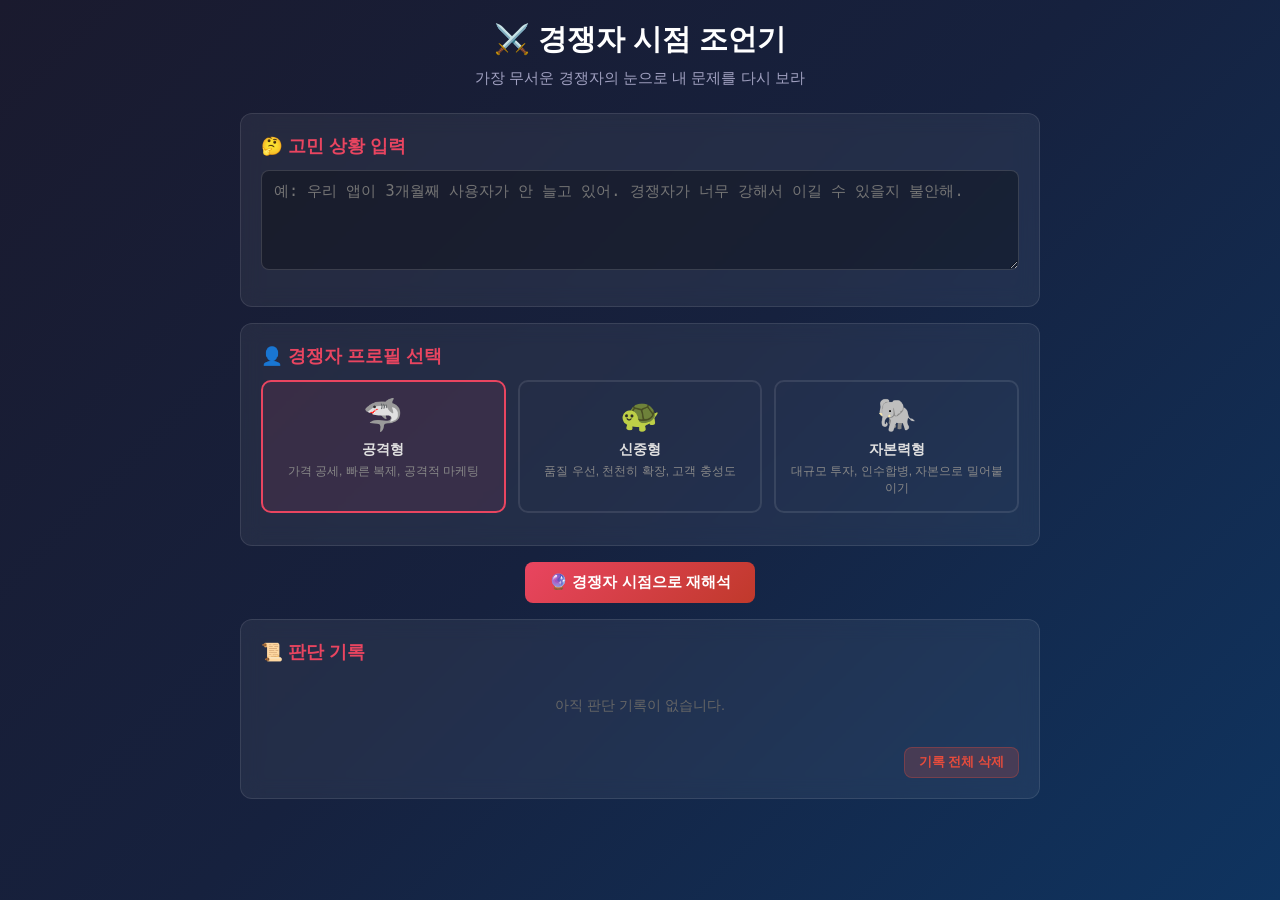
<file: rival-perspective/index.html>
<!DOCTYPE html>
<html lang="ko">
<head>
<meta charset="UTF-8">
<meta name="viewport" content="width=device-width, initial-scale=1.0">
<title>경쟁자 시점 조언기 — 솔로몬의 역설</title>
<style>
*{margin:0;padding:0;box-sizing:border-box}
body{font-family:'Segoe UI','Malgun Gothic',sans-serif;background:linear-gradient(135deg,#1a1a2e,#16213e,#0f3460);min-height:100vh;color:#e0e0e0;padding:20px}
.container{max-width:800px;margin:0 auto}
h1{text-align:center;font-size:1.8rem;margin-bottom:8px;color:#fff}
.subtitle{text-align:center;color:#a0a0c0;margin-bottom:24px;font-size:.95rem}
.card{background:rgba(255,255,255,.06);border:1px solid rgba(255,255,255,.1);border-radius:12px;padding:20px;margin-bottom:16px;backdrop-filter:blur(10px)}
.card h2{font-size:1.1rem;margin-bottom:12px;color:#e94560}
label{display:block;font-size:.85rem;color:#b0b0d0;margin-bottom:4px}
input,textarea,select{width:100%;padding:10px 12px;border:1px solid rgba(255,255,255,.15);border-radius:8px;background:rgba(0,0,0,.3);color:#e0e0e0;font-size:.95rem;margin-bottom:12px}
textarea{min-height:100px;resize:vertical}
input:focus,textarea:focus,select:focus{outline:none;border-color:#e94560}
.btn{display:inline-block;padding:10px 24px;border:none;border-radius:8px;cursor:pointer;font-size:.95rem;font-weight:600;transition:all .2s}
.btn-primary{background:linear-gradient(135deg,#e94560,#c0392b);color:#fff}
.btn-primary:hover{transform:translateY(-2px);box-shadow:0 4px 15px rgba(233,69,96,.4)}
.btn-secondary{background:rgba(255,255,255,.1);color:#e0e0e0;border:1px solid rgba(255,255,255,.2)}
.btn-danger{background:rgba(231,76,60,.2);color:#e74c3c;border:1px solid rgba(231,76,60,.3)}
.btn-sm{padding:6px 14px;font-size:.8rem}
.profile-grid{display:grid;grid-template-columns:repeat(3,1fr);gap:12px;margin-bottom:12px}
.profile-card{border:2px solid rgba(255,255,255,.1);border-radius:10px;padding:14px;text-align:center;cursor:pointer;transition:all .2s}
.profile-card:hover{border-color:rgba(233,69,96,.5)}
.profile-card.active{border-color:#e94560;background:rgba(233,69,96,.1)}
.profile-card .icon{font-size:2rem;margin-bottom:6px}
.profile-card .name{font-weight:700;font-size:.9rem}
.profile-card .desc{font-size:.75rem;color:#888;margin-top:4px}
.perspective{background:rgba(0,0,0,.2);border-left:3px solid #e94560;border-radius:0 8px 8px 0;padding:14px;margin-bottom:10px}
.perspective .title{font-weight:700;color:#e94560;margin-bottom:6px;font-size:.9rem}
.perspective .content{font-size:.85rem;line-height:1.6;color:#d0d0d0}
.emotion-alert{background:rgba(241,196,15,.1);border:1px solid rgba(241,196,15,.3);border-radius:8px;padding:12px;margin:10px 0;font-size:.85rem}
.emotion-alert .word{display:inline-block;background:rgba(241,196,15,.2);color:#f1c40f;padding:2px 8px;border-radius:4px;margin:2px;font-size:.8rem}
.emotion-alert .suggestion{display:block;margin-top:4px;color:#a0a0c0;font-size:.8rem}
.history-item{background:rgba(0,0,0,.2);border-radius:8px;padding:12px;margin-bottom:8px;font-size:.85rem}
.history-item .date{color:#e94560;font-size:.75rem}
.empty{text-align:center;color:#666;padding:20px;font-size:.9rem}
@media(max-width:600px){.profile-grid{grid-template-columns:1fr}h1{font-size:1.4rem}}
</style>
</head>
<body>
<div class="container">
<h1>⚔️ 경쟁자 시점 조언기</h1>
<p class="subtitle">가장 무서운 경쟁자의 눈으로 내 문제를 다시 보라</p>

<div class="card">
<h2>🤔 고민 상황 입력</h2>
<textarea id="situation" placeholder="예: 우리 앱이 3개월째 사용자가 안 늘고 있어. 경쟁자가 너무 강해서 이길 수 있을지 불안해."></textarea>
</div>

<div class="card">
<h2>👤 경쟁자 프로필 선택</h2>
<div class="profile-grid">
  <div class="profile-card active" data-profile="aggressive" onclick="selectProfile('aggressive')">
    <div class="icon">🦈</div>
    <div class="name">공격형</div>
    <div class="desc">가격 공세, 빠른 복제, 공격적 마케팅</div>
  </div>
  <div class="profile-card" data-profile="cautious" onclick="selectProfile('cautious')">
    <div class="icon">🐢</div>
    <div class="name">신중형</div>
    <div class="desc">품질 우선, 천천히 확장, 고객 충성도</div>
  </div>
  <div class="profile-card" data-profile="capital" onclick="selectProfile('capital')">
    <div class="icon">🐘</div>
    <div class="name">자본력형</div>
    <div class="desc">대규모 투자, 인수합병, 자본으로 밀어붙이기</div>
  </div>
</div>
</div>

<div style="text-align:center;margin:16px 0">
<button class="btn btn-primary" onclick="generate()">🔮 경쟁자 시점으로 재해석</button>
</div>

<div id="result"></div>

<div class="card">
<h2>📜 판단 기록</h2>
<div id="history"></div>
<div style="margin-top:12px;text-align:right">
<button class="btn btn-danger btn-sm" onclick="clearHistory()">기록 전체 삭제</button>
</div>
</div>
</div>

<script>
let selectedProfile = 'aggressive';

const PROFILES = {
  aggressive: {
    name: '공격형 경쟁자',
    icon: '🦈',
    perspectives: [
      {title:'가격 공격', template:'나는 당신의 제품을 50% 저렴하게 출시할 것이다. 당신은 가격을 낮출 것인가, 아니면 차별화로 버틸 것인가? 버틴다면 그 차별화가 정말 고객이 지불할 가치가 있는가?'},
      {title:'빠른 복제', template:'나는 당신의 핵심 기능을 2주 안에 복제해서 출시할 것이다. 당신의 진짜 방어막은 기능이 아니라 무엇인가? 브랜드? 데이터? 커뮤니티?'},
      {title:'마케팅 공세', template:'나는 당신의 타겟 고객에게 광고비의 3배를 쏟아부을 것이다. 당신은 어디에서 그를 이길 것인가? 그들이 닿지 않는 곳이 있는가?'}
    ]
  },
  cautious: {
    name: '신중형 경쟁자',
    icon: '🐢',
    perspectives: [
      {title:'품질 우선', template:'나는 당신의 제품을 더 정교하게 만들 것이다. 당신의 제품에서 고객이 가장 불만을 느끼는 부분은 무엇인가? 그것을 먼저 고치지 않으면 나에게 밀린다.'},
      {title:'고객 충성도', template:'나는 당신의 고객을 한 명씩 설득할 것이다. 당신의 고객이 당신을 선택한 진짜 이유는 무엇인가? 그 이유가 약해지면 고객은 나에게 간다.'},
      {title:'천천히 확장', template:'나는 당신이 방치한 틈새 시장부터 먹을 것이다. 당신이 무시하는 고객 그룹이 있는가? 그들이 모이면 나의 기반이 된다.'}
    ]
  },
  capital: {
    name: '자본력형 경쟁자',
    icon: '🐘',
    perspectives: [
      {title:'인수합병', template:'나는 당신의 협력사/공급사를 전부 인수할 것이다. 당신의 생태계에서 가장 약한 고리는 어디인가? 그 고리가 끊기면 당신은 어떻게 되는가?'},
      {title:'자본 소진전', template:'나는 당신이 적자로 운영하는 동안 3배 자본을 들여 시장을 선점할 것이다. 당신의 자본이 몇 개월 버틸 수 있는가? 그 전에 수익을 내는 방법이 있는가?'},
      {title:'인재 영입', template:'나는 당신의 핵심 인력을 2배 연봉으로 빼갈 것이다. 당신의 팀이 회사를 선택한 이유는 무엇인가? 돈 외에 무엇이 있는가?'}
    ]
  }
};

const EMOTION_WORDS = [
  {word:'불안', neutral:'우려'},
  {word:'두려움', neutral:'리스크'},
  {word:'답답', neutral:'정체'},
  {word:'화가', neutral:'불만'},
  {word:'짜증', neutral:'비효율'},
  {word:'절망', neutral:'한계'},
  {word:'조급', neutral:'시급'},
  {word:'불안해', neutral:'우려'},
  {word:'무서워', neutral:'리스크 인식'},
  {word:'재미없', neutral:'동기 부족'},
  {word:'지루', neutral:'흥미 저하'},
  {word:'짜증나', neutral:'불편'},
  {word:'화나', neutral:'불만'},
  {word:'절망적', neutral:'제약'},
  {word:'조급해', neutral:'긴급'},
  {word:'불안하다', neutral:'우려'},
  {word:'두렵다', neutral:'리스크'},
  {word:'답답하다', neutral:'정체'},
  {word:'화가 나', neutral:'불만'},
  {word:'짜증나', neutral:'비효율'},
  {word:'절망하다', neutral:'한계'},
  {word:'조급하다', neutral:'시급'},
  {word:'무섭다', neutral:'리스크 인식'},
  {word:'재미없다', neutral:'동기 부족'},
  {word:'지루하다', neutral:'흥미 저하'},
  {word:'짜증난다', neutral:'불편'},
  {word:'화난다', neutral:'불만'},
  {word:'절망적이다', neutral:'제약'},
  {word:'조급하다', neutral:'긴급'},
  {word:'불안해요', neutral:'우려'},
  {word:'두려워요', neutral:'리스크'},
  {word:'답답해요', neutral:'정체'},
  {word:'화가 나요', neutral:'불만'},
  {word:'짜증나요', neutral:'비효율'},
  {word:'절망해요', neutral:'한계'},
  {word:'조급해요', neutral:'시급'},
  {word:'무서워요', neutral:'리스크 인식'},
  {word:'재미없어요', neutral:'동기 부족'},
  {word:'지루해요', neutral:'흥미 저하'},
  {word:'짜증나요', neutral:'불편'},
  {word:'화나요', neutral:'불만'},
  {word:'절망적이에요', neutral:'제약'},
  {word:'조급해요', neutral:'긴급'},
  {word:'불안합니다', neutral:'우려'},
  {word:'두렵습니다', neutral:'리스크'},
  {word:'답답합니다', neutral:'정체'},
  {word:'화가 납니다', neutral:'불만'},
  {word:'짜증납니다', neutral:'비효율'},
  {word:'절망합니다', neutral:'한계'},
  {word:'조급합니다', neutral:'시급'},
  {word:'무섭습니다', neutral:'리스크 인식'},
  {word:'재미없습니다', neutral:'동기 부족'},
  {word:'지루합니다', neutral:'흥미 저하'},
  {word:'짜증납니다', neutral:'불편'},
  {word:'화납니다', neutral:'불만'},
  {word:'절망적입니다', neutral:'제약'},
  {word:'조급합니다', neutral:'긴급'}
];

function selectProfile(p){
  selectedProfile = p;
  document.querySelectorAll('.profile-card').forEach(c=>c.classList.remove('active'));
  document.querySelector(`[data-profile="${p}"]`).classList.add('active');
}

function detectEmotions(text){
  const found = [];
  EMOTION_WORDS.forEach(e=>{
    if(text.includes(e.word)){
      found.push({word:e.word, neutral:e.neutral});
    }
  });
  return found;
}

function solomonParadox(text){
  const advice = text.replace(/나는|내가|나의|우리|내/gi, m=>{
    const map = {'나는':'친구는','내가':'친구가','나의':'친구의','우리':'친구의','내':'친구의'};
    return map[m] || m;
  });
  return advice;
}

function generate(){
  const situation = document.getElementById('situation').value.trim();
  if(!situation){
    alert('고민 상황을 입력해주세요.');
    return;
  }

  const profile = PROFILES[selectedProfile];
  const emotions = detectEmotions(situation);
  const solomon = solomonParadox(situation);

  let emotionHtml = '';
  if(emotions.length > 0){
    emotionHtml = `<div class="emotion-alert">
      ⚠️ <strong>감정 단어 감지:</strong> ${emotions.map(e=>`<span class="word">${e.word} → ${e.neutral}</span>`).join('')}
      <span class="suggestion">💡 중립 표현으로 바꾸면 더 객관적인 판단이 가능합니다.</span>
    </div>`;
  }

  const perspectives = profile.perspectives.map((p,i)=>`
    <div class="perspective">
      <div class="title">${profile.icon} 관점 ${i+1}: ${p.title}</div>
      <div class="content">${p.template}</div>
    </div>
  `).join('');

  document.getElementById('result').innerHTML = `
    <div class="card">
      <h2>🪞 솔로몬의 역설 — 친구에게 조언하듯</h2>
      <div style="background:rgba(0,0,0,.2);border-radius:8px;padding:14px;font-size:.9rem;line-height:1.7;color:#d0d0d0">
        "${solomon}"
      </div>
    </div>
    ${emotionHtml}
    <div class="card">
      <h2>${profile.icon} ${profile.name}의 관점에서 재해석</h2>
      ${perspectives}
    </div>
  `;

  saveHistory({
    date: new Date().toLocaleString('ko-KR'),
    situation: situation.substring(0,100),
    profile: profile.name,
    emotions: emotions.length
  });
  renderHistory();
}

function saveHistory(record){
  let h = JSON.parse(localStorage.getItem('rival_history')||'[]');
  h.unshift(record);
  if(h.length>50) h = h.slice(0,50);
  localStorage.setItem('rival_history', JSON.stringify(h));
}

function renderHistory(){
  const h = JSON.parse(localStorage.getItem('rival_history')||'[]');
  const el = document.getElementById('history');
  if(h.length===0){
    el.innerHTML = '<div class="empty">아직 판단 기록이 없습니다.</div>';
    return;
  }
  el.innerHTML = h.map(r=>`
    <div class="history-item">
      <div class="date">${r.date} · ${r.profile}</div>
      <div>${r.situation}${r.situation.length>=100?'...':''}</div>
      ${r.emotions>0?`<div style="color:#f1c40f;font-size:.75rem;margin-top:4px">감정 단어 ${r.emotions}개 감지</div>`:''}
    </div>
  `).join('');
}

function clearHistory(){
  if(confirm('모든 판단 기록을 삭제하시겠습니까?')){
    localStorage.removeItem('rival_history');
    renderHistory();
  }
}

renderHistory();
</script>
</body>
</html>
</file>
<file: excel-auto-transform/assets/index-D0pWwU9s.css>
*{margin:0;padding:0;box-sizing:border-box}body{font-family:-apple-system,BlinkMacSystemFont,Segoe UI,Roboto,Noto Sans KR,sans-serif;background:#f5f7fa;color:#1a1a2e;line-height:1.6}#root{min-height:100vh}.container{max-width:1200px;margin:0 auto;padding:20px}.btn{display:inline-block;padding:12px 24px;border:none;border-radius:8px;font-size:16px;font-weight:600;cursor:pointer;transition:all .2s}.btn-primary{background:#4f46e5;color:#fff}.btn-primary:hover{background:#4338ca}.btn-secondary{background:#e5e7eb;color:#374151}.btn-secondary:hover{background:#d1d5db}.btn:disabled{opacity:.5;cursor:not-allowed}.card{background:#fff;border-radius:12px;padding:24px;box-shadow:0 1px 3px #0000001a;margin-bottom:20px}.card-title{font-size:20px;font-weight:700;margin-bottom:16px;color:#111827}.upload-zone{border:3px dashed #d1d5db;border-radius:16px;padding:60px 40px;text-align:center;cursor:pointer;transition:all .3s;background:#fafafa}.upload-zone:hover,.upload-zone.dragover{border-color:#4f46e5;background:#eef2ff}.upload-zone h3{font-size:24px;margin-bottom:12px;color:#374151}.upload-zone p{color:#6b7280;margin-bottom:20px}.sheet-tabs{display:flex;gap:8px;margin-bottom:16px;flex-wrap:wrap}.sheet-tab{padding:8px 16px;border:2px solid #e5e7eb;border-radius:8px;background:#fff;cursor:pointer;font-size:14px;font-weight:500;transition:all .2s}.sheet-tab:hover{border-color:#4f46e5}.sheet-tab.active{border-color:#4f46e5;background:#eef2ff;color:#4f46e5}.data-table{width:100%;border-collapse:collapse;font-size:13px}.data-table th{background:#f3f4f6;padding:10px 12px;text-align:left;font-weight:600;border-bottom:2px solid #e5e7eb;white-space:nowrap}.data-table td{padding:8px 12px;border-bottom:1px solid #f3f4f6;max-width:200px;overflow:hidden;text-overflow:ellipsis;white-space:nowrap}.data-table tr:hover{background:#f9fafb}.table-wrapper{overflow-x:auto;max-height:500px;overflow-y:auto;border:1px solid #e5e7eb;border-radius:8px}.transform-options{display:grid;grid-template-columns:repeat(auto-fit,minmax(250px,1fr));gap:16px;margin-bottom:20px}.transform-option{border:2px solid #e5e7eb;border-radius:12px;padding:20px;cursor:pointer;transition:all .2s}.transform-option:hover{border-color:#4f46e5}.transform-option.selected{border-color:#4f46e5;background:#eef2ff}.transform-option h4{font-size:16px;margin-bottom:8px;color:#111827}.transform-option p{font-size:14px;color:#6b7280}.preview-section{display:grid;grid-template-columns:1fr 1fr;gap:20px;margin-bottom:20px}@media (max-width: 768px){.preview-section{grid-template-columns:1fr}}.preview-box{border:1px solid #e5e7eb;border-radius:8px;overflow:hidden}.preview-box h4{background:#f3f4f6;padding:12px 16px;font-size:14px;font-weight:600}.preview-box .table-wrapper{border:none;border-radius:0}.log-section{background:#1f2937;color:#e5e7eb;border-radius:8px;padding:16px;font-family:Consolas,Monaco,monospace;font-size:13px;max-height:200px;overflow-y:auto}.log-entry{padding:4px 0;border-bottom:1px solid #374151}.log-entry:last-child{border-bottom:none}.log-time{color:#9ca3af;margin-right:8px}.preset-list{display:flex;flex-direction:column;gap:8px}.preset-item{display:flex;justify-content:space-between;align-items:center;padding:12px 16px;border:1px solid #e5e7eb;border-radius:8px;background:#fff}.preset-item:hover{border-color:#4f46e5}.preset-info h4{font-size:14px;font-weight:600}.preset-info p{font-size:12px;color:#6b7280}.badge{display:inline-block;padding:2px 8px;border-radius:12px;font-size:11px;font-weight:600}.badge-number{background:#dbeafe;color:#1e40af}.badge-text{background:#dcfce7;color:#166534}.badge-date{background:#fef3c7;color:#92400e}.badge-boolean{background:#f3e8ff;color:#6b21a8}.navbar{background:#fff;border-bottom:1px solid #e5e7eb;padding:16px 0;margin-bottom:30px}.navbar .container{display:flex;justify-content:space-between;align-items:center;padding:0 20px}.navbar-brand{font-size:20px;font-weight:700;color:#4f46e5;text-decoration:none}.navbar-nav{display:flex;gap:20px}.navbar-nav a{color:#6b7280;text-decoration:none;font-weight:500}.navbar-nav a:hover{color:#4f46e5}.landing{text-align:center;padding:80px 20px}.landing h1{font-size:48px;margin-bottom:16px;color:#111827}.landing p{font-size:20px;color:#6b7280;margin-bottom:40px}.landing .btn{font-size:18px;padding:16px 32px}.privacy-notice{background:#ecfdf5;border:1px solid #a7f3d0;border-radius:8px;padding:12px 16px;margin-top:20px;font-size:14px;color:#065f46}.empty-state{text-align:center;padding:60px 20px;color:#9ca3af}.empty-state h3{font-size:20px;margin-bottom:8px;color:#6b7280}.loading{text-align:center;padding:40px;color:#6b7280}.spinner{display:inline-block;width:40px;height:40px;border:4px solid #e5e7eb;border-top-color:#4f46e5;border-radius:50%;animation:spin 1s linear infinite;margin-bottom:16px}@keyframes spin{to{transform:rotate(360deg)}}.column-list{display:flex;flex-wrap:wrap;gap:8px;margin-top:12px}.column-tag{background:#f3f4f6;padding:4px 12px;border-radius:16px;font-size:12px;font-weight:500}.stats-grid{display:grid;grid-template-columns:repeat(auto-fit,minmax(150px,1fr));gap:16px;margin-bottom:20px}.stat-card{background:#f9fafb;border-radius:8px;padding:16px;text-align:center}.stat-value{font-size:28px;font-weight:700;color:#4f46e5}.stat-label{font-size:12px;color:#6b7280;margin-top:4px}
</file>
